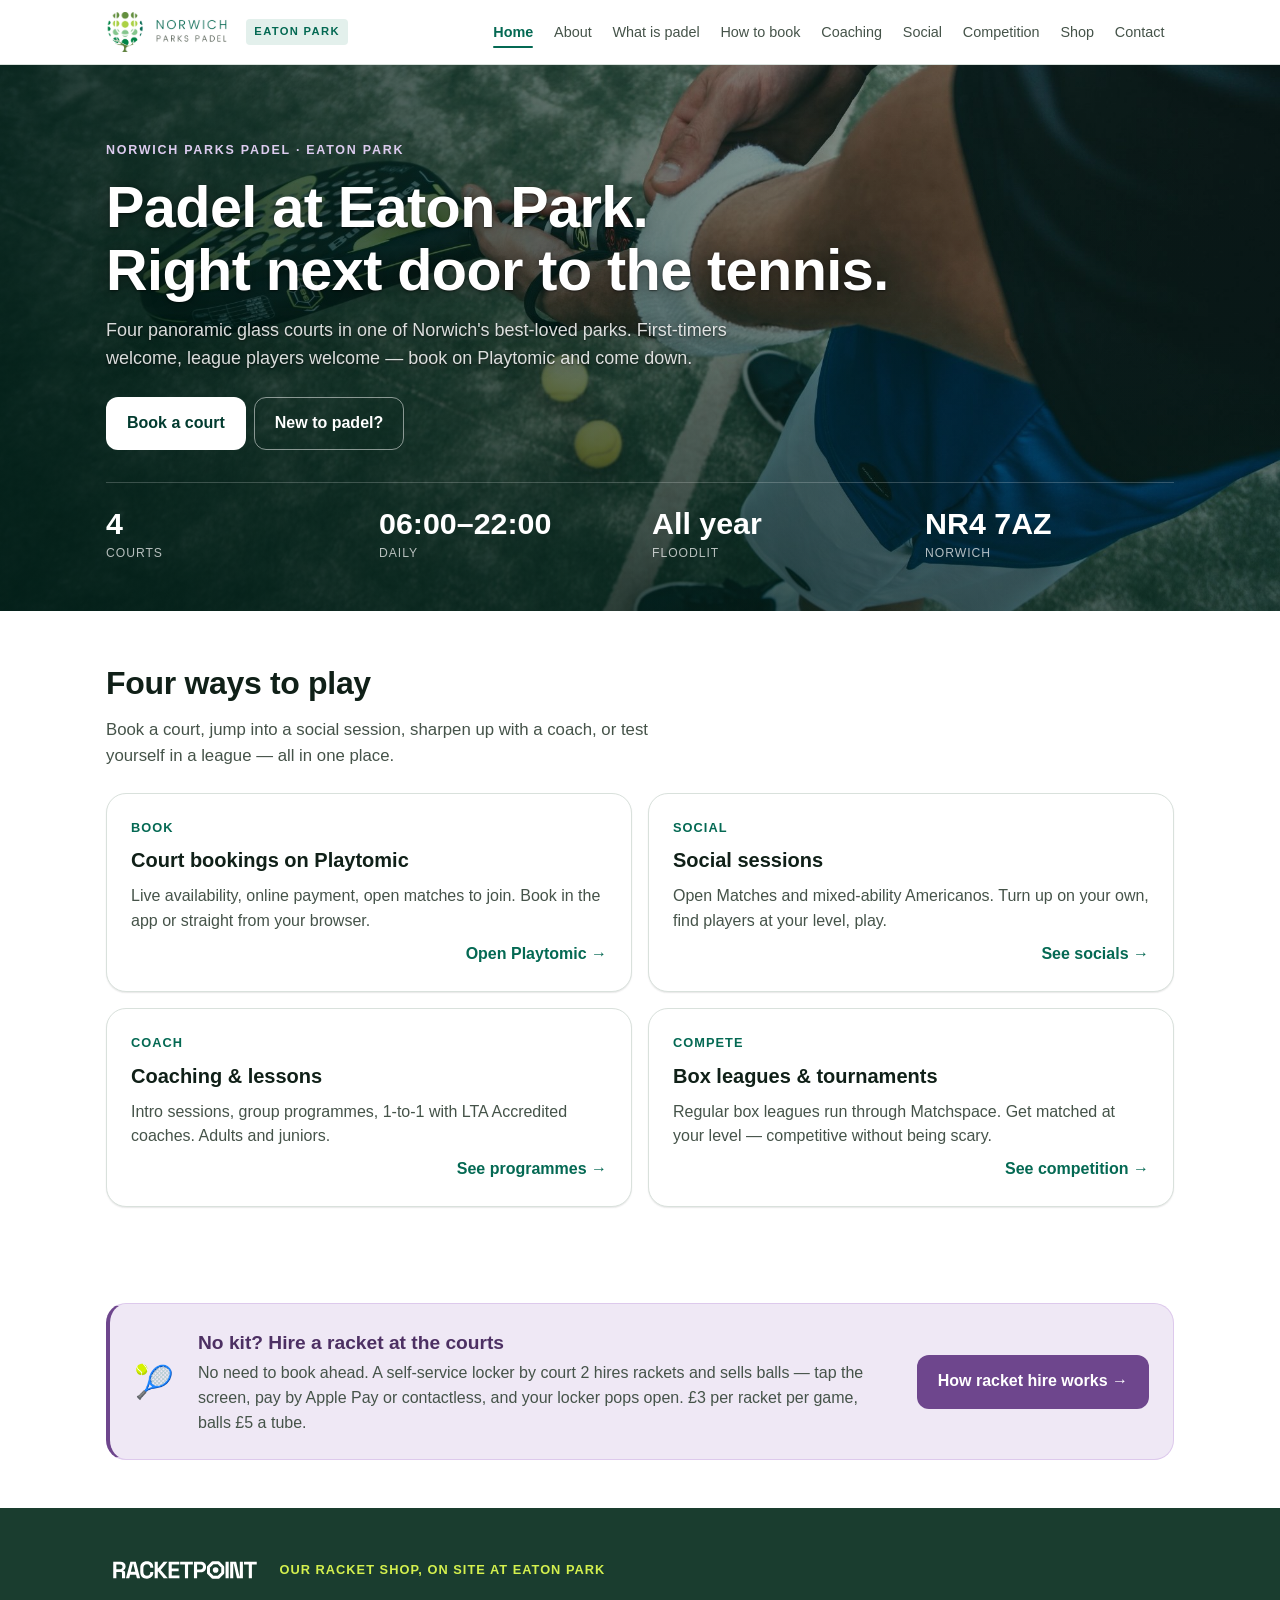
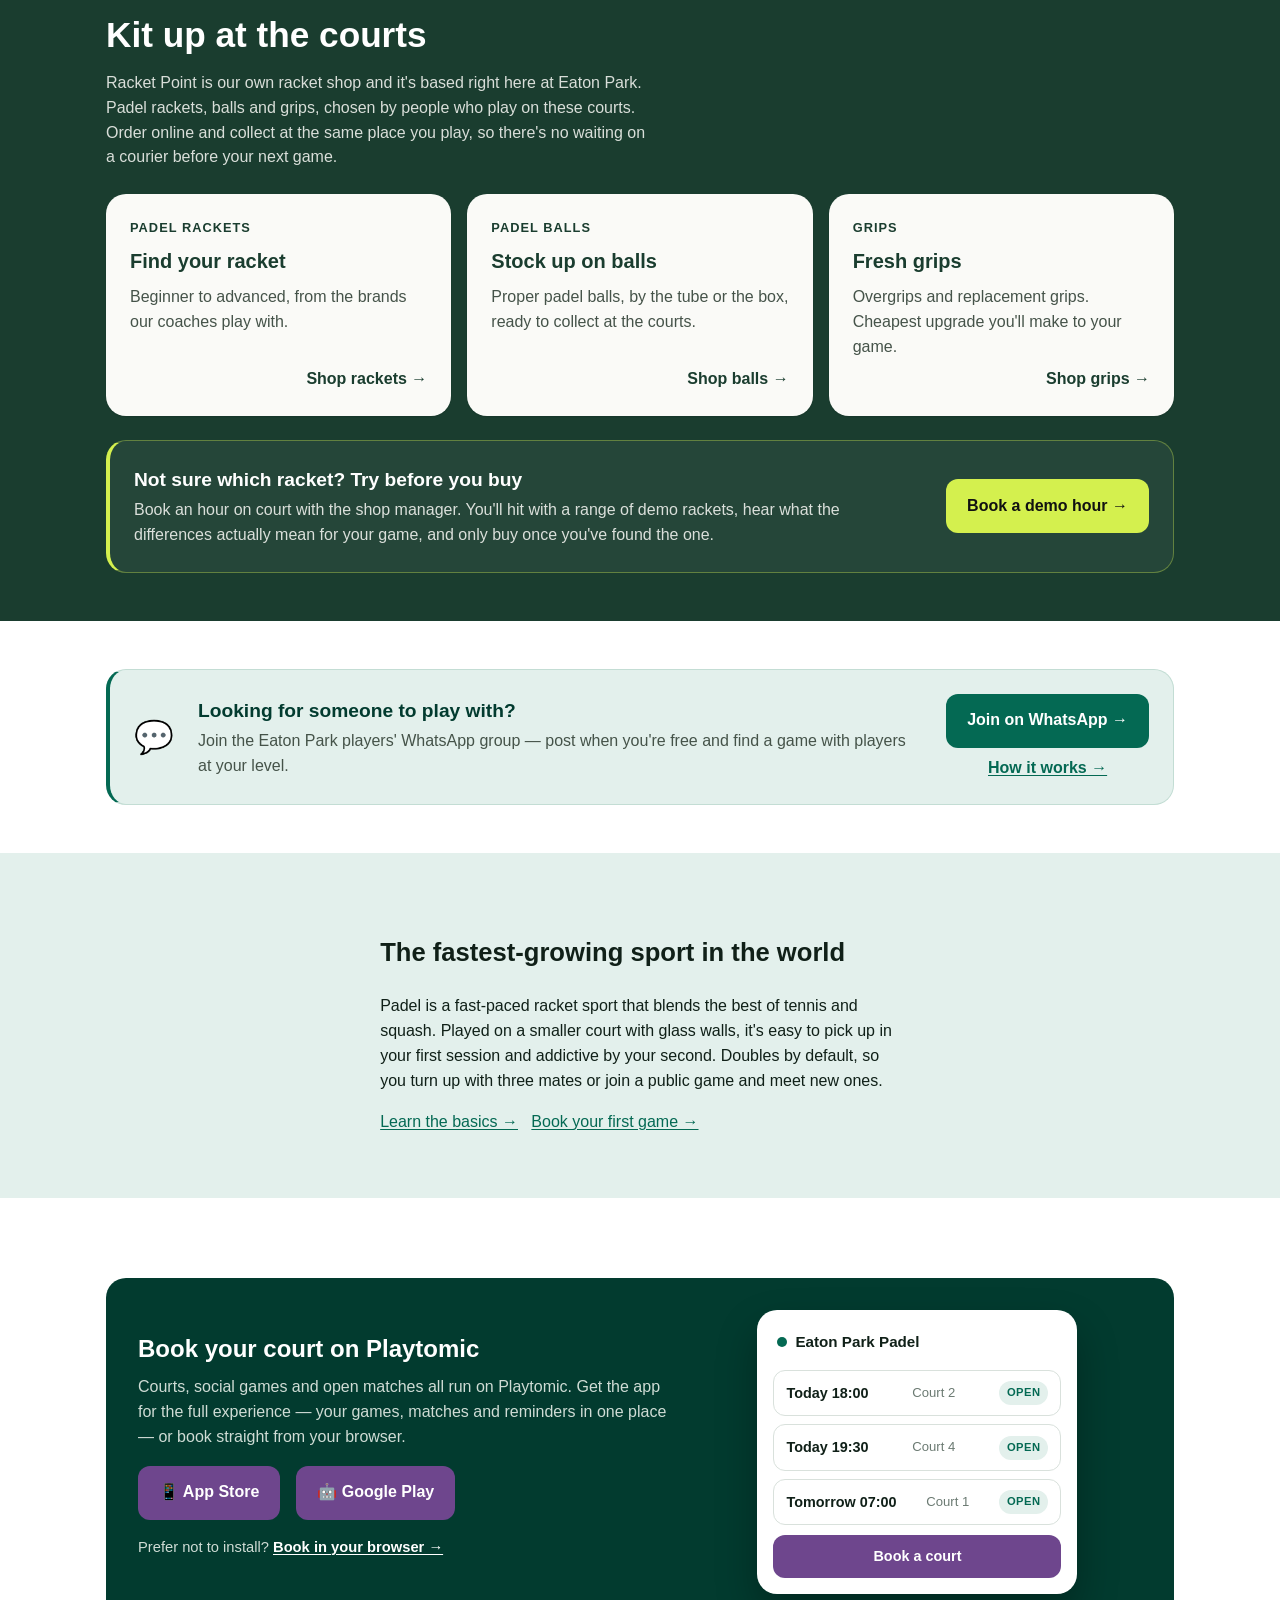
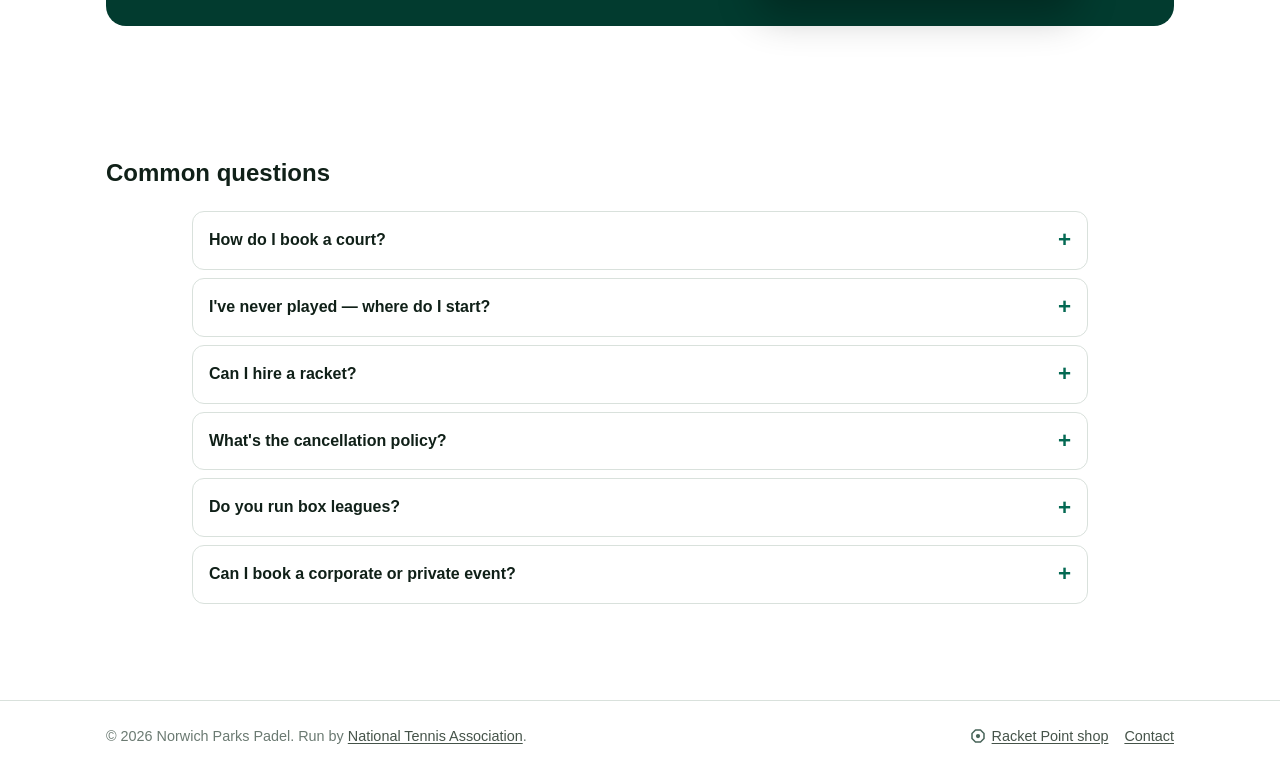
<file: index.html>
<!doctype html>
<html lang="en-GB">
<head>
  <meta charset="utf-8" />
  <meta name="viewport" content="width=device-width, initial-scale=1" />
  <title>Eaton Park Padel — Norwich</title>
  <meta name="description" content="Padel at Eaton Park, Norwich. Book a court on Playtomic, take coaching, join socials, enter box leagues." />
  <link rel="canonical" href="https://eatonparkpadel.org.uk/" />
  <meta property="og:type" content="website" />
  <meta property="og:site_name" content="Norwich Parks Padel — Eaton Park" />
  <meta property="og:title" content="Eaton Park Padel — Norwich" />
  <meta property="og:description" content="Padel at Eaton Park, Norwich. Book a court on Playtomic, take coaching, join socials, enter box leagues." />
  <meta property="og:url" content="https://eatonparkpadel.org.uk/" />
  <meta property="og:image" content="https://eatonparkpadel.org.uk/images/og-image.jpg" />
  <meta property="og:image:width" content="1200" />
  <meta property="og:image:height" content="630" />
  <meta property="og:image:alt" content="Norwich Parks Padel at Eaton Park" />
  <meta name="twitter:card" content="summary_large_image" />
  <meta name="twitter:title" content="Eaton Park Padel — Norwich" />
  <meta name="twitter:description" content="Padel at Eaton Park, Norwich. Book a court on Playtomic, take coaching, join socials, enter box leagues." />
  <meta name="twitter:image" content="https://eatonparkpadel.org.uk/images/og-image.jpg" />
  <link rel="icon" href="/favicon-2.ico" />
  <link rel="stylesheet" href="/css/styles.css" />
</head>
<body>
  <a href="#main" class="sr-only">Skip to content</a>

  <header class="site-header">
    <div class="container site-header__inner">
      <a class="brand" href="/" aria-label="Norwich Parks Padel — Eaton Park">
        <img class="brand__logo" src="/images/logo/norwich-parks-padel-horizontal.png" srcset="/images/logo/norwich-parks-padel-horizontal.png 1x, /images/logo/norwich-parks-padel-horizontal@2x.png 2x" alt="Norwich Parks Padel" width="200" height="62" />
        <span class="brand__venue">Eaton Park</span>
      </a>
      <button class="nav-toggle" aria-controls="primary-nav" aria-expanded="false" aria-label="Open menu">
        <svg viewBox="0 0 24 24" aria-hidden="true" focusable="false"><path fill="currentColor" d="M3 6h18v2H3zM3 11h18v2H3zM3 16h18v2H3z"/></svg>
      </button>
      <nav id="primary-nav" class="nav" data-open="false" aria-label="Primary">
        <ul>
          <li><a href="/" aria-current="page">Home</a></li>
          <li><a href="/about.html">About</a></li>
          <li><a href="/what-is-padel.html">What is padel</a></li>
          <li><a href="/how-to-book.html">How to book</a></li>
          <li><a href="/coaching.html">Coaching</a></li>
          <li><a href="/social.html">Social</a></li>
          <li><a href="/competition.html">Competition</a></li>
          <li><a href="https://racketpoint.co.uk/collections/padel-rackets" target="_blank" rel="noopener">Shop</a></li>
          <li><a href="/contact.html">Contact</a></li>
        </ul>
      </nav>
    </div>
  </header>

  <main id="main">
    <section class="hero hero--home">
      <img class="hero__photo" src="/images/hero/home.jpg" alt="" onerror="this.remove()" />
      <div class="container hero__inner">
        <p class="hero__eyebrow">Norwich Parks Padel · Eaton Park</p>
        <h1>Padel at Eaton Park.<br />Right next door to the tennis.</h1>
        <p class="lede">Four panoramic glass courts in one of Norwich's best-loved parks. First-timers welcome, league players welcome — book on Playtomic and come down.</p>
        <div class="hero__cta">
          <a class="btn btn--primary" href="https://playtomic.com/clubs/eaton-park-padel" target="_blank" rel="noopener">Book a court</a>
          <a class="btn btn--ghost" href="/what-is-padel.html">New to padel?</a>
        </div>
        <ul class="hero__stats" aria-label="At a glance">
          <li><span class="hero__stat-num">4</span><span class="hero__stat-label">Courts</span></li>
          <li><span class="hero__stat-num">06:00–22:00</span><span class="hero__stat-label">Daily</span></li>
          <li><span class="hero__stat-num">All year</span><span class="hero__stat-label">Floodlit</span></li>
          <li><span class="hero__stat-num">NR4 7AZ</span><span class="hero__stat-label">Norwich</span></li>
        </ul>
      </div>
    </section>

    <section class="section">
      <div class="container">
        <div class="section__head">
          <h2 class="section__title">Four ways to play</h2>
          <p class="section__sub">Book a court, jump into a social session, sharpen up with a coach, or test yourself in a league — all in one place.</p>
        </div>
        <div class="cards">

          <a class="card" href="https://playtomic.com/clubs/eaton-park-padel" target="_blank" rel="noopener">
            <span class="card__eyebrow">Book</span>
            <h3>Court bookings on Playtomic</h3>
            <p>Live availability, online payment, open matches to join. Book in the app or straight from your browser.</p>
            <span class="card__arrow" aria-hidden="true">Open Playtomic →</span>
          </a>

          <a class="card" href="/social.html">
            <span class="card__eyebrow">Social</span>
            <h3>Social sessions</h3>
            <p>Open Matches and mixed-ability Americanos. Turn up on your own, find players at your level, play.</p>
            <span class="card__arrow" aria-hidden="true">See socials →</span>
          </a>

          <a class="card" href="/coaching.html">
            <span class="card__eyebrow">Coach</span>
            <h3>Coaching &amp; lessons</h3>
            <p>Intro sessions, group programmes, 1-to-1 with LTA Accredited coaches. Adults and juniors.</p>
            <span class="card__arrow" aria-hidden="true">See programmes →</span>
          </a>

          <a class="card" href="/competition.html">
            <span class="card__eyebrow">Compete</span>
            <h3>Box leagues &amp; tournaments</h3>
            <p>Regular box leagues run through Matchspace. Get matched at your level — competitive without being scary.</p>
            <span class="card__arrow" aria-hidden="true">See competition →</span>
          </a>

        </div>
      </div>
    </section>

    <section class="section">
      <div class="container">
        <div class="racket-cta">
          <span class="racket-cta__icon" aria-hidden="true">🎾</span>
          <div class="racket-cta__body">
            <h2>No kit? Hire a racket at the courts</h2>
            <p>No need to book ahead. A self-service locker by court 2 hires rackets and sells balls — tap the screen, pay by Apple Pay or contactless, and your locker pops open. £3 per racket per game, balls £5 a tube.</p>
          </div>
          <a class="btn btn--racket" href="/how-to-book.html#racket-hire">How racket hire works →</a>
        </div>
      </div>
    </section>

    <!-- Racket Point — our racket shop, on site at Eaton Park -->
    <section class="section shop" id="shop" aria-labelledby="shop-title">
      <div class="container">
        <div class="shop__head">
          <img class="shop__logo" src="/images/logo/racket-point-wordmark-white.svg" alt="Racket Point" width="180" height="32" loading="lazy" />
          <span class="shop__eyebrow">Our racket shop, on site at Eaton Park</span>
        </div>
        <h2 class="shop__title" id="shop-title">Kit up at the courts</h2>
        <p class="shop__lede">Racket Point is our own racket shop and it's based right here at Eaton Park. Padel rackets, balls and grips, chosen by people who play on these courts. Order online and collect at the same place you play, so there's no waiting on a courier before your next game.</p>

        <div class="shop__grid">
          <a class="shop__tile" href="https://racketpoint.co.uk/collections/padel-rackets" target="_blank" rel="noopener">
            <span class="shop__tile-eyebrow">Padel rackets</span>
            <h3>Find your racket</h3>
            <p>Beginner to advanced, from the brands our coaches play with.</p>
            <span class="shop__tile-arrow" aria-hidden="true">Shop rackets →</span>
          </a>
          <a class="shop__tile" href="https://racketpoint.co.uk/collections/padel-balls" target="_blank" rel="noopener">
            <span class="shop__tile-eyebrow">Padel balls</span>
            <h3>Stock up on balls</h3>
            <p>Proper padel balls, by the tube or the box, ready to collect at the courts.</p>
            <span class="shop__tile-arrow" aria-hidden="true">Shop balls →</span>
          </a>
          <a class="shop__tile" href="https://racketpoint.co.uk/collections/grips" target="_blank" rel="noopener">
            <span class="shop__tile-eyebrow">Grips</span>
            <h3>Fresh grips</h3>
            <p>Overgrips and replacement grips. Cheapest upgrade you'll make to your game.</p>
            <span class="shop__tile-arrow" aria-hidden="true">Shop grips →</span>
          </a>
        </div>

        <div class="shop__demo">
          <div class="shop__demo-body">
            <h3>Not sure which racket? Try before you buy</h3>
            <p>Book an hour on court with the shop manager. You'll hit with a range of demo rackets, hear what the differences actually mean for your game, and only buy once you've found the one.</p>
          </div>
          <a class="btn btn--shop" href="https://racketpoint.co.uk/products/racket-demo-session-norwich?variant=55170781938001" target="_blank" rel="noopener">Book a demo hour →</a>
        </div>
      </div>
    </section>

    <section class="section">
      <div class="container">
        <div class="signpost">
          <span class="signpost__icon" aria-hidden="true">💬</span>
          <div class="signpost__body">
            <h2>Looking for someone to play with?</h2>
            <p>Join the Eaton Park players' WhatsApp group — post when you're free and find a game with players at your level.</p>
          </div>
          <div class="signpost__actions">
            <a class="btn btn--primary" href="https://chat.whatsapp.com/IaMbknXrYeF8EwTE1KRuEY?mode=gi_t" target="_blank" rel="noopener">Join on WhatsApp →</a>
            <a class="signpost__link" href="/social.html#whatsapp">How it works →</a>
          </div>
        </div>
      </div>
    </section>

    <section class="section section--soft">
      <div class="container prose">
        <h2>The fastest-growing sport in the world</h2>
        <p>Padel is a fast-paced racket sport that blends the best of tennis and squash. Played on a smaller court with glass walls, it's easy to pick up in your first session and addictive by your second. Doubles by default, so you turn up with three mates or join a public game and meet new ones.</p>
        <p><a href="/what-is-padel.html">Learn the basics →</a> &nbsp; <a href="/how-to-book.html">Book your first game →</a></p>
      </div>
    </section>

    <section class="section">
      <div class="container">
        <div class="cta-banner">
          <div>
            <h2>Book your court on Playtomic</h2>
            <p>Courts, social games and open matches all run on Playtomic. Get the app for the full experience — your games, matches and reminders in one place — or book straight from your browser.</p>
            <div class="booking">
              <div class="app-links">
                <a class="btn btn--primary" href="https://apps.apple.com/gb/app/playtomic-play-padel/id1242321076" target="_blank" rel="noopener">📱 App Store</a>
                <a class="btn btn--primary" href="https://play.google.com/store/apps/details?id=com.playtomic" target="_blank" rel="noopener">🤖 Google Play</a>
              </div>
              <p class="booking__alt">Prefer not to install? <a href="https://playtomic.com/clubs/eaton-park-padel" target="_blank" rel="noopener">Book in your browser →</a></p>
            </div>
          </div>
          <div class="cta-banner__visual" aria-hidden="true">
            <div class="app-mock">
              <div class="app-mock__head">Eaton Park Padel</div>
              <div class="app-mock__slot"><span class="app-mock__time">Today 18:00</span><span class="app-mock__court">Court 2</span><span class="app-mock__tag">Open</span></div>
              <div class="app-mock__slot"><span class="app-mock__time">Today 19:30</span><span class="app-mock__court">Court 4</span><span class="app-mock__tag">Open</span></div>
              <div class="app-mock__slot"><span class="app-mock__time">Tomorrow 07:00</span><span class="app-mock__court">Court 1</span><span class="app-mock__tag">Open</span></div>
              <div class="app-mock__book">Book a court</div>
            </div>
          </div>
        </div>
      </div>
    </section>

    <section class="section">
      <div class="container">
        <h2 style="margin-top:0;">Common questions</h2>
        <div class="faqs">
          <details>
            <summary>How do I book a court?</summary>
            <div><p>Court bookings go through Playtomic — in the app or straight from your browser. Search for Eaton Park Padel and pick a slot. Full walk-through on the <a href="/how-to-book.html">How to book</a> page.</p></div>
          </details>
          <details>
            <summary>I've never played — where do I start?</summary>
            <div><p>Book onto an Intro to Padel session — they run weekly and are designed for absolute beginners. See <a href="/coaching.html">Coaching</a> for upcoming dates.</p></div>
          </details>
          <details>
            <summary>Can I hire a racket?</summary>
            <div><p>Yes — there's a self-service hire locker by court 2. Hire a racket for £3 per game and buy balls for £5 a tube, right there at the courts, with no need to book ahead. Pay by Apple Pay or contactless. <a href="/how-to-book.html#racket-hire">See how it works →</a></p></div>
          </details>
          <details>
            <summary>What's the cancellation policy?</summary>
            <div><p>Cancel through Playtomic more than 24 hours before your game for a full refund.</p></div>
          </details>
          <details>
            <summary>Do you run box leagues?</summary>
            <div><p>Yes — monthly box leagues run through Matchspace. See the <a href="/competition.html">Competition</a> page.</p></div>
          </details>
          <details>
            <summary>Can I book a corporate or private event?</summary>
            <div><p>Yes — drop us a line via the <a href="/contact.html">Contact</a> page and we'll set it up.</p></div>
          </details>
        </div>
      </div>
    </section>
  </main>

  <footer class="site-footer">
    <div class="container site-footer__inner">
      <span>&copy; <span data-year>2026</span> Norwich Parks Padel. Run by <a href="https://nationaltennis.org.uk" rel="noopener">National Tennis Association</a>.</span>
      <span class="site-footer__links"><a class="site-footer__shop" href="https://racketpoint.co.uk/collections/padel-rackets" target="_blank" rel="noopener"><img src="/images/logo/racket-point-mark.svg" alt="" width="16" height="16" /> Racket Point shop</a><a href="/contact.html">Contact</a></span>
    </div>
  </footer>

  <script src="/js/main.js" defer></script>
  <!-- Intercom chat widget (visitor / no-login) -->
  <script>
    window.intercomSettings = {
      api_base: "https://api-iam.intercom.io",
      app_id: "x44geud6",
    };
  </script>
  <script>
    // We pre-filled your app ID in the widget URL: 'https://widget.intercom.io/widget/x44geud6'
    (function(){var w=window;var ic=w.Intercom;if(typeof ic==="function"){ic('reattach_activator');ic('update',w.intercomSettings);}else{var d=document;var i=function(){i.c(arguments);};i.q=[];i.c=function(args){i.q.push(args);};w.Intercom=i;var l=function(){var s=d.createElement('script');s.type='text/javascript';s.async=true;s.src='https://widget.intercom.io/widget/x44geud6';var x=d.getElementsByTagName('script')[0];x.parentNode.insertBefore(s,x);};if(document.readyState==='complete'){l();}else if(w.attachEvent){w.attachEvent('onload',l);}else{w.addEventListener('load',l,false);}}})();
  </script>
</body>
</html>
</file>
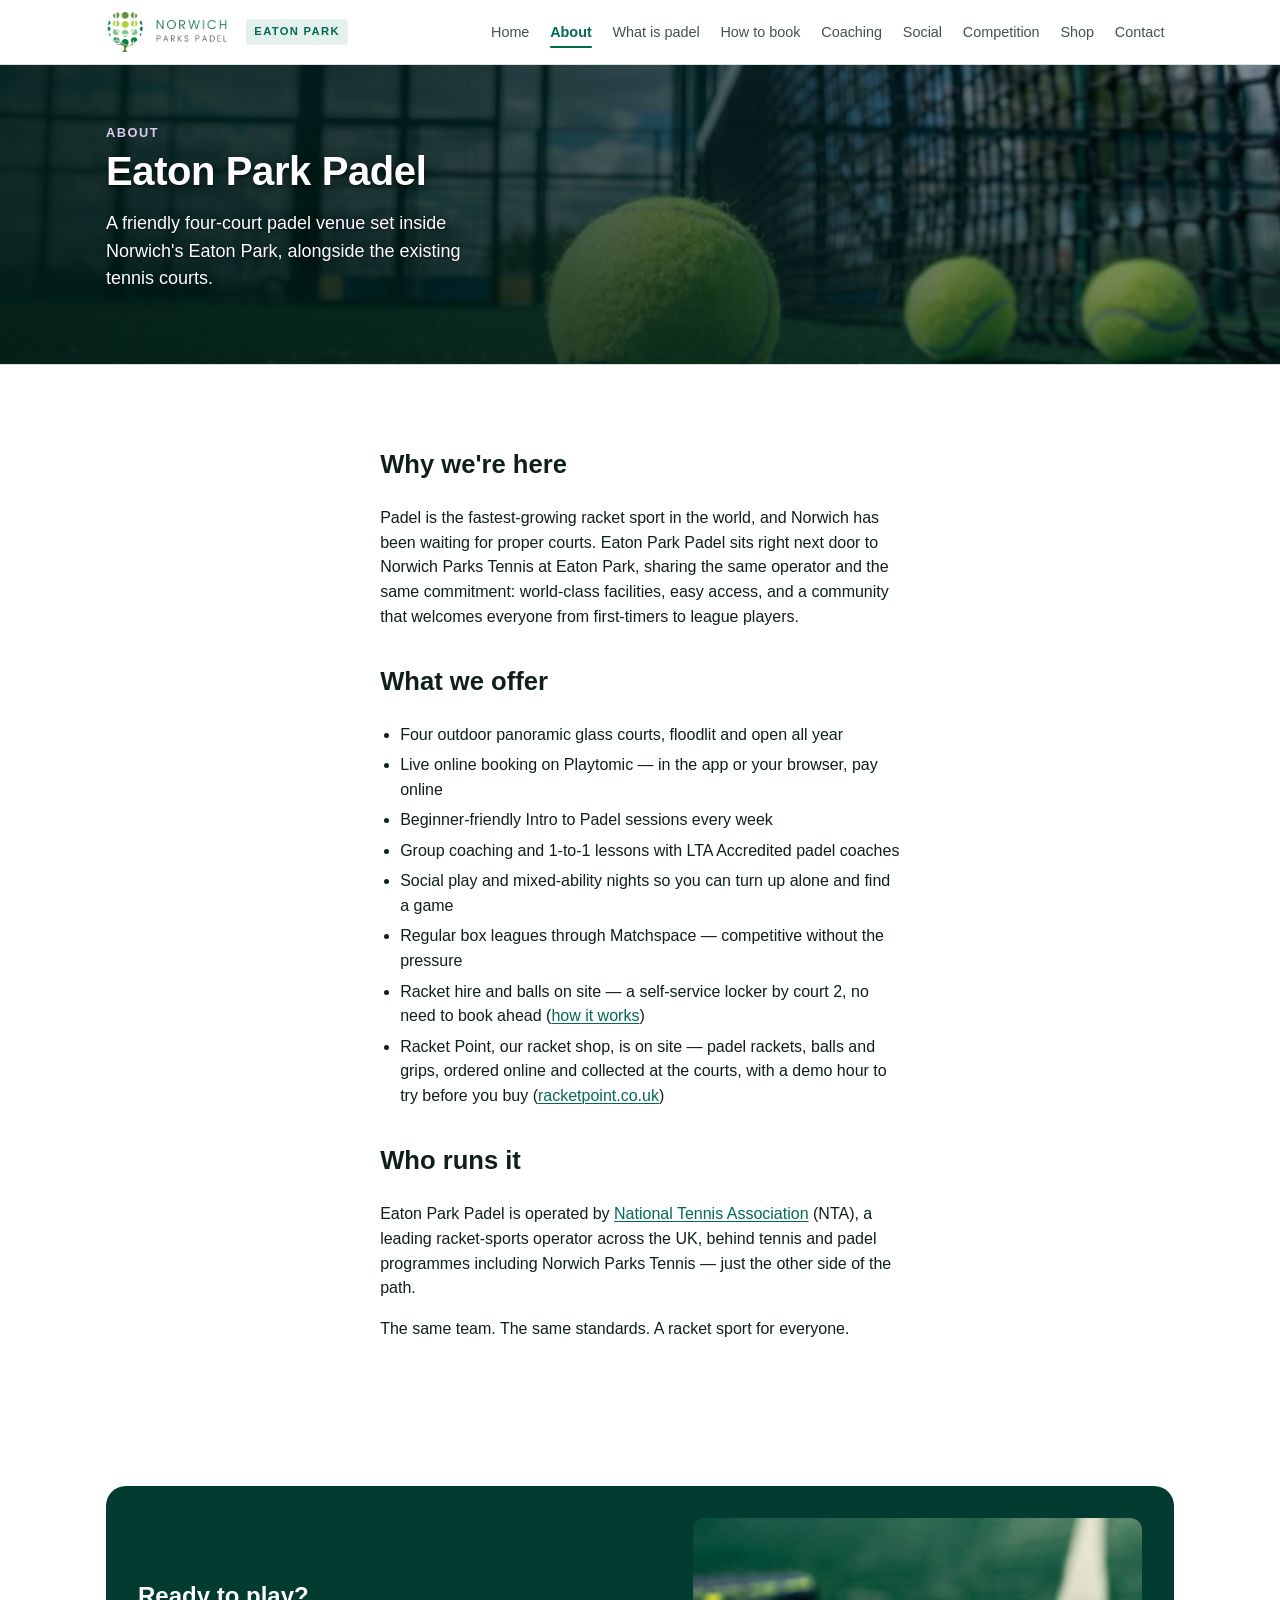
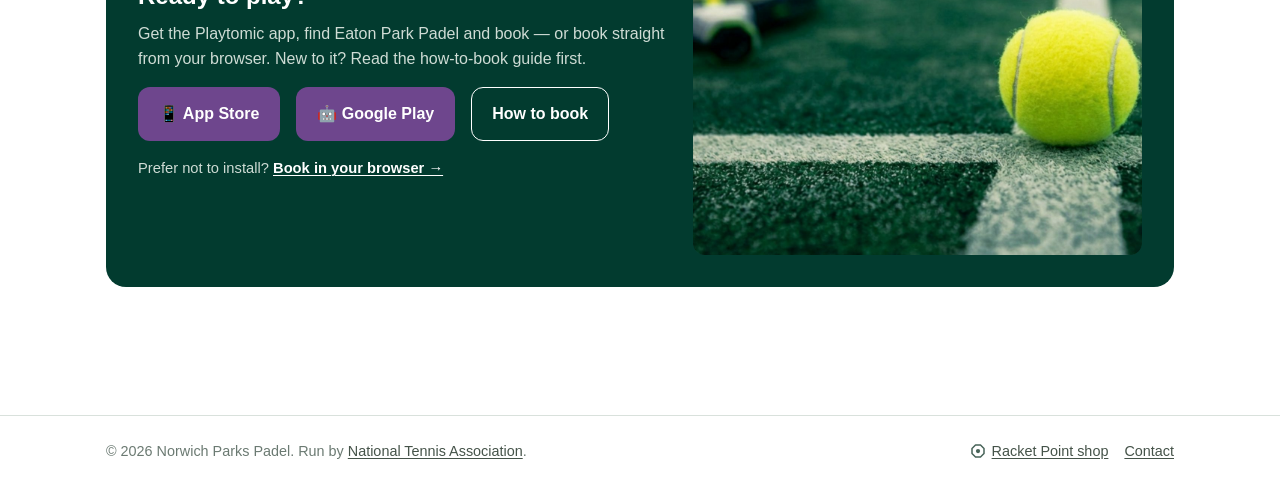
<file: about.html>
<!doctype html>
<html lang="en-GB">
<head>
  <meta charset="utf-8" />
  <meta name="viewport" content="width=device-width, initial-scale=1" />
  <title>About — Eaton Park Padel</title>
  <meta name="description" content="About Eaton Park Padel: why we're here, what we offer, and who runs it." />
  <link rel="canonical" href="https://eatonparkpadel.org.uk/about" />
  <meta property="og:type" content="website" />
  <meta property="og:site_name" content="Norwich Parks Padel — Eaton Park" />
  <meta property="og:title" content="About — Eaton Park Padel" />
  <meta property="og:description" content="About Eaton Park Padel: why we're here, what we offer, and who runs it." />
  <meta property="og:url" content="https://eatonparkpadel.org.uk/about" />
  <meta property="og:image" content="https://eatonparkpadel.org.uk/images/og-image.jpg" />
  <meta property="og:image:width" content="1200" />
  <meta property="og:image:height" content="630" />
  <meta property="og:image:alt" content="Norwich Parks Padel at Eaton Park" />
  <meta name="twitter:card" content="summary_large_image" />
  <meta name="twitter:title" content="About — Eaton Park Padel" />
  <meta name="twitter:description" content="About Eaton Park Padel: why we're here, what we offer, and who runs it." />
  <meta name="twitter:image" content="https://eatonparkpadel.org.uk/images/og-image.jpg" />
  <link rel="icon" href="/favicon-2.ico" />
  <link rel="stylesheet" href="/css/styles.css" />
</head>
<body>
  <a href="#main" class="sr-only">Skip to content</a>

  <header class="site-header">
    <div class="container site-header__inner">
      <a class="brand" href="/" aria-label="Norwich Parks Padel — Eaton Park">
        <img class="brand__logo" src="/images/logo/norwich-parks-padel-horizontal.png" srcset="/images/logo/norwich-parks-padel-horizontal.png 1x, /images/logo/norwich-parks-padel-horizontal@2x.png 2x" alt="Norwich Parks Padel" width="200" height="62" />
        <span class="brand__venue">Eaton Park</span>
      </a>
      <button class="nav-toggle" aria-controls="primary-nav" aria-expanded="false" aria-label="Open menu">
        <svg viewBox="0 0 24 24" aria-hidden="true" focusable="false"><path fill="currentColor" d="M3 6h18v2H3zM3 11h18v2H3zM3 16h18v2H3z"/></svg>
      </button>
      <nav id="primary-nav" class="nav" data-open="false" aria-label="Primary">
        <ul>
          <li><a href="/">Home</a></li>
          <li><a href="/about.html" aria-current="page">About</a></li>
          <li><a href="/what-is-padel.html">What is padel</a></li>
          <li><a href="/how-to-book.html">How to book</a></li>
          <li><a href="/coaching.html">Coaching</a></li>
          <li><a href="/social.html">Social</a></li>
          <li><a href="/competition.html">Competition</a></li>
          <li><a href="https://racketpoint.co.uk/collections/padel-rackets" target="_blank" rel="noopener">Shop</a></li>
          <li><a href="/contact.html">Contact</a></li>
        </ul>
      </nav>
    </div>
  </header>

  <main id="main">
    <section class="hero hero--inner">
      <img class="hero__photo" src="/images/hero/about.jpg" alt="" onerror="this.remove()" />
      <div class="container">
        <span class="eyebrow">About</span>
        <h1>Eaton Park Padel</h1>
        <p class="lede">A friendly four-court padel venue set inside Norwich's Eaton Park, alongside the existing tennis courts.</p>
      </div>
    </section>

    <section class="section">
      <div class="container prose">
        <h2>Why we're here</h2>
        <p>Padel is the fastest-growing racket sport in the world, and Norwich has been waiting for proper courts. Eaton Park Padel sits right next door to Norwich Parks Tennis at Eaton Park, sharing the same operator and the same commitment: world-class facilities, easy access, and a community that welcomes everyone from first-timers to league players.</p>

        <h2>What we offer</h2>
        <ul>
          <li>Four outdoor panoramic glass courts, floodlit and open all year</li>
          <li>Live online booking on Playtomic — in the app or your browser, pay online</li>
          <li>Beginner-friendly Intro to Padel sessions every week</li>
          <li>Group coaching and 1-to-1 lessons with LTA Accredited padel coaches</li>
          <li>Social play and mixed-ability nights so you can turn up alone and find a game</li>
          <li>Regular box leagues through Matchspace — competitive without the pressure</li>
          <li>Racket hire and balls on site — a self-service locker by court 2, no need to book ahead (<a href="/how-to-book.html#racket-hire">how it works</a>)</li>
          <li>Racket Point, our racket shop, is on site — padel rackets, balls and grips, ordered online and collected at the courts, with a demo hour to try before you buy (<a href="https://racketpoint.co.uk/collections/padel-rackets" target="_blank" rel="noopener">racketpoint.co.uk</a>)</li>
        </ul>

        <h2>Who runs it</h2>
        <p>Eaton Park Padel is operated by <a href="https://nationaltennis.org.uk" rel="noopener">National Tennis Association</a> (NTA), a leading racket-sports operator across the UK, behind tennis and padel programmes including Norwich Parks Tennis — just the other side of the path.</p>
        <p>The same team. The same standards. A racket sport for everyone.</p>
      </div>
    </section>

    <section class="section">
      <div class="container">
        <div class="cta-banner">
          <div>
            <h2>Ready to play?</h2>
            <p>Get the Playtomic app, find Eaton Park Padel and book — or book straight from your browser. New to it? Read the how-to-book guide first.</p>
            <div class="booking">
              <div class="app-links">
                <a class="btn btn--primary" href="https://apps.apple.com/gb/app/playtomic-play-padel/id1242321076" target="_blank" rel="noopener">📱 App Store</a>
                <a class="btn btn--primary" href="https://play.google.com/store/apps/details?id=com.playtomic" target="_blank" rel="noopener">🤖 Google Play</a>
                <a class="btn btn--ghost" href="/how-to-book.html" style="color:#fff;border-color:#fff;">How to book</a>
              </div>
              <p class="booking__alt">Prefer not to install? <a href="https://playtomic.com/clubs/eaton-park-padel" target="_blank" rel="noopener">Book in your browser →</a></p>
            </div>
          </div>
          <div class="cta-banner__img" aria-hidden="true">
            <span>Eaton Park photo</span>
            <img src="/images/cta/about.jpg" alt="" loading="lazy" onerror="this.remove()" />
          </div>
        </div>
      </div>
    </section>
  </main>

  <footer class="site-footer">
    <div class="container site-footer__inner">
      <span>&copy; <span data-year>2026</span> Norwich Parks Padel. Run by <a href="https://nationaltennis.org.uk" rel="noopener">National Tennis Association</a>.</span>
      <span class="site-footer__links"><a class="site-footer__shop" href="https://racketpoint.co.uk/collections/padel-rackets" target="_blank" rel="noopener"><img src="/images/logo/racket-point-mark.svg" alt="" width="16" height="16" /> Racket Point shop</a><a href="/contact.html">Contact</a></span>
    </div>
  </footer>

  <script src="/js/main.js" defer></script>
  <!-- Intercom chat widget (visitor / no-login) -->
  <script>
    window.intercomSettings = {
      api_base: "https://api-iam.intercom.io",
      app_id: "x44geud6",
    };
  </script>
  <script>
    // We pre-filled your app ID in the widget URL: 'https://widget.intercom.io/widget/x44geud6'
    (function(){var w=window;var ic=w.Intercom;if(typeof ic==="function"){ic('reattach_activator');ic('update',w.intercomSettings);}else{var d=document;var i=function(){i.c(arguments);};i.q=[];i.c=function(args){i.q.push(args);};w.Intercom=i;var l=function(){var s=d.createElement('script');s.type='text/javascript';s.async=true;s.src='https://widget.intercom.io/widget/x44geud6';var x=d.getElementsByTagName('script')[0];x.parentNode.insertBefore(s,x);};if(document.readyState==='complete'){l();}else if(w.attachEvent){w.attachEvent('onload',l);}else{w.addEventListener('load',l,false);}}})();
  </script>
</body>
</html>
</file>
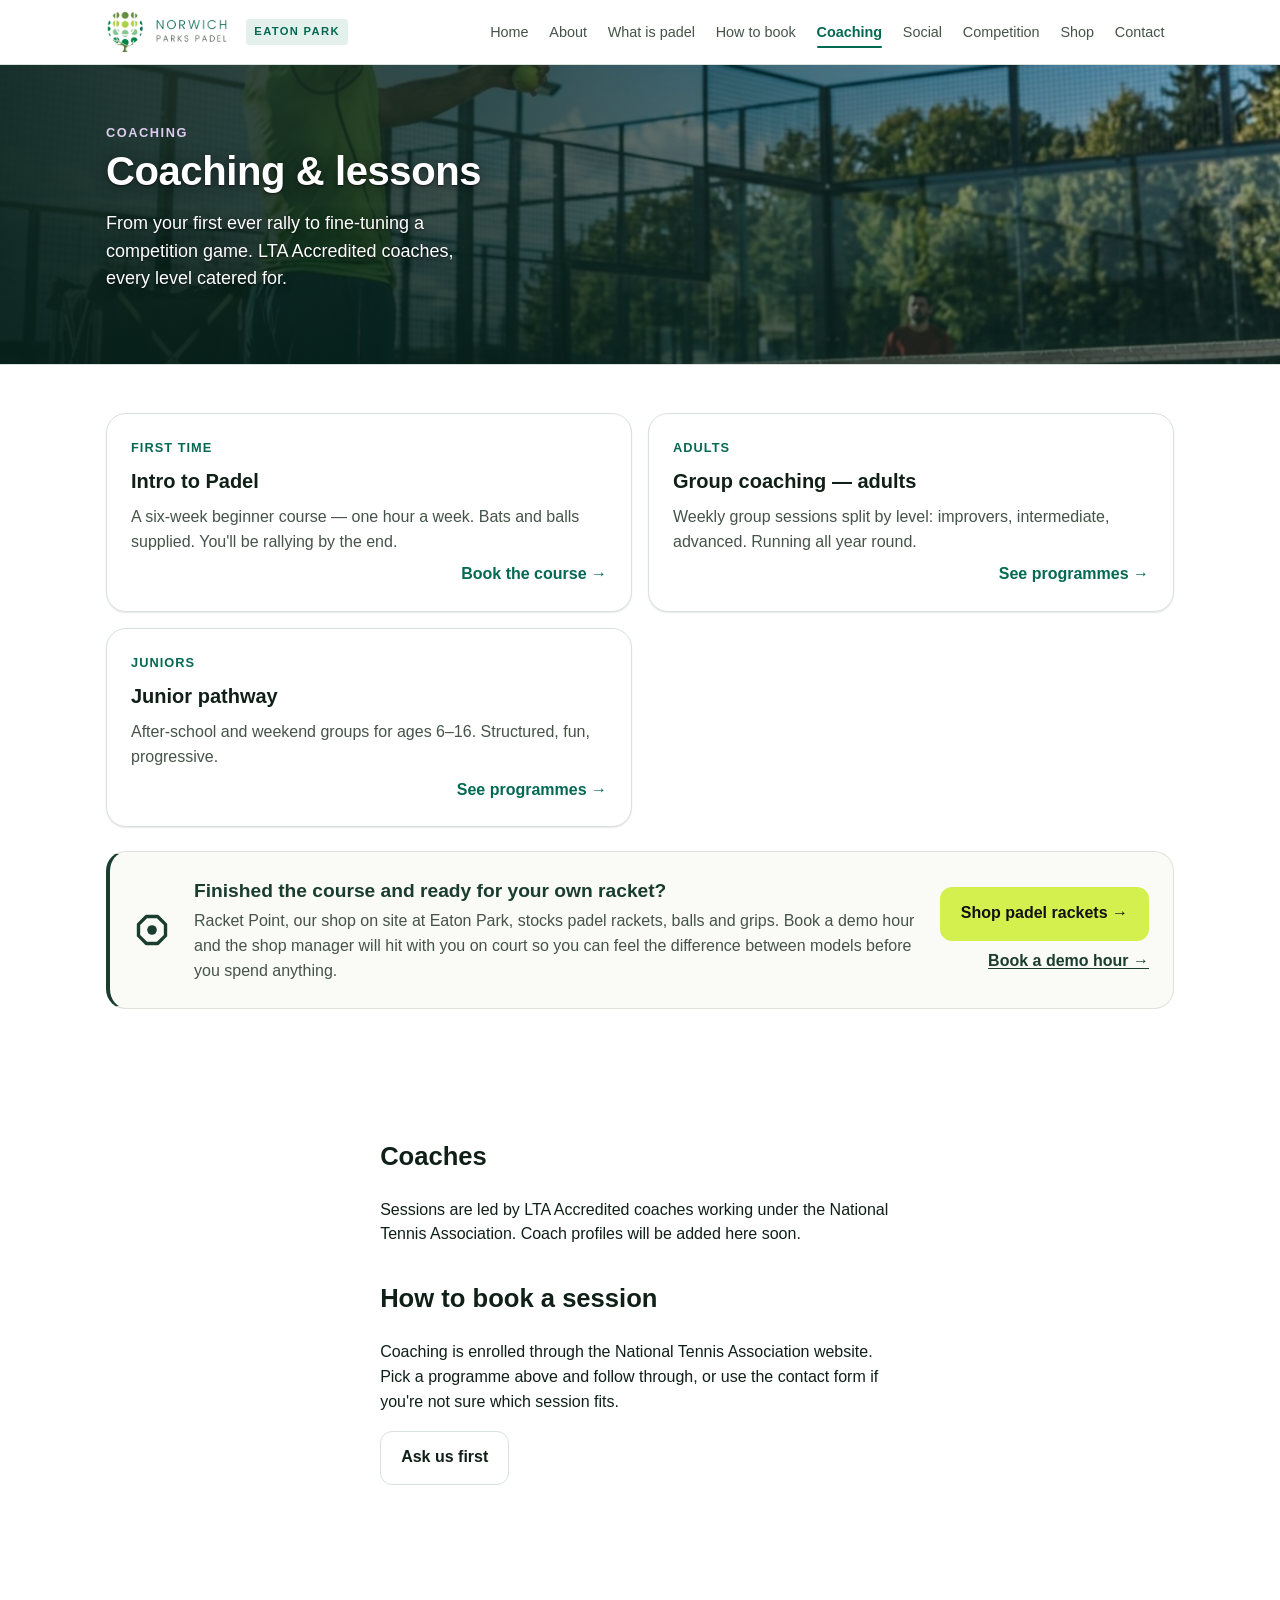
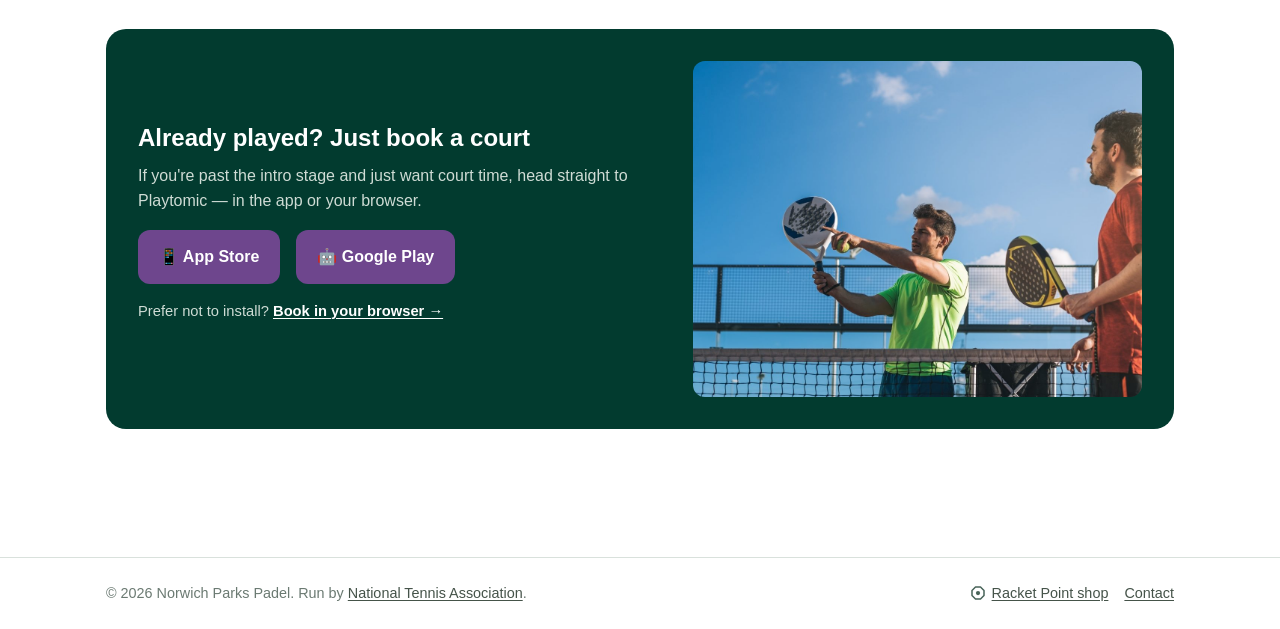
<file: coaching.html>
<!doctype html>
<html lang="en-GB">
<head>
  <meta charset="utf-8" />
  <meta name="viewport" content="width=device-width, initial-scale=1" />
  <title>Coaching — Eaton Park Padel</title>
  <meta name="description" content="Padel coaching at Eaton Park Norwich. Intro sessions, group programmes, junior pathway, and 1-to-1 with LTA Accredited coaches." />
  <link rel="canonical" href="https://eatonparkpadel.org.uk/coaching" />
  <meta property="og:type" content="website" />
  <meta property="og:site_name" content="Norwich Parks Padel — Eaton Park" />
  <meta property="og:title" content="Coaching — Eaton Park Padel" />
  <meta property="og:description" content="Padel coaching at Eaton Park Norwich. Intro sessions, group programmes, junior pathway, and 1-to-1 with LTA Accredited coaches." />
  <meta property="og:url" content="https://eatonparkpadel.org.uk/coaching" />
  <meta property="og:image" content="https://eatonparkpadel.org.uk/images/og-image.jpg" />
  <meta property="og:image:width" content="1200" />
  <meta property="og:image:height" content="630" />
  <meta property="og:image:alt" content="Norwich Parks Padel at Eaton Park" />
  <meta name="twitter:card" content="summary_large_image" />
  <meta name="twitter:title" content="Coaching — Eaton Park Padel" />
  <meta name="twitter:description" content="Padel coaching at Eaton Park Norwich. Intro sessions, group programmes, junior pathway, and 1-to-1 with LTA Accredited coaches." />
  <meta name="twitter:image" content="https://eatonparkpadel.org.uk/images/og-image.jpg" />
  <link rel="icon" href="/favicon-2.ico" />
  <link rel="stylesheet" href="/css/styles.css" />
</head>
<body>
  <a href="#main" class="sr-only">Skip to content</a>

  <header class="site-header">
    <div class="container site-header__inner">
      <a class="brand" href="/" aria-label="Norwich Parks Padel — Eaton Park">
        <img class="brand__logo" src="/images/logo/norwich-parks-padel-horizontal.png" srcset="/images/logo/norwich-parks-padel-horizontal.png 1x, /images/logo/norwich-parks-padel-horizontal@2x.png 2x" alt="Norwich Parks Padel" width="200" height="62" />
        <span class="brand__venue">Eaton Park</span>
      </a>
      <button class="nav-toggle" aria-controls="primary-nav" aria-expanded="false" aria-label="Open menu">
        <svg viewBox="0 0 24 24" aria-hidden="true" focusable="false"><path fill="currentColor" d="M3 6h18v2H3zM3 11h18v2H3zM3 16h18v2H3z"/></svg>
      </button>
      <nav id="primary-nav" class="nav" data-open="false" aria-label="Primary">
        <ul>
          <li><a href="/">Home</a></li>
          <li><a href="/about.html">About</a></li>
          <li><a href="/what-is-padel.html">What is padel</a></li>
          <li><a href="/how-to-book.html">How to book</a></li>
          <li><a href="/coaching.html" aria-current="page">Coaching</a></li>
          <li><a href="/social.html">Social</a></li>
          <li><a href="/competition.html">Competition</a></li>
          <li><a href="https://racketpoint.co.uk/collections/padel-rackets" target="_blank" rel="noopener">Shop</a></li>
          <li><a href="/contact.html">Contact</a></li>
        </ul>
      </nav>
    </div>
  </header>

  <main id="main">
    <section class="hero hero--inner">
      <img class="hero__photo" src="/images/hero/coaching.jpg" alt="" onerror="this.remove()" />
      <div class="container">
        <span class="eyebrow">Coaching</span>
        <h1>Coaching &amp; lessons</h1>
        <p class="lede">From your first ever rally to fine-tuning a competition game. LTA Accredited coaches, every level catered for.</p>
      </div>
    </section>

    <section class="section">
      <div class="container">

        <div class="cards">

          <a class="card" href="https://playtomic.com/clubs/eaton-park-padel" target="_blank" rel="noopener">
            <span class="card__eyebrow">First time</span>
            <h3>Intro to Padel</h3>
            <p>A six-week beginner course — one hour a week. Bats and balls supplied. You'll be rallying by the end.</p>
            <span class="card__arrow" aria-hidden="true">Book the course →</span>
          </a>

          <a class="card" href="https://nationaltennis.org.uk/locations/eatonparkpadel/#adults_13174" target="_blank" rel="noopener">
            <span class="card__eyebrow">Adults</span>
            <h3>Group coaching — adults</h3>
            <p>Weekly group sessions split by level: improvers, intermediate, advanced. Running all year round.</p>
            <span class="card__arrow" aria-hidden="true">See programmes →</span>
          </a>

          <a class="card" href="https://nationaltennis.org.uk/locations/eatonparkpadel/#junior_13169" target="_blank" rel="noopener">
            <span class="card__eyebrow">Juniors</span>
            <h3>Junior pathway</h3>
            <p>After-school and weekend groups for ages 6–16. Structured, fun, progressive.</p>
            <span class="card__arrow" aria-hidden="true">See programmes →</span>
          </a>

        </div>

        <div class="shop-nudge">
          <img class="shop-nudge__logo" src="/images/logo/racket-point-mark.svg" alt="" width="36" height="36" loading="lazy" />
          <div class="shop-nudge__body">
            <h3>Finished the course and ready for your own racket?</h3>
            <p>Racket Point, our shop on site at Eaton Park, stocks padel rackets, balls and grips. Book a demo hour and the shop manager will hit with you on court so you can feel the difference between models before you spend anything.</p>
          </div>
          <div class="shop-nudge__actions">
            <a class="btn btn--shop" href="https://racketpoint.co.uk/collections/padel-rackets" target="_blank" rel="noopener">Shop padel rackets →</a>
            <a class="shop-nudge__link" href="https://racketpoint.co.uk/products/racket-demo-session-norwich?variant=55170781938001" target="_blank" rel="noopener">Book a demo hour →</a>
          </div>
        </div>

      </div>
    </section>

    <section class="section">
      <div class="container prose">
        <h2>Coaches</h2>
        <p>Sessions are led by LTA Accredited coaches working under the National Tennis Association. Coach profiles will be added here soon.</p>
        <!-- TODO: add coach names, photos and a one-line bio each (Pure Padel "Our People" format) -->

        <h2>How to book a session</h2>
        <p>Coaching is enrolled through the National Tennis Association website. Pick a programme above and follow through, or use the contact form if you're not sure which session fits.</p>
        <p><a class="btn btn--ghost" href="/contact.html">Ask us first</a></p>
      </div>
    </section>

    <section class="section">
      <div class="container">
        <div class="cta-banner">
          <div>
            <h2>Already played? Just book a court</h2>
            <p>If you're past the intro stage and just want court time, head straight to Playtomic — in the app or your browser.</p>
            <div class="booking">
              <div class="app-links">
                <a class="btn btn--primary" href="https://apps.apple.com/gb/app/playtomic-play-padel/id1242321076" target="_blank" rel="noopener">📱 App Store</a>
                <a class="btn btn--primary" href="https://play.google.com/store/apps/details?id=com.playtomic" target="_blank" rel="noopener">🤖 Google Play</a>
              </div>
              <p class="booking__alt">Prefer not to install? <a href="https://playtomic.com/clubs/eaton-park-padel" target="_blank" rel="noopener">Book in your browser →</a></p>
            </div>
          </div>
          <div class="cta-banner__img" aria-hidden="true">
            <span>Coaching photo</span>
            <img src="/images/cta/coaching.jpg" alt="" loading="lazy" onerror="this.remove()" />
          </div>
        </div>
      </div>
    </section>
  </main>

  <footer class="site-footer">
    <div class="container site-footer__inner">
      <span>&copy; <span data-year>2026</span> Norwich Parks Padel. Run by <a href="https://nationaltennis.org.uk" rel="noopener">National Tennis Association</a>.</span>
      <span class="site-footer__links"><a class="site-footer__shop" href="https://racketpoint.co.uk/collections/padel-rackets" target="_blank" rel="noopener"><img src="/images/logo/racket-point-mark.svg" alt="" width="16" height="16" /> Racket Point shop</a><a href="/contact.html">Contact</a></span>
    </div>
  </footer>

  <script src="/js/main.js" defer></script>
  <!-- Intercom chat widget (visitor / no-login) -->
  <script>
    window.intercomSettings = {
      api_base: "https://api-iam.intercom.io",
      app_id: "x44geud6",
    };
  </script>
  <script>
    // We pre-filled your app ID in the widget URL: 'https://widget.intercom.io/widget/x44geud6'
    (function(){var w=window;var ic=w.Intercom;if(typeof ic==="function"){ic('reattach_activator');ic('update',w.intercomSettings);}else{var d=document;var i=function(){i.c(arguments);};i.q=[];i.c=function(args){i.q.push(args);};w.Intercom=i;var l=function(){var s=d.createElement('script');s.type='text/javascript';s.async=true;s.src='https://widget.intercom.io/widget/x44geud6';var x=d.getElementsByTagName('script')[0];x.parentNode.insertBefore(s,x);};if(document.readyState==='complete'){l();}else if(w.attachEvent){w.attachEvent('onload',l);}else{w.addEventListener('load',l,false);}}})();
  </script>
</body>
</html>
</file>
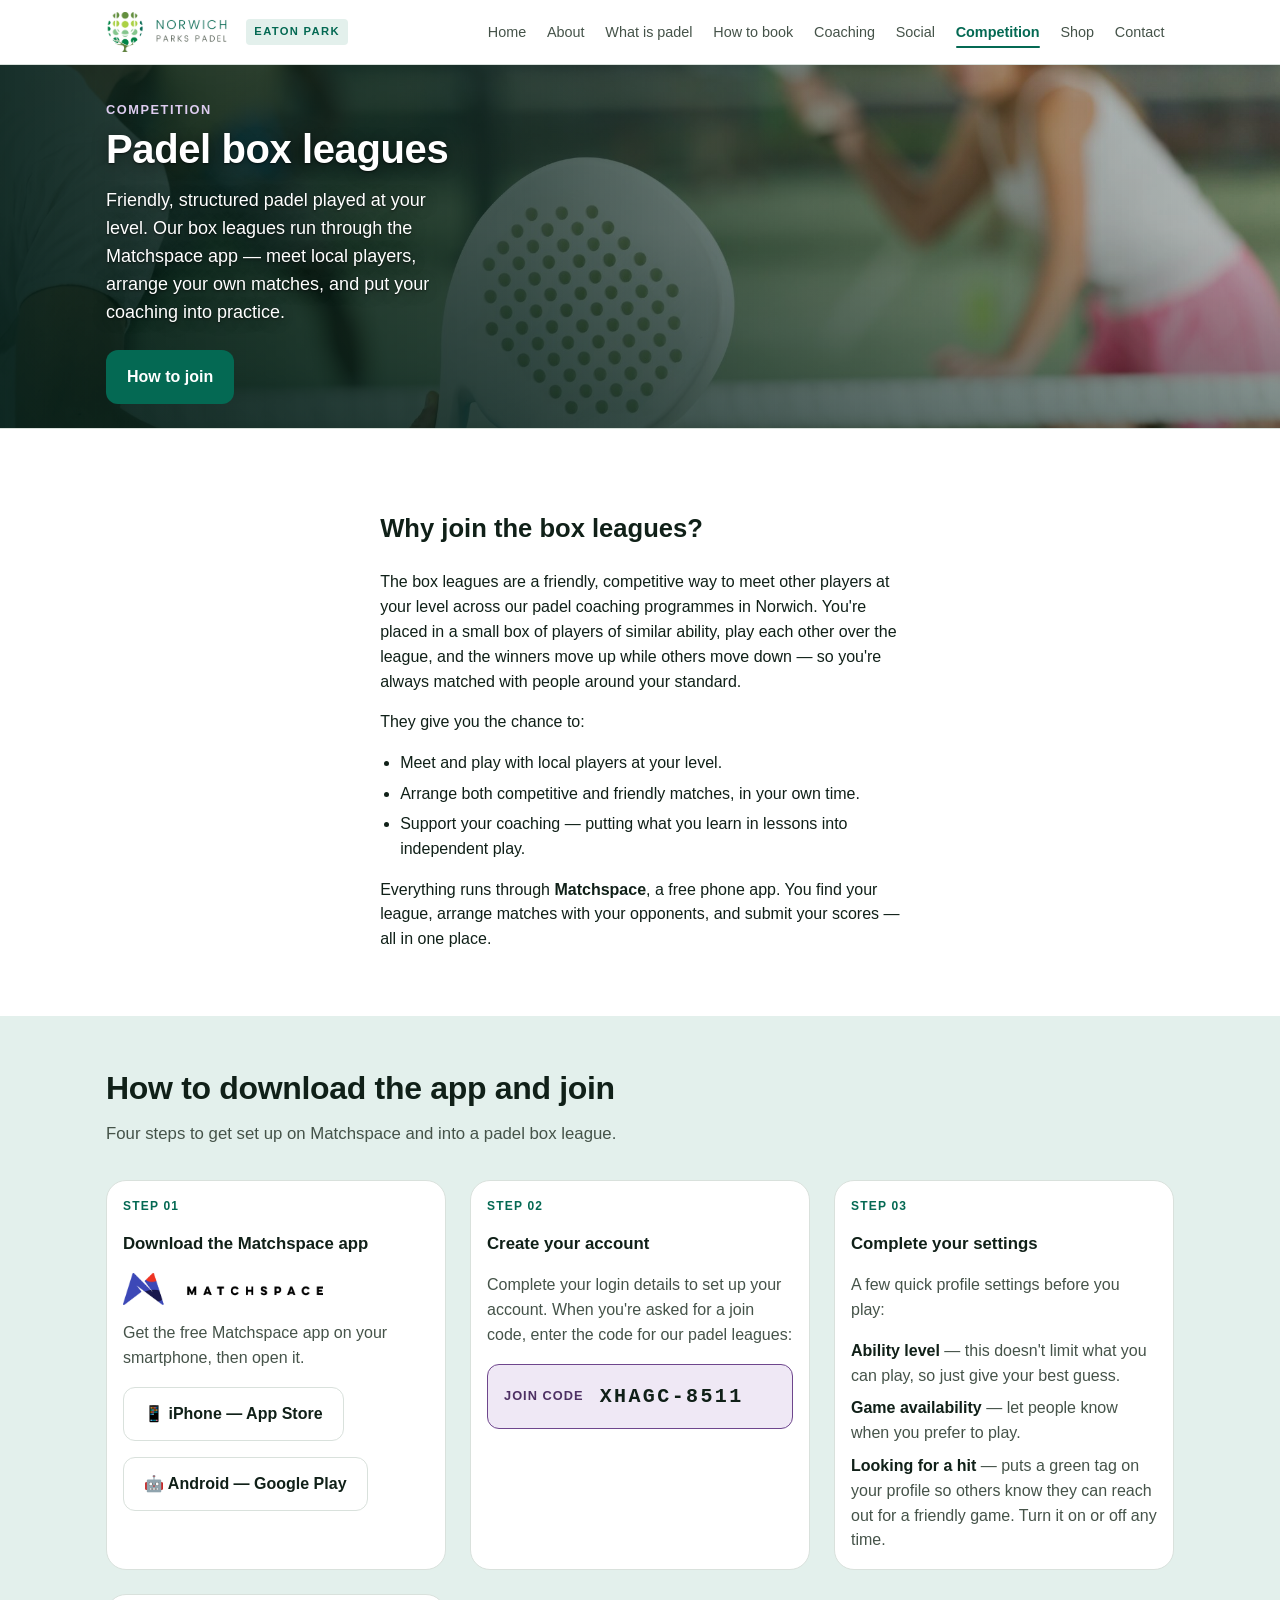
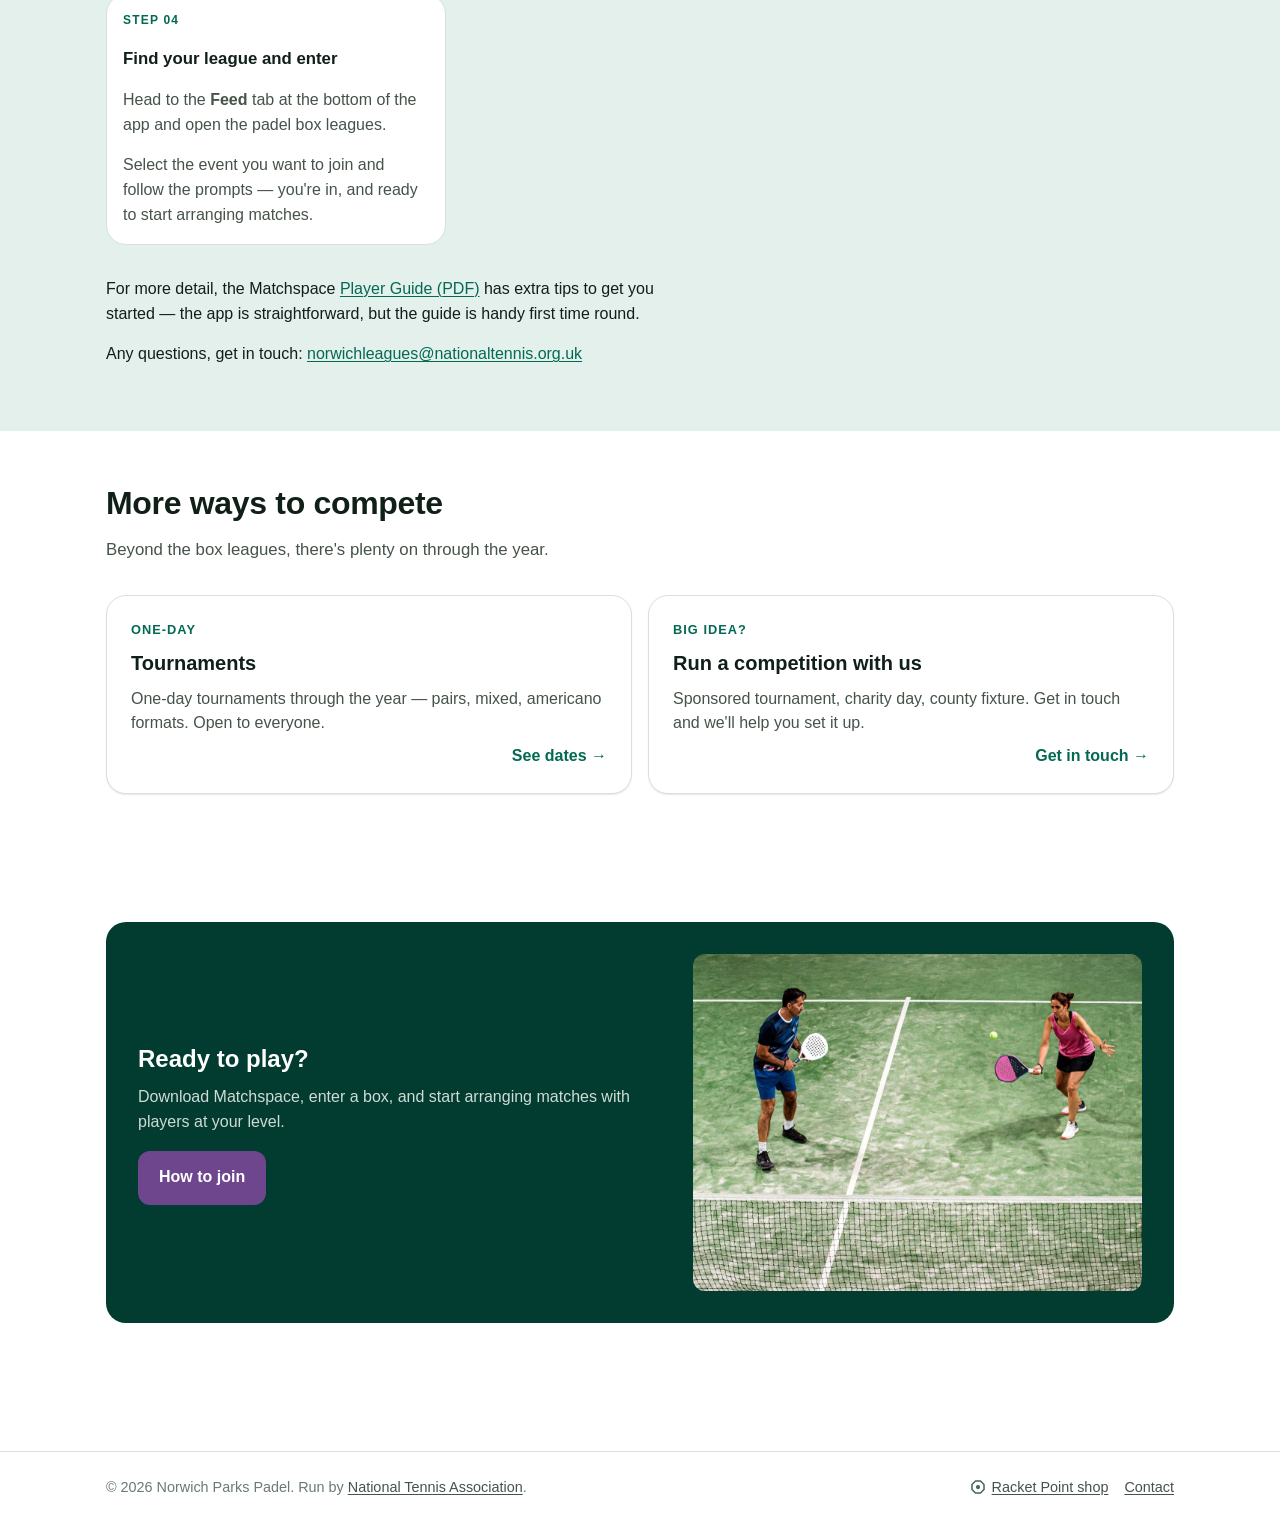
<file: competition.html>
<!doctype html>
<html lang="en-GB">
<head>
  <meta charset="utf-8" />
  <meta name="viewport" content="width=device-width, initial-scale=1" />
  <title>Competition — Eaton Park Padel</title>
  <meta name="description" content="Padel box leagues and tournaments at Eaton Park Norwich. Monthly box leagues via Matchspace, plus internal tournaments through the year." />
  <link rel="canonical" href="https://eatonparkpadel.org.uk/competition" />
  <meta property="og:type" content="website" />
  <meta property="og:site_name" content="Norwich Parks Padel — Eaton Park" />
  <meta property="og:title" content="Competition — Eaton Park Padel" />
  <meta property="og:description" content="Padel box leagues and tournaments at Eaton Park Norwich. Monthly box leagues via Matchspace, plus internal tournaments through the year." />
  <meta property="og:url" content="https://eatonparkpadel.org.uk/competition" />
  <meta property="og:image" content="https://eatonparkpadel.org.uk/images/og-image.jpg" />
  <meta property="og:image:width" content="1200" />
  <meta property="og:image:height" content="630" />
  <meta property="og:image:alt" content="Norwich Parks Padel at Eaton Park" />
  <meta name="twitter:card" content="summary_large_image" />
  <meta name="twitter:title" content="Competition — Eaton Park Padel" />
  <meta name="twitter:description" content="Padel box leagues and tournaments at Eaton Park Norwich. Monthly box leagues via Matchspace, plus internal tournaments through the year." />
  <meta name="twitter:image" content="https://eatonparkpadel.org.uk/images/og-image.jpg" />
  <link rel="icon" href="/favicon-2.ico" />
  <link rel="stylesheet" href="/css/styles.css" />
</head>
<body>
  <a href="#main" class="sr-only">Skip to content</a>

  <header class="site-header">
    <div class="container site-header__inner">
      <a class="brand" href="/" aria-label="Norwich Parks Padel — Eaton Park">
        <img class="brand__logo" src="/images/logo/norwich-parks-padel-horizontal.png" srcset="/images/logo/norwich-parks-padel-horizontal.png 1x, /images/logo/norwich-parks-padel-horizontal@2x.png 2x" alt="Norwich Parks Padel" width="200" height="62" />
        <span class="brand__venue">Eaton Park</span>
      </a>
      <button class="nav-toggle" aria-controls="primary-nav" aria-expanded="false" aria-label="Open menu">
        <svg viewBox="0 0 24 24" aria-hidden="true" focusable="false"><path fill="currentColor" d="M3 6h18v2H3zM3 11h18v2H3zM3 16h18v2H3z"/></svg>
      </button>
      <nav id="primary-nav" class="nav" data-open="false" aria-label="Primary">
        <ul>
          <li><a href="/">Home</a></li>
          <li><a href="/about.html">About</a></li>
          <li><a href="/what-is-padel.html">What is padel</a></li>
          <li><a href="/how-to-book.html">How to book</a></li>
          <li><a href="/coaching.html">Coaching</a></li>
          <li><a href="/social.html">Social</a></li>
          <li><a href="/competition.html" aria-current="page">Competition</a></li>
          <li><a href="https://racketpoint.co.uk/collections/padel-rackets" target="_blank" rel="noopener">Shop</a></li>
          <li><a href="/contact.html">Contact</a></li>
        </ul>
      </nav>
    </div>
  </header>

  <main id="main">
    <section class="hero hero--inner">
      <img class="hero__photo" src="/images/hero/competition.jpg" alt="" onerror="this.remove()" />
      <div class="container">
        <span class="eyebrow">Competition</span>
        <h1>Padel box leagues</h1>
        <p class="lede">Friendly, structured padel played at your level. Our box leagues run through the Matchspace app — meet local players, arrange your own matches, and put your coaching into practice.</p>
        <div class="hero__cta">
          <a class="btn btn--primary" href="#join">How to join</a>
        </div>
      </div>
    </section>

    <!-- ================= OVERVIEW ================= -->
    <section class="section">
      <div class="container prose">
        <h2>Why join the box leagues?</h2>
        <p>The box leagues are a friendly, competitive way to meet other players at your level across our padel coaching programmes in Norwich. You're placed in a small box of players of similar ability, play each other over the league, and the winners move up while others move down — so you're always matched with people around your standard.</p>
        <p>They give you the chance to:</p>
        <ul>
          <li>Meet and play with local players at your level.</li>
          <li>Arrange both competitive and friendly matches, in your own time.</li>
          <li>Support your coaching — putting what you learn in lessons into independent play.</li>
        </ul>
        <p>Everything runs through <strong>Matchspace</strong>, a free phone app. You find your league, arrange matches with your opponents, and submit your scores — all in one place.</p>
      </div>
    </section>

    <!-- ================= HOW TO JOIN (Matchspace guide) ================= -->
    <section class="section section--soft" id="join">
      <div class="container">
        <h2 class="section__title">How to download the app and join</h2>
        <p class="section__sub">Four steps to get set up on Matchspace and into a padel box league.</p>

        <div class="steps">

          <!-- STEP 1 -->
          <div class="step">
            <span class="step__num">Step 01</span>
            <h3>Download the Matchspace app</h3>
            <img class="app-logo" src="/images/matchspace-logo-horizontal.png" alt="Matchspace" width="200" height="32" loading="lazy" />
            <p>Get the free Matchspace app on your smartphone, then open it.</p>
            <div class="app-links">
              <a class="btn btn--ghost" href="https://apps.apple.com/gb/app/matchspace/id1588501362" target="_blank" rel="noopener">📱 iPhone — App Store</a>
              <a class="btn btn--ghost" href="https://play.google.com/store/apps/details?id=uk.co.matchspace.mobileclient" target="_blank" rel="noopener">🤖 Android — Google Play</a>
            </div>
          </div>

          <!-- STEP 2 -->
          <div class="step">
            <span class="step__num">Step 02</span>
            <h3>Create your account</h3>
            <p>Complete your login details to set up your account. When you're asked for a join code, enter the code for our padel leagues:</p>
            <div class="joincode">
              <span class="joincode__label">Join code</span>
              <span class="joincode__value">XHAGC-8511</span>
            </div>
          </div>

          <!-- STEP 3 -->
          <div class="step">
            <span class="step__num">Step 03</span>
            <h3>Complete your settings</h3>
            <p>A few quick profile settings before you play:</p>
            <ul class="keypoints">
              <li><strong>Ability level</strong> — this doesn't limit what you can play, so just give your best guess.</li>
              <li><strong>Game availability</strong> — let people know when you prefer to play.</li>
              <li><strong>Looking for a hit</strong> — puts a green tag on your profile so others know they can reach out for a friendly game. Turn it on or off any time.</li>
            </ul>
          </div>

          <!-- STEP 4 -->
          <div class="step">
            <span class="step__num">Step 04</span>
            <h3>Find your league and enter</h3>
            <p>Head to the <strong>Feed</strong> tab at the bottom of the app and open the padel box leagues.</p>
            <p>Select the event you want to join and follow the prompts — you're in, and ready to start arranging matches.</p>
          </div>

        </div>

        <div class="prose">
          <p>For more detail, the Matchspace <a href="/downloads/matchspace-player-guide.pdf" target="_blank" rel="noopener">Player Guide (PDF)</a> has extra tips to get you started — the app is straightforward, but the guide is handy first time round.</p>
          <p>Any questions, get in touch: <a href="mailto:norwichleagues@nationaltennis.org.uk">norwichleagues@nationaltennis.org.uk</a></p>
        </div>
      </div>
    </section>

    <!-- ================= MORE WAYS TO COMPETE ================= -->
    <section class="section">
      <div class="container">
        <h2 class="section__title">More ways to compete</h2>
        <p class="section__sub">Beyond the box leagues, there's plenty on through the year.</p>

        <div class="cards">

          <a class="card" href="https://nationaltennis.org.uk/compete/" target="_blank" rel="noopener">
            <span class="card__eyebrow">One-day</span>
            <h3>Tournaments</h3>
            <p>One-day tournaments through the year — pairs, mixed, americano formats. Open to everyone.</p>
            <span class="card__arrow" aria-hidden="true">See dates →</span>
          </a>

          <a class="card" href="/contact.html">
            <span class="card__eyebrow">Big idea?</span>
            <h3>Run a competition with us</h3>
            <p>Sponsored tournament, charity day, county fixture. Get in touch and we'll help you set it up.</p>
            <span class="card__arrow" aria-hidden="true">Get in touch →</span>
          </a>

        </div>

        <!-- Tournaments card links to NTA compete hub. Club-ladder card removed pending confirmation it exists for padel. -->

      </div>
    </section>

    <section class="section">
      <div class="container">
        <div class="cta-banner">
          <div>
            <h2>Ready to play?</h2>
            <p>Download Matchspace, enter a box, and start arranging matches with players at your level.</p>
            <a class="btn btn--primary" href="#join">How to join</a>
          </div>
          <div class="cta-banner__img" aria-hidden="true">
            <span>Match photo</span>
            <img src="/images/cta/competition.jpg" alt="" loading="lazy" onerror="this.remove()" />
          </div>
        </div>
      </div>
    </section>
  </main>

  <footer class="site-footer">
    <div class="container site-footer__inner">
      <span>&copy; <span data-year>2026</span> Norwich Parks Padel. Run by <a href="https://nationaltennis.org.uk" rel="noopener">National Tennis Association</a>.</span>
      <span class="site-footer__links"><a class="site-footer__shop" href="https://racketpoint.co.uk/collections/padel-rackets" target="_blank" rel="noopener"><img src="/images/logo/racket-point-mark.svg" alt="" width="16" height="16" /> Racket Point shop</a><a href="/contact.html">Contact</a></span>
    </div>
  </footer>

  <script src="/js/main.js" defer></script>
  <!-- Intercom chat widget (visitor / no-login) -->
  <script>
    window.intercomSettings = {
      api_base: "https://api-iam.intercom.io",
      app_id: "x44geud6",
    };
  </script>
  <script>
    // We pre-filled your app ID in the widget URL: 'https://widget.intercom.io/widget/x44geud6'
    (function(){var w=window;var ic=w.Intercom;if(typeof ic==="function"){ic('reattach_activator');ic('update',w.intercomSettings);}else{var d=document;var i=function(){i.c(arguments);};i.q=[];i.c=function(args){i.q.push(args);};w.Intercom=i;var l=function(){var s=d.createElement('script');s.type='text/javascript';s.async=true;s.src='https://widget.intercom.io/widget/x44geud6';var x=d.getElementsByTagName('script')[0];x.parentNode.insertBefore(s,x);};if(document.readyState==='complete'){l();}else if(w.attachEvent){w.attachEvent('onload',l);}else{w.addEventListener('load',l,false);}}})();
  </script>
</body>
</html>
</file>
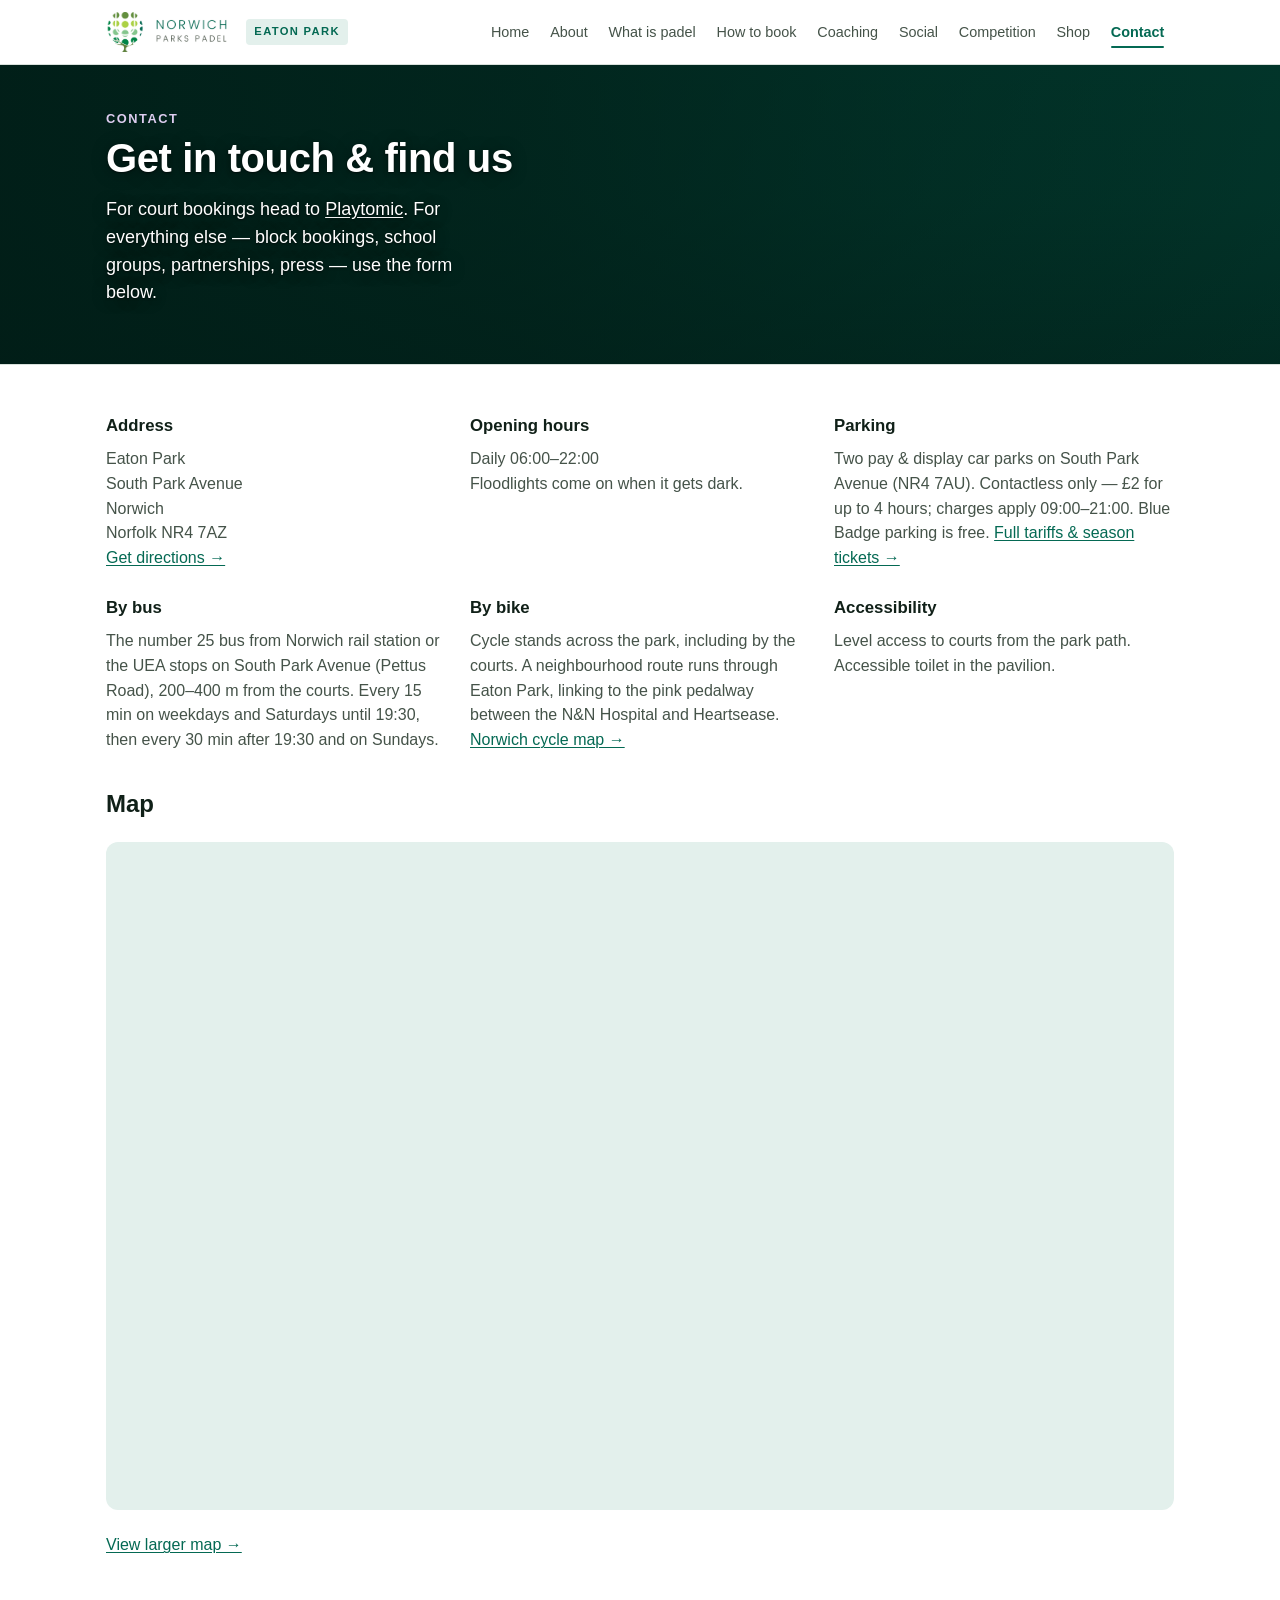
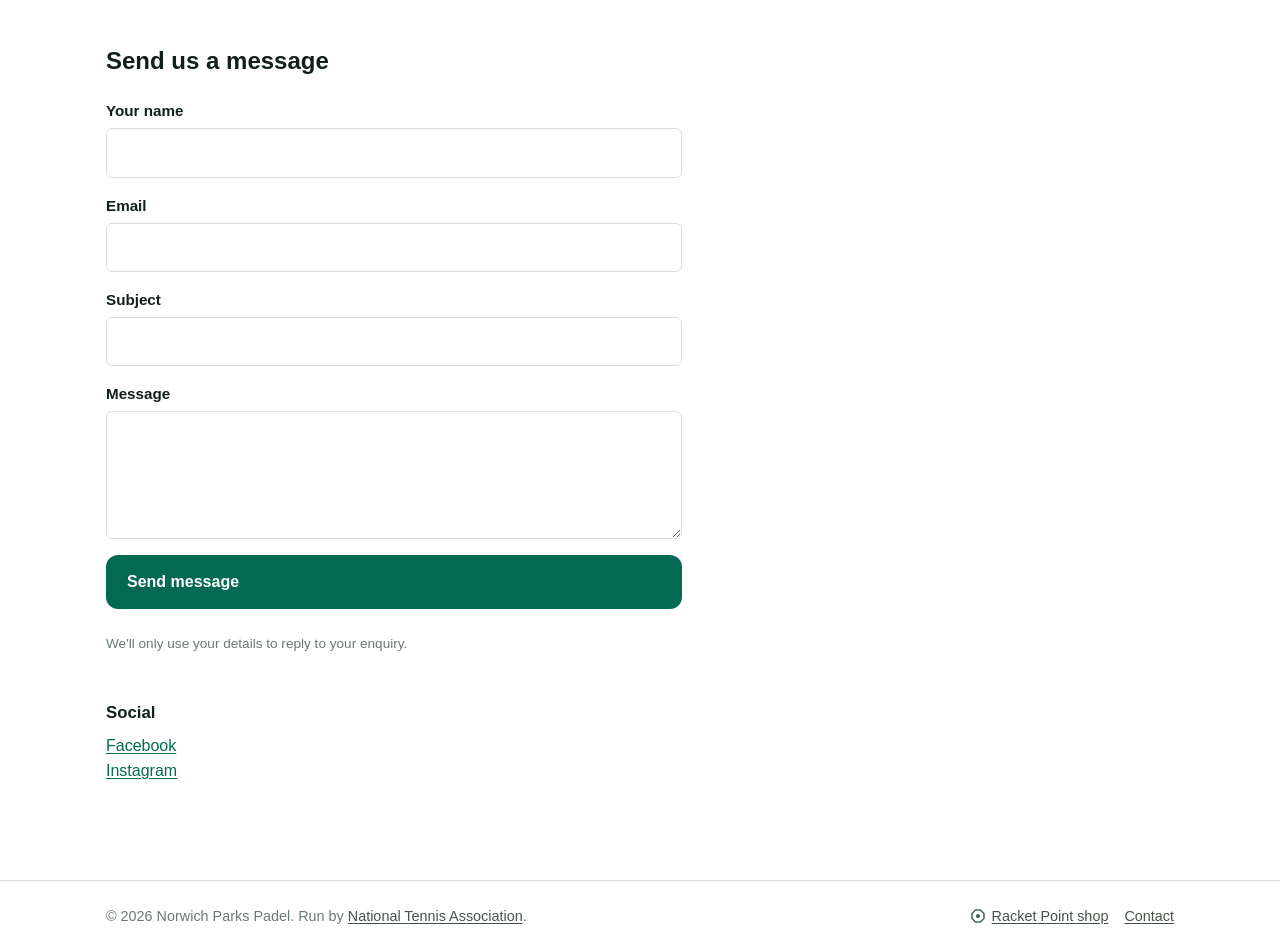
<file: contact.html>
<!doctype html>
<html lang="en-GB">
<head>
  <meta charset="utf-8" />
  <meta name="viewport" content="width=device-width, initial-scale=1" />
  <title>Contact &amp; find us — Eaton Park Padel</title>
  <meta name="description" content="Get in touch with Eaton Park Padel in Norwich. Address, opening hours, parking, and a contact form for everything else." />
  <link rel="canonical" href="https://eatonparkpadel.org.uk/contact" />
  <meta property="og:type" content="website" />
  <meta property="og:site_name" content="Norwich Parks Padel — Eaton Park" />
  <meta property="og:title" content="Contact &amp; find us — Eaton Park Padel" />
  <meta property="og:description" content="Get in touch with Eaton Park Padel in Norwich. Address, opening hours, parking, and a contact form for everything else." />
  <meta property="og:url" content="https://eatonparkpadel.org.uk/contact" />
  <meta property="og:image" content="https://eatonparkpadel.org.uk/images/og-image.jpg" />
  <meta property="og:image:width" content="1200" />
  <meta property="og:image:height" content="630" />
  <meta property="og:image:alt" content="Norwich Parks Padel at Eaton Park" />
  <meta name="twitter:card" content="summary_large_image" />
  <meta name="twitter:title" content="Contact &amp; find us — Eaton Park Padel" />
  <meta name="twitter:description" content="Get in touch with Eaton Park Padel in Norwich. Address, opening hours, parking, and a contact form for everything else." />
  <meta name="twitter:image" content="https://eatonparkpadel.org.uk/images/og-image.jpg" />
  <link rel="icon" href="/favicon-2.ico" />
  <link rel="stylesheet" href="/css/styles.css" />
</head>
<body>
  <a href="#main" class="sr-only">Skip to content</a>

  <header class="site-header">
    <div class="container site-header__inner">
      <a class="brand" href="/" aria-label="Norwich Parks Padel — Eaton Park">
        <img class="brand__logo" src="/images/logo/norwich-parks-padel-horizontal.png" srcset="/images/logo/norwich-parks-padel-horizontal.png 1x, /images/logo/norwich-parks-padel-horizontal@2x.png 2x" alt="Norwich Parks Padel" width="200" height="62" />
        <span class="brand__venue">Eaton Park</span>
      </a>
      <button class="nav-toggle" aria-controls="primary-nav" aria-expanded="false" aria-label="Open menu">
        <svg viewBox="0 0 24 24" aria-hidden="true" focusable="false"><path fill="currentColor" d="M3 6h18v2H3zM3 11h18v2H3zM3 16h18v2H3z"/></svg>
      </button>
      <nav id="primary-nav" class="nav" data-open="false" aria-label="Primary">
        <ul>
          <li><a href="/">Home</a></li>
          <li><a href="/about.html">About</a></li>
          <li><a href="/what-is-padel.html">What is padel</a></li>
          <li><a href="/how-to-book.html">How to book</a></li>
          <li><a href="/coaching.html">Coaching</a></li>
          <li><a href="/social.html">Social</a></li>
          <li><a href="/competition.html">Competition</a></li>
          <li><a href="https://racketpoint.co.uk/collections/padel-rackets" target="_blank" rel="noopener">Shop</a></li>
          <li><a href="/contact.html" aria-current="page">Contact</a></li>
        </ul>
      </nav>
    </div>
  </header>

  <main id="main">
    <section class="hero hero--inner">
      <div class="container">
        <span class="eyebrow">Contact</span>
        <h1>Get in touch &amp; find us</h1>
        <p class="lede">For court bookings head to <a href="https://playtomic.com/clubs/eaton-park-padel" target="_blank" rel="noopener">Playtomic</a>. For everything else — block bookings, school groups, partnerships, press — use the form below.</p>
      </div>
    </section>

    <section class="section">
      <div class="container">

        <div class="info-grid" style="margin-bottom: var(--sp-4);">
          <div>
            <h3>Address</h3>
            <p>Eaton Park<br />South Park Avenue<br />Norwich<br />Norfolk NR4 7AZ</p>
            <p><a href="https://maps.google.com/maps?daddr=52.620381,1.258726" target="_blank" rel="noopener">Get directions →</a></p>
          </div>
          <div>
            <h3>Opening hours</h3>
            <p>Daily 06:00–22:00<br />Floodlights come on when it gets dark.</p>
          </div>
          <div>
            <h3>Parking</h3>
            <p>Two pay &amp; display car parks on South Park Avenue (NR4 7AU). Contactless only — £2 for up to 4 hours; charges apply 09:00–21:00. Blue Badge parking is free. <a href="https://www.norwich.gov.uk/parking/find-car-parking-norwich/eaton-park-car-parks" target="_blank" rel="noopener">Full tariffs &amp; season tickets →</a></p>
            <!-- TODO (Chris to confirm on site): car parks are open-access; 09:00–21:00 is the charging window, not gate hours. Verify whether parking is genuinely free before 09:00 before stating it publicly. -->
          </div>
          <div>
            <h3>By bus</h3>
            <p>The number 25 bus from Norwich rail station or the UEA stops on South Park Avenue (Pettus Road), 200–400 m from the courts. Every 15 min on weekdays and Saturdays until 19:30, then every 30 min after 19:30 and on Sundays.</p>
          </div>
          <div>
            <h3>By bike</h3>
            <p>Cycle stands across the park, including by the courts. A neighbourhood route runs through Eaton Park, linking to the pink pedalway between the N&amp;N Hospital and Heartsease. <a href="https://www.norwich.gov.uk/downloads/file/3488/norwich_cycle_map" target="_blank" rel="noopener">Norwich cycle map →</a></p>
          </div>
          <div>
            <h3>Accessibility</h3>
            <p>Level access to courts from the park path. Accessible toilet in the pavilion.</p>
          </div>
        </div>

        <h2>Map</h2>
        <iframe class="map-frame"
                title="Map showing Eaton Park Padel, Norwich"
                src="https://www.openstreetmap.org/export/embed.html?bbox=1.247726%2C52.614381%2C1.269726%2C52.626381&amp;layer=mapnik&amp;marker=52.620381%2C1.258726"
                loading="lazy"
                referrerpolicy="no-referrer-when-downgrade"></iframe>
        <p><a href="https://www.openstreetmap.org/?mlat=52.620381&amp;mlon=1.258726#map=17/52.620381/1.258726" target="_blank" rel="noopener">View larger map →</a></p>

      </div>
    </section>

    <section class="section" style="padding-top:0;">
      <div class="container">
        <h2>Send us a message</h2>
        <form class="form" action="https://formsubmit.co/hello@nationaltennis.org.uk" method="post">
          <input type="hidden" name="_subject" value="New enquiry — Eaton Park Padel website" />
          <input type="hidden" name="_template" value="table" />
          <input type="hidden" name="_captcha" value="false" />
          <!-- honeypot: bots fill this, humans never see it -->
          <input type="text" name="_honey" tabindex="-1" autocomplete="off" aria-hidden="true" style="display:none" />
          <div class="field">
            <label for="name">Your name</label>
            <input id="name" name="name" type="text" autocomplete="name" required />
          </div>
          <div class="field">
            <label for="email">Email</label>
            <input id="email" name="email" type="email" autocomplete="email" required />
          </div>
          <div class="field">
            <label for="subject">Subject</label>
            <input id="subject" name="subject" type="text" required />
          </div>
          <div class="field">
            <label for="message">Message</label>
            <textarea id="message" name="message" required></textarea>
          </div>
          <button class="btn btn--primary" type="submit">Send message</button>
          <p style="font-size:.85rem;color:var(--c-muted);margin-top:var(--sp-1);">We'll only use your details to reply to your enquiry.</p>
        </form>
        <!-- Contact form posts to FormSubmit (https://formsubmit.co), routing to hello@nationaltennis.org.uk.
             ACTIVATION: the first submission triggers a one-time confirmation email to that inbox — click the link once to enable.
             Privacy: submissions pass through formsubmit.co (third party). To keep everything in the M365 tenant, swap to a Microsoft Form instead (like the racket form). -->

        <div class="info-grid" style="margin-top: var(--sp-4);">
          <div>
            <h3>Social</h3>
            <!-- Intentionally points at Norwich Parks Tennis socials for now; swap to dedicated padel handles when they exist -->
            <p>
              <a href="https://facebook.com/NorwichTennis" target="_blank" rel="noopener">Facebook</a><br />
              <a href="https://instagram.com/norwichparkstennis" target="_blank" rel="noopener">Instagram</a>
            </p>
          </div>
        </div>
      </div>
    </section>
  </main>

  <footer class="site-footer">
    <div class="container site-footer__inner">
      <span>&copy; <span data-year>2026</span> Norwich Parks Padel. Run by <a href="https://nationaltennis.org.uk" rel="noopener">National Tennis Association</a>.</span>
      <span class="site-footer__links"><a class="site-footer__shop" href="https://racketpoint.co.uk/collections/padel-rackets" target="_blank" rel="noopener"><img src="/images/logo/racket-point-mark.svg" alt="" width="16" height="16" /> Racket Point shop</a><a href="/contact.html">Contact</a></span>
    </div>
  </footer>

  <script src="/js/main.js" defer></script>
  <!-- Intercom chat widget (visitor / no-login) -->
  <script>
    window.intercomSettings = {
      api_base: "https://api-iam.intercom.io",
      app_id: "x44geud6",
    };
  </script>
  <script>
    // We pre-filled your app ID in the widget URL: 'https://widget.intercom.io/widget/x44geud6'
    (function(){var w=window;var ic=w.Intercom;if(typeof ic==="function"){ic('reattach_activator');ic('update',w.intercomSettings);}else{var d=document;var i=function(){i.c(arguments);};i.q=[];i.c=function(args){i.q.push(args);};w.Intercom=i;var l=function(){var s=d.createElement('script');s.type='text/javascript';s.async=true;s.src='https://widget.intercom.io/widget/x44geud6';var x=d.getElementsByTagName('script')[0];x.parentNode.insertBefore(s,x);};if(document.readyState==='complete'){l();}else if(w.attachEvent){w.attachEvent('onload',l);}else{w.addEventListener('load',l,false);}}})();
  </script>
</body>
</html>
</file>
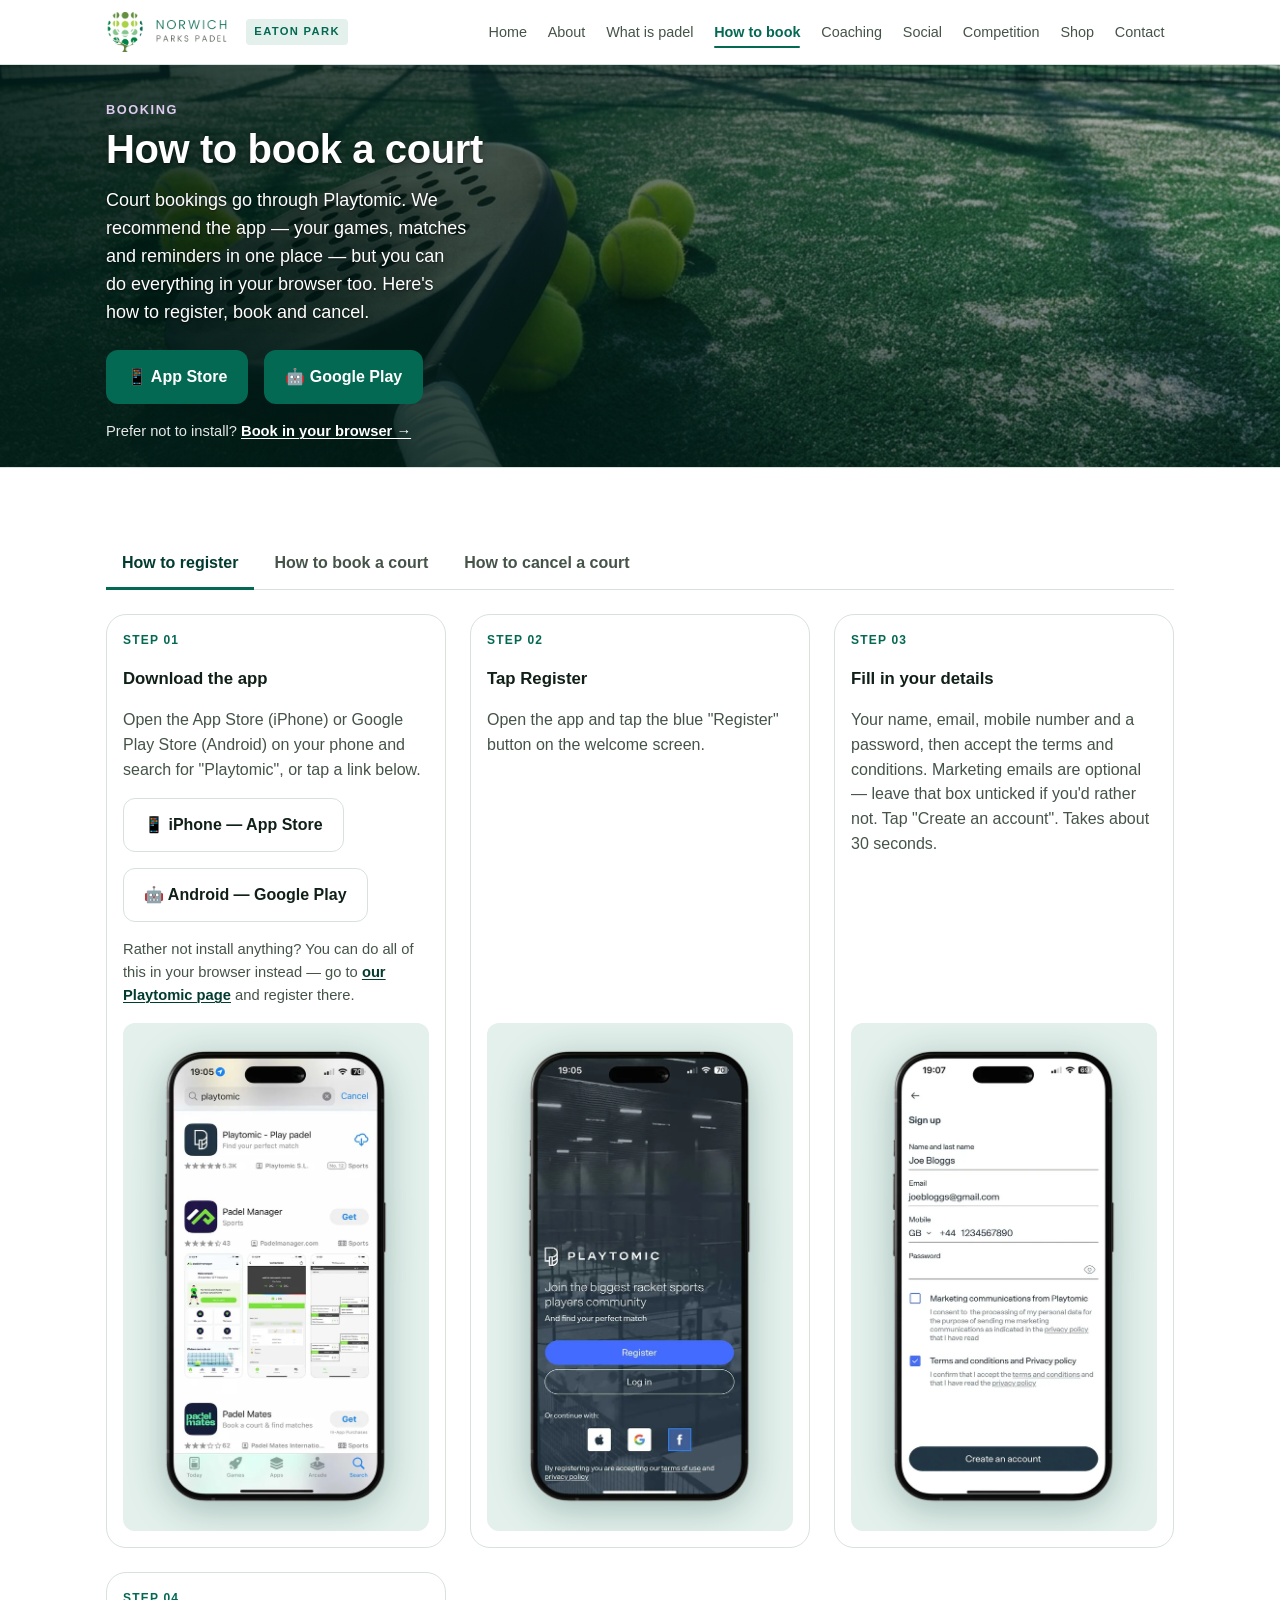
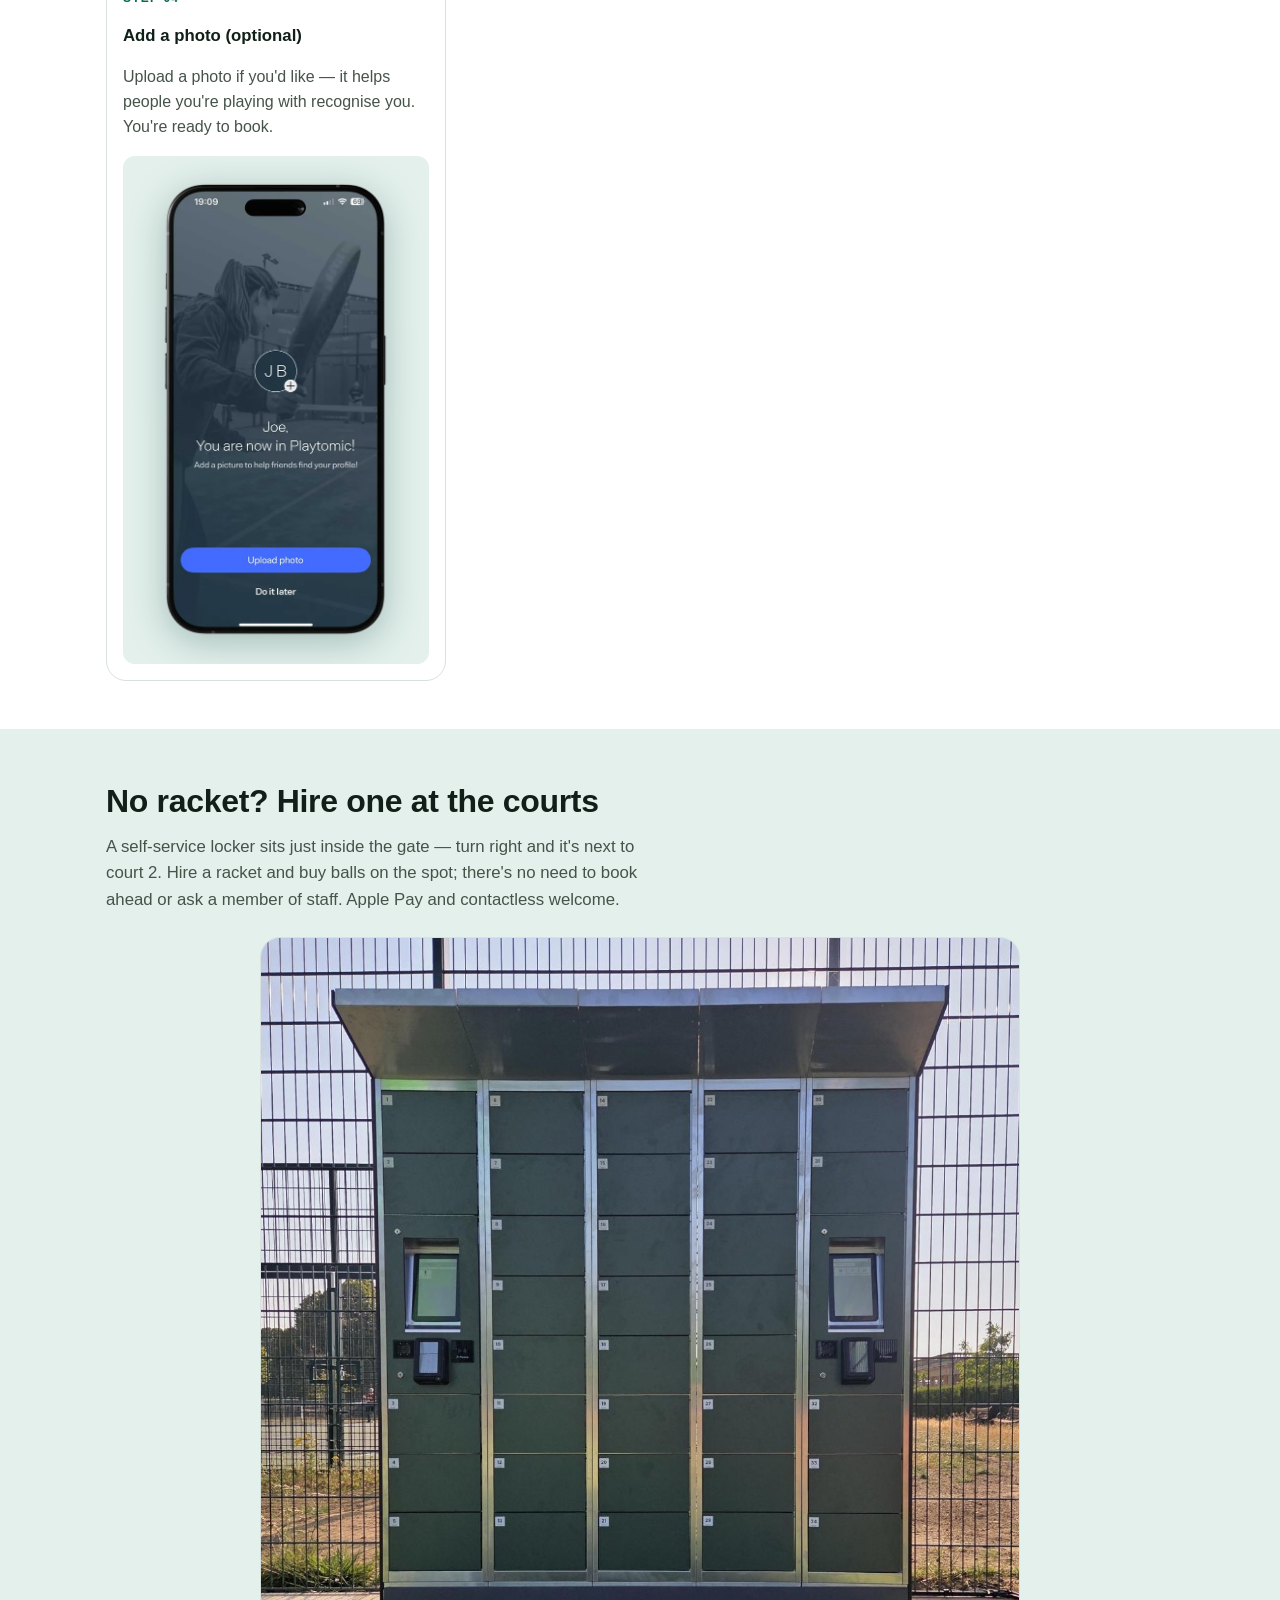
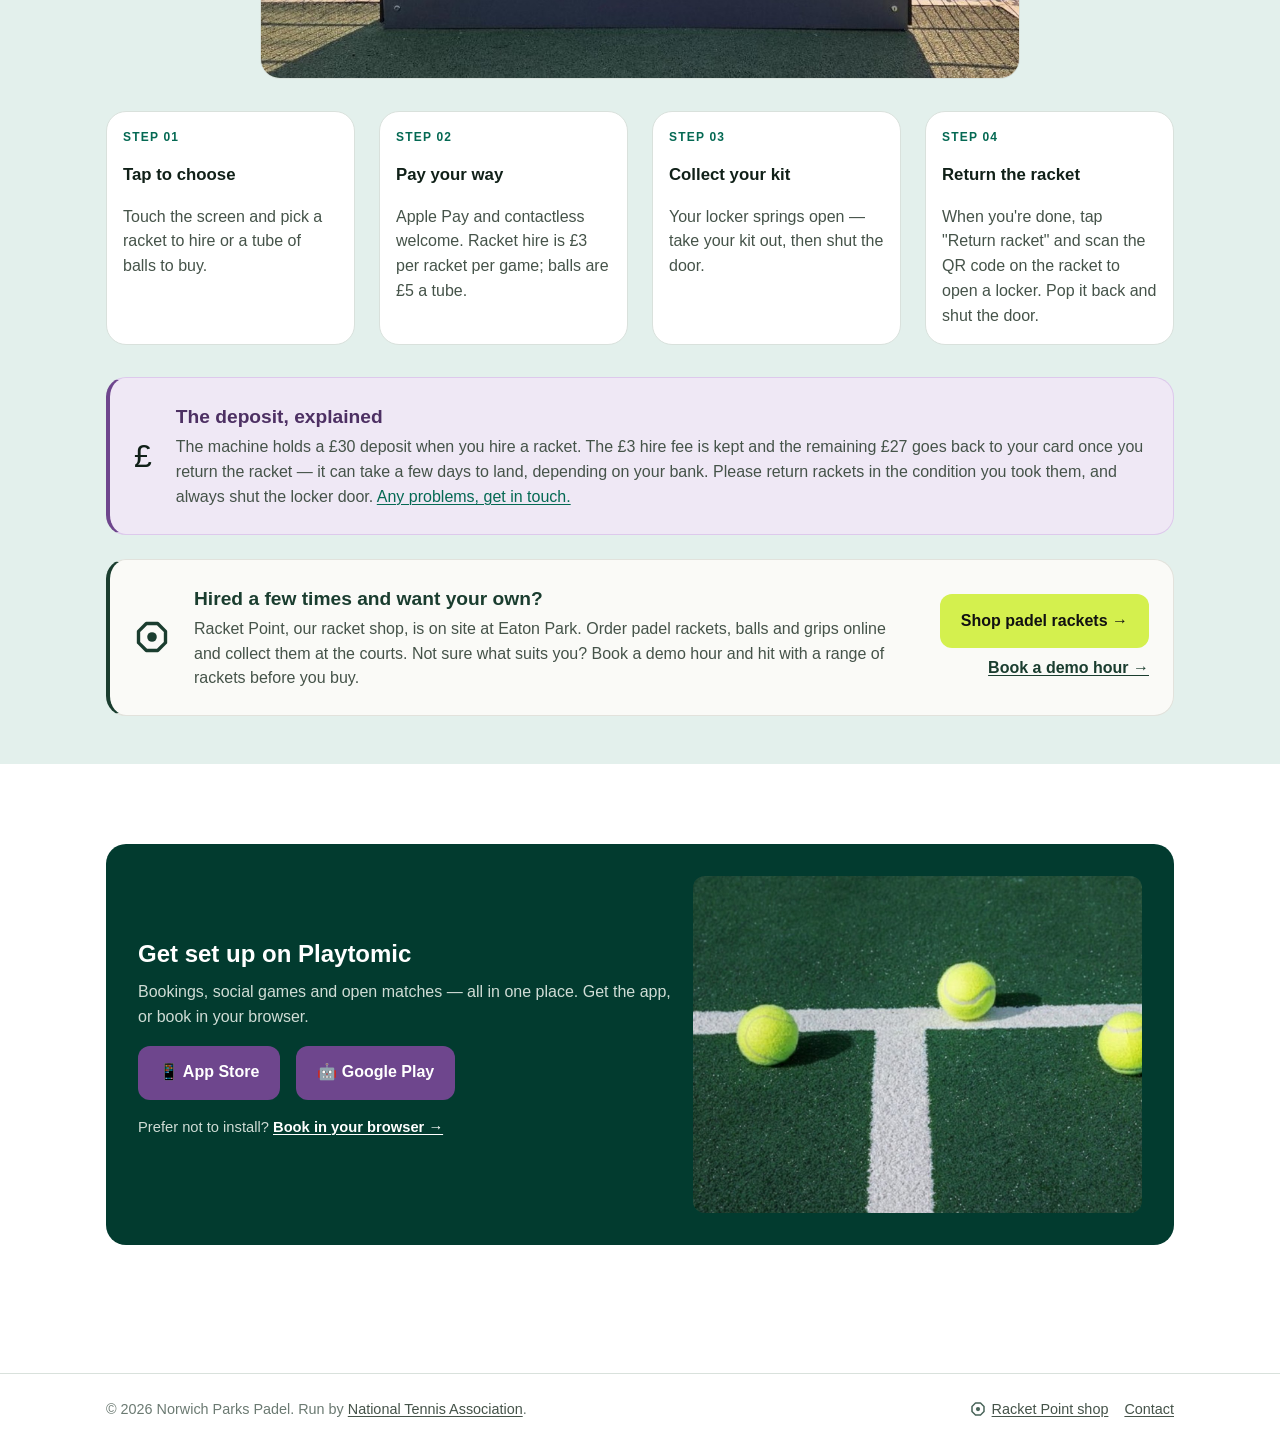
<file: how-to-book.html>
<!doctype html>
<html lang="en-GB">
<head>
  <meta charset="utf-8" />
  <meta name="viewport" content="width=device-width, initial-scale=1" />
  <title>How to book — Eaton Park Padel</title>
  <meta name="description" content="Step-by-step guide to booking a padel court at Eaton Park Norwich on Playtomic — in the app or your browser. Register, book, cancel." />
  <link rel="canonical" href="https://eatonparkpadel.org.uk/how-to-book" />
  <meta property="og:type" content="website" />
  <meta property="og:site_name" content="Norwich Parks Padel — Eaton Park" />
  <meta property="og:title" content="How to book — Eaton Park Padel" />
  <meta property="og:description" content="Step-by-step guide to booking a padel court at Eaton Park Norwich on Playtomic — in the app or your browser. Register, book, cancel." />
  <meta property="og:url" content="https://eatonparkpadel.org.uk/how-to-book" />
  <meta property="og:image" content="https://eatonparkpadel.org.uk/images/og-image.jpg" />
  <meta property="og:image:width" content="1200" />
  <meta property="og:image:height" content="630" />
  <meta property="og:image:alt" content="Norwich Parks Padel at Eaton Park" />
  <meta name="twitter:card" content="summary_large_image" />
  <meta name="twitter:title" content="How to book — Eaton Park Padel" />
  <meta name="twitter:description" content="Step-by-step guide to booking a padel court at Eaton Park Norwich on Playtomic — in the app or your browser. Register, book, cancel." />
  <meta name="twitter:image" content="https://eatonparkpadel.org.uk/images/og-image.jpg" />
  <link rel="icon" href="/favicon-2.ico" />
  <link rel="stylesheet" href="/css/styles.css" />
</head>
<body>
  <a href="#main" class="sr-only">Skip to content</a>

  <header class="site-header">
    <div class="container site-header__inner">
      <a class="brand" href="/" aria-label="Norwich Parks Padel — Eaton Park">
        <img class="brand__logo" src="/images/logo/norwich-parks-padel-horizontal.png" srcset="/images/logo/norwich-parks-padel-horizontal.png 1x, /images/logo/norwich-parks-padel-horizontal@2x.png 2x" alt="Norwich Parks Padel" width="200" height="62" />
        <span class="brand__venue">Eaton Park</span>
      </a>
      <button class="nav-toggle" aria-controls="primary-nav" aria-expanded="false" aria-label="Open menu">
        <svg viewBox="0 0 24 24" aria-hidden="true" focusable="false"><path fill="currentColor" d="M3 6h18v2H3zM3 11h18v2H3zM3 16h18v2H3z"/></svg>
      </button>
      <nav id="primary-nav" class="nav" data-open="false" aria-label="Primary">
        <ul>
          <li><a href="/">Home</a></li>
          <li><a href="/about.html">About</a></li>
          <li><a href="/what-is-padel.html">What is padel</a></li>
          <li><a href="/how-to-book.html" aria-current="page">How to book</a></li>
          <li><a href="/coaching.html">Coaching</a></li>
          <li><a href="/social.html">Social</a></li>
          <li><a href="/competition.html">Competition</a></li>
          <li><a href="https://racketpoint.co.uk/collections/padel-rackets" target="_blank" rel="noopener">Shop</a></li>
          <li><a href="/contact.html">Contact</a></li>
        </ul>
      </nav>
    </div>
  </header>

  <main id="main">
    <section class="hero hero--inner">
      <img class="hero__photo" src="/images/hero/how-to-book.jpg" alt="" onerror="this.remove()" />
      <div class="container">
        <span class="eyebrow">Booking</span>
        <h1>How to book a court</h1>
        <p class="lede">Court bookings go through Playtomic. We recommend the app — your games, matches and reminders in one place — but you can do everything in your browser too. Here's how to register, book and cancel.</p>
        <div class="hero__cta booking">
          <div class="app-links">
            <a class="btn btn--primary" href="https://apps.apple.com/gb/app/playtomic-play-padel/id1242321076" target="_blank" rel="noopener">📱 App Store</a>
            <a class="btn btn--primary" href="https://play.google.com/store/apps/details?id=com.playtomic" target="_blank" rel="noopener">🤖 Google Play</a>
          </div>
          <p class="booking__alt">Prefer not to install? <a href="https://playtomic.com/clubs/eaton-park-padel" target="_blank" rel="noopener">Book in your browser →</a></p>
        </div>
      </div>
    </section>

    <section class="section">
      <div class="container">

        <div class="tabs" data-tabs>
          <ul class="tabs__list" role="tablist">
            <li><button role="tab" id="t-reg"    aria-controls="p-reg"    aria-selected="true">How to register</button></li>
            <li><button role="tab" id="t-book"   aria-controls="p-book"   aria-selected="false">How to book a court</button></li>
            <li><button role="tab" id="t-cancel" aria-controls="p-cancel" aria-selected="false">How to cancel a court</button></li>
          </ul>

          <!-- REGISTER -->
          <section id="p-reg" role="tabpanel" aria-labelledby="t-reg" class="is-active">
            <div class="steps">

              <div class="step">
                <span class="step__num">Step 01</span>
                <h3>Download the app</h3>
                <p>Open the App Store (iPhone) or Google Play Store (Android) on your phone and search for "Playtomic", or tap a link below.</p>
                <div class="app-links">
                  <a class="btn btn--ghost" href="https://apps.apple.com/gb/app/playtomic-play-padel/id1242321076" target="_blank" rel="noopener">📱 iPhone — App Store</a>
                  <a class="btn btn--ghost" href="https://play.google.com/store/apps/details?id=com.playtomic" target="_blank" rel="noopener">🤖 Android — Google Play</a>
                </div>
                <p class="booking__alt">Rather not install anything? You can do all of this in your browser instead — go to <a href="https://playtomic.com/clubs/eaton-park-padel" target="_blank" rel="noopener">our Playtomic page</a> and register there.</p>
                <div class="step__img">
                  <img src="/images/howto/register-01.webp" alt="App Store search results for Playtomic, showing the Playtomic — Play padel app" onerror="this.style.display='none'" />
                </div>
              </div>

              <div class="step">
                <span class="step__num">Step 02</span>
                <h3>Tap Register</h3>
                <p>Open the app and tap the blue "Register" button on the welcome screen.</p>
                <div class="step__img">
                  <img src="/images/howto/register-02.webp" alt="Playtomic welcome screen with the blue Register button and a Log in option" onerror="this.style.display='none'" />
                </div>
              </div>

              <div class="step">
                <span class="step__num">Step 03</span>
                <h3>Fill in your details</h3>
                <p>Your name, email, mobile number and a password, then accept the terms and conditions. Marketing emails are optional — leave that box unticked if you'd rather not. Tap "Create an account". Takes about 30 seconds.</p>
                <div class="step__img">
                  <img src="/images/howto/register-03.webp" alt="Playtomic sign-up form showing name, email, mobile and password fields with terms and conditions checkbox" onerror="this.style.display='none'" />
                </div>
              </div>

              <div class="step">
                <span class="step__num">Step 04</span>
                <h3>Add a photo (optional)</h3>
                <p>Upload a photo if you'd like — it helps people you're playing with recognise you. You're ready to book.</p>
                <div class="step__img">
                  <img src="/images/howto/register-04.webp" alt="Playtomic confirmation screen reading you are now in Playtomic, with an Upload photo button" onerror="this.style.display='none'" />
                </div>
              </div>

            </div>
          </section>

          <!-- BOOK -->
          <section id="p-book" role="tabpanel" aria-labelledby="t-book">
            <div class="steps">

              <div class="step">
                <span class="step__num">Step 01</span>
                <h3>Tap "Book a court"</h3>
                <p>Once you've registered and verified your account, open Playtomic and tap "Book a court" on the home tab.</p>
                <div class="step__img">
                  <img src="/images/howto/book-01.webp" alt="Playtomic home screen with the Book a court tile under Find your perfect match" onerror="this.style.display='none'" />
                </div>
              </div>

              <div class="step">
                <span class="step__num">Step 02</span>
                <h3>Find the club</h3>
                <p>Search for "Eaton Park Padel" and tap it.</p>
                <div class="step__img">
                  <img src="/images/howto/book-02.webp" alt="Playtomic club search with Eaton Park Padel typed in and listed under Clubs" onerror="this.style.display='none'" />
                </div>
              </div>

              <div class="step">
                <span class="step__num">Step 03</span>
                <h3>Pick a date and time</h3>
                <p>Tap "Book", then choose a date and a start time that suits you.</p>
                <div class="step__img">
                  <img src="/images/howto/book-03.webp" alt="Eaton Park Padel booking page showing the date selector and available time slots" onerror="this.style.display='none'" />
                </div>
              </div>

              <div class="step">
                <span class="step__num">Step 04</span>
                <h3>Select your court and pay</h3>
                <p>Scroll down and select the court you want to book and the preferred duration for your reservation.</p>
                <p>Choose your payment method by tapping "Pay your part", then complete your booking by selecting "Continue to payment".</p>
                <p>Add your crew to the booking, or share them a link.</p>
              </div>

            </div>
          </section>

          <!-- CANCEL -->
          <section id="p-cancel" role="tabpanel" aria-labelledby="t-cancel">
            <div class="steps">

              <div class="step">
                <span class="step__num">Step 01</span>
                <h3>Open Playtomic</h3>
                <p>Open the Playtomic app on your phone to the home screen.</p>
                <div class="step__img">
                  <img src="/images/howto/cancel-01.webp" alt="Playtomic home screen with the Find your perfect match tiles" onerror="this.style.display='none'" />
                </div>
              </div>

              <div class="step">
                <span class="step__num">Step 02</span>
                <h3>Find your booking</h3>
                <p>Go to "Your matches" and tap the booking you want to cancel.</p>
                <div class="step__img">
                  <img src="/images/howto/cancel-02.webp" alt="Your matches list showing an upcoming Eaton Park Padel booking" onerror="this.style.display='none'" />
                </div>
              </div>

              <div class="step">
                <span class="step__num">Step 03</span>
                <h3>Open the menu</h3>
                <p>On the booking screen, tap the three-dot menu in the top right.</p>
                <div class="step__img">
                  <img src="/images/howto/cancel-03.webp" alt="Playtomic booking details screen with the three-dot menu in the top right" onerror="this.style.display='none'" />
                </div>
              </div>

              <div class="step">
                <span class="step__num">Step 04</span>
                <h3>See booking or cancel</h3>
                <p>In the Options pop-up, tap "See booking or cancel".</p>
                <div class="step__img">
                  <img src="/images/howto/cancel-04.webp" alt="Options pop-up with See booking or cancel at the bottom of the list" onerror="this.style.display='none'" />
                </div>
              </div>

              <div class="step">
                <span class="step__num">Step 05</span>
                <h3>Cancel the booking</h3>
                <p>Scroll down and tap "Cancel booking". Cancel more than 24 hours before your slot for a full refund (2–10 days back to your card, depending on your bank). Inside 24 hours the booking is non-cancellable.</p>
                <div class="step__img">
                  <img src="/images/howto/cancel-05.webp" alt="Booking cancellation policy screen with the Cancel booking button at the bottom" onerror="this.style.display='none'" />
                </div>
              </div>

            </div>
          </section>

        </div>

      </div>
    </section>

    <section class="section section--soft" id="racket-hire">
      <div class="container">
        <div class="section__head">
          <h2 class="section__title">No racket? Hire one at the courts</h2>
          <p class="section__sub">A self-service locker sits just inside the gate — turn right and it's next to court 2. Hire a racket and buy balls on the spot; there's no need to book ahead or ask a member of staff. Apple Pay and contactless welcome.</p>
        </div>

        <figure class="hire-photo">
          <img src="/images/equipment/locker-2.jpg" alt="The self-service racket-hire and ball locker beside the padel courts at Eaton Park" loading="lazy" onerror="this.closest('.hire-photo').remove()" />
        </figure>

        <div class="steps steps--four">
          <div class="step">
            <span class="step__num">Step 01</span>
            <h3>Tap to choose</h3>
            <p>Touch the screen and pick a racket to hire or a tube of balls to buy.</p>
          </div>
          <div class="step">
            <span class="step__num">Step 02</span>
            <h3>Pay your way</h3>
            <p>Apple Pay and contactless welcome. Racket hire is £3 per racket per game; balls are £5 a tube.</p>
          </div>
          <div class="step">
            <span class="step__num">Step 03</span>
            <h3>Collect your kit</h3>
            <p>Your locker springs open — take your kit out, then shut the door.</p>
          </div>
          <div class="step">
            <span class="step__num">Step 04</span>
            <h3>Return the racket</h3>
            <p>When you're done, tap "Return racket" and scan the QR code on the racket to open a locker. Pop it back and shut the door.</p>
          </div>
        </div>

        <div class="racket-cta">
          <span class="racket-cta__icon" aria-hidden="true">£</span>
          <div class="racket-cta__body">
            <h3>The deposit, explained</h3>
            <p>The machine holds a £30 deposit when you hire a racket. The £3 hire fee is kept and the remaining £27 goes back to your card once you return the racket — it can take a few days to land, depending on your bank. Please return rackets in the condition you took them, and always shut the locker door. <a href="/contact.html">Any problems, get in touch.</a></p>
          </div>
        </div>

        <div class="shop-nudge">
          <img class="shop-nudge__logo" src="/images/logo/racket-point-mark.svg" alt="" width="36" height="36" loading="lazy" />
          <div class="shop-nudge__body">
            <h3>Hired a few times and want your own?</h3>
            <p>Racket Point, our racket shop, is on site at Eaton Park. Order padel rackets, balls and grips online and collect them at the courts. Not sure what suits you? Book a demo hour and hit with a range of rackets before you buy.</p>
          </div>
          <div class="shop-nudge__actions">
            <a class="btn btn--shop" href="https://racketpoint.co.uk/collections/padel-rackets" target="_blank" rel="noopener">Shop padel rackets →</a>
            <a class="shop-nudge__link" href="https://racketpoint.co.uk/products/racket-demo-session-norwich?variant=55170781938001" target="_blank" rel="noopener">Book a demo hour →</a>
          </div>
        </div>
      </div>
    </section>

    <section class="section">
      <div class="container">
        <div class="cta-banner">
          <div>
            <h2>Get set up on Playtomic</h2>
            <p>Bookings, social games and open matches — all in one place. Get the app, or book in your browser.</p>
            <div class="booking">
              <div class="app-links">
                <a class="btn btn--primary" href="https://apps.apple.com/gb/app/playtomic-play-padel/id1242321076" target="_blank" rel="noopener">📱 App Store</a>
                <a class="btn btn--primary" href="https://play.google.com/store/apps/details?id=com.playtomic" target="_blank" rel="noopener">🤖 Google Play</a>
              </div>
              <p class="booking__alt">Prefer not to install? <a href="https://playtomic.com/clubs/eaton-park-padel" target="_blank" rel="noopener">Book in your browser →</a></p>
            </div>
          </div>
          <div class="cta-banner__img" aria-hidden="true">
            <span>Playtomic app shot</span>
            <img src="/images/cta/how-to-book.jpg" alt="" loading="lazy" onerror="this.remove()" />
          </div>
        </div>
      </div>
    </section>
  </main>

  <footer class="site-footer">
    <div class="container site-footer__inner">
      <span>&copy; <span data-year>2026</span> Norwich Parks Padel. Run by <a href="https://nationaltennis.org.uk" rel="noopener">National Tennis Association</a>.</span>
      <span class="site-footer__links"><a class="site-footer__shop" href="https://racketpoint.co.uk/collections/padel-rackets" target="_blank" rel="noopener"><img src="/images/logo/racket-point-mark.svg" alt="" width="16" height="16" /> Racket Point shop</a><a href="/contact.html">Contact</a></span>
    </div>
  </footer>

  <script src="/js/main.js" defer></script>
  <!-- Intercom chat widget (visitor / no-login) -->
  <script>
    window.intercomSettings = {
      api_base: "https://api-iam.intercom.io",
      app_id: "x44geud6",
    };
  </script>
  <script>
    // We pre-filled your app ID in the widget URL: 'https://widget.intercom.io/widget/x44geud6'
    (function(){var w=window;var ic=w.Intercom;if(typeof ic==="function"){ic('reattach_activator');ic('update',w.intercomSettings);}else{var d=document;var i=function(){i.c(arguments);};i.q=[];i.c=function(args){i.q.push(args);};w.Intercom=i;var l=function(){var s=d.createElement('script');s.type='text/javascript';s.async=true;s.src='https://widget.intercom.io/widget/x44geud6';var x=d.getElementsByTagName('script')[0];x.parentNode.insertBefore(s,x);};if(document.readyState==='complete'){l();}else if(w.attachEvent){w.attachEvent('onload',l);}else{w.addEventListener('load',l,false);}}})();
  </script>
</body>
</html>
</file>
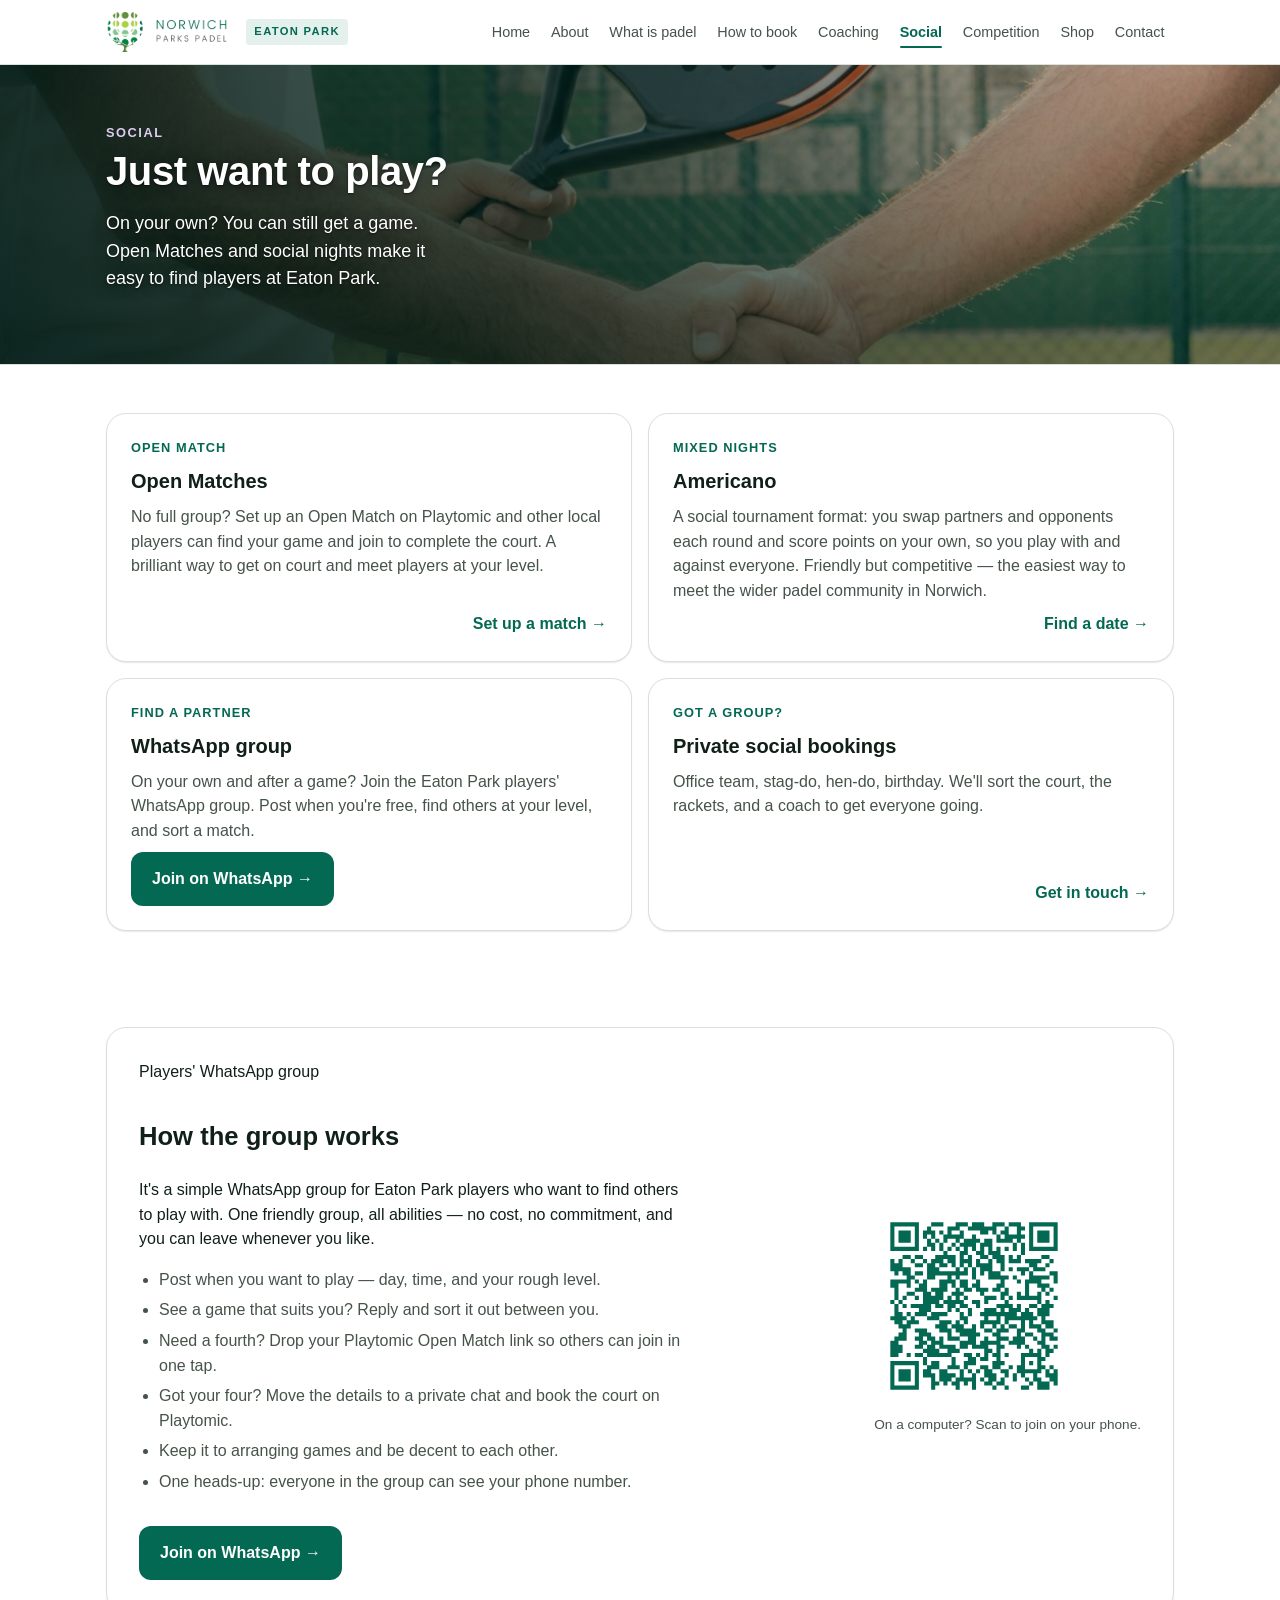
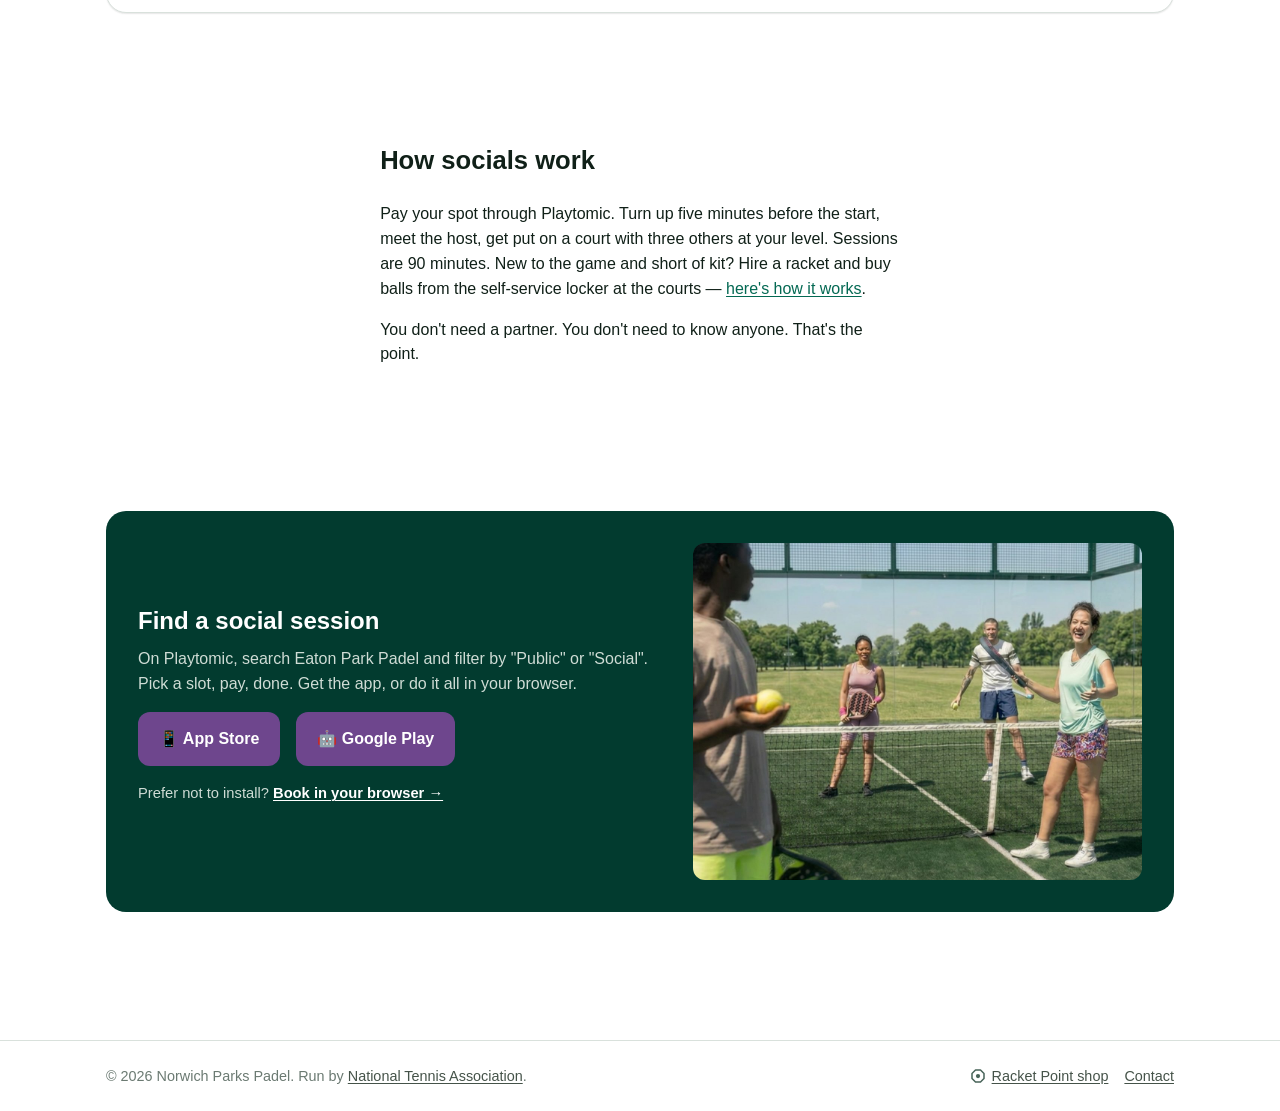
<file: social.html>
<!doctype html>
<html lang="en-GB">
<head>
  <meta charset="utf-8" />
  <meta name="viewport" content="width=device-width, initial-scale=1" />
  <title>Social — Eaton Park Padel</title>
  <meta name="description" content="Padel social sessions at Eaton Park Norwich. Turn up, get matched, play. Mixed-ability rolling games and Open Matches on Playtomic." />
  <link rel="canonical" href="https://eatonparkpadel.org.uk/social" />
  <meta property="og:type" content="website" />
  <meta property="og:site_name" content="Norwich Parks Padel — Eaton Park" />
  <meta property="og:title" content="Social — Eaton Park Padel" />
  <meta property="og:description" content="Padel social sessions at Eaton Park Norwich. Turn up, get matched, play. Mixed-ability rolling games and Open Matches on Playtomic." />
  <meta property="og:url" content="https://eatonparkpadel.org.uk/social" />
  <meta property="og:image" content="https://eatonparkpadel.org.uk/images/og-image.jpg" />
  <meta property="og:image:width" content="1200" />
  <meta property="og:image:height" content="630" />
  <meta property="og:image:alt" content="Norwich Parks Padel at Eaton Park" />
  <meta name="twitter:card" content="summary_large_image" />
  <meta name="twitter:title" content="Social — Eaton Park Padel" />
  <meta name="twitter:description" content="Padel social sessions at Eaton Park Norwich. Turn up, get matched, play. Mixed-ability rolling games and Open Matches on Playtomic." />
  <meta name="twitter:image" content="https://eatonparkpadel.org.uk/images/og-image.jpg" />
  <link rel="icon" href="/favicon-2.ico" />
  <link rel="stylesheet" href="/css/styles.css" />
</head>
<body>
  <a href="#main" class="sr-only">Skip to content</a>

  <header class="site-header">
    <div class="container site-header__inner">
      <a class="brand" href="/" aria-label="Norwich Parks Padel — Eaton Park">
        <img class="brand__logo" src="/images/logo/norwich-parks-padel-horizontal.png" srcset="/images/logo/norwich-parks-padel-horizontal.png 1x, /images/logo/norwich-parks-padel-horizontal@2x.png 2x" alt="Norwich Parks Padel" width="200" height="62" />
        <span class="brand__venue">Eaton Park</span>
      </a>
      <button class="nav-toggle" aria-controls="primary-nav" aria-expanded="false" aria-label="Open menu">
        <svg viewBox="0 0 24 24" aria-hidden="true" focusable="false"><path fill="currentColor" d="M3 6h18v2H3zM3 11h18v2H3zM3 16h18v2H3z"/></svg>
      </button>
      <nav id="primary-nav" class="nav" data-open="false" aria-label="Primary">
        <ul>
          <li><a href="/">Home</a></li>
          <li><a href="/about.html">About</a></li>
          <li><a href="/what-is-padel.html">What is padel</a></li>
          <li><a href="/how-to-book.html">How to book</a></li>
          <li><a href="/coaching.html">Coaching</a></li>
          <li><a href="/social.html" aria-current="page">Social</a></li>
          <li><a href="/competition.html">Competition</a></li>
          <li><a href="https://racketpoint.co.uk/collections/padel-rackets" target="_blank" rel="noopener">Shop</a></li>
          <li><a href="/contact.html">Contact</a></li>
        </ul>
      </nav>
    </div>
  </header>

  <main id="main">
    <section class="hero hero--inner">
      <img class="hero__photo" src="/images/hero/social.jpg" alt="" onerror="this.remove()" />
      <div class="container">
        <span class="eyebrow">Social</span>
        <h1>Just want to play?</h1>
        <p class="lede">On your own? You can still get a game. Open Matches and social nights make it easy to find players at Eaton Park.</p>
      </div>
    </section>

    <section class="section">
      <div class="container">

        <div class="cards">

          <a class="card" href="https://playtomic.com/clubs/eaton-park-padel" target="_blank" rel="noopener">
            <span class="card__eyebrow">Open match</span>
            <h3>Open Matches</h3>
            <p>No full group? Set up an Open Match on Playtomic and other local players can find your game and join to complete the court. A brilliant way to get on court and meet players at your level.</p>
            <span class="card__arrow" aria-hidden="true">Set up a match →</span>
          </a>

          <a class="card" href="https://playtomic.com/clubs/eaton-park-padel" target="_blank" rel="noopener">
            <span class="card__eyebrow">Mixed nights</span>
            <h3>Americano</h3>
            <p>A social tournament format: you swap partners and opponents each round and score points on your own, so you play with and against everyone. Friendly but competitive — the easiest way to meet the wider padel community in Norwich.</p>
            <span class="card__arrow" aria-hidden="true">Find a date →</span>
          </a>

          <div class="card">
            <span class="card__eyebrow">Find a partner</span>
            <h3>WhatsApp group</h3>
            <p>On your own and after a game? Join the Eaton Park players' WhatsApp group. Post when you're free, find others at your level, and sort a match.</p>
            <a class="btn btn--primary" href="https://chat.whatsapp.com/IaMbknXrYeF8EwTE1KRuEY?mode=gi_t" target="_blank" rel="noopener">Join on WhatsApp →</a>
          </div>

          <a class="card" href="/contact.html">
            <span class="card__eyebrow">Got a group?</span>
            <h3>Private social bookings</h3>
            <p>Office team, stag-do, hen-do, birthday. We'll sort the court, the rackets, and a coach to get everyone going.</p>
            <span class="card__arrow" aria-hidden="true">Get in touch →</span>
          </a>

        </div>

      </div>
    </section>

    <section class="section" id="whatsapp">
      <div class="container">
        <div class="whatsapp-block">
          <div class="whatsapp-block__body prose">
            <span class="eyebrow">Players' WhatsApp group</span>
            <h2>How the group works</h2>
            <p>It's a simple WhatsApp group for Eaton Park players who want to find others to play with. One friendly group, all abilities — no cost, no commitment, and you can leave whenever you like.</p>
            <ul>
              <li>Post when you want to play — day, time, and your rough level.</li>
              <li>See a game that suits you? Reply and sort it out between you.</li>
              <li>Need a fourth? Drop your Playtomic Open Match link so others can join in one tap.</li>
              <li>Got your four? Move the details to a private chat and book the court on Playtomic.</li>
              <li>Keep it to arranging games and be decent to each other.</li>
              <li>One heads-up: everyone in the group can see your phone number.</li>
            </ul>
            <a class="btn btn--primary" href="https://chat.whatsapp.com/IaMbknXrYeF8EwTE1KRuEY?mode=gi_t" target="_blank" rel="noopener">Join on WhatsApp →</a>
          </div>
          <div class="whatsapp-block__qr">
            <img src="/images/whatsapp/whatsapp-group-qr.svg" alt="QR code to join the Eaton Park Padel players' WhatsApp group" width="200" height="200" />
            <p class="whatsapp-block__scan">On a computer? Scan to join on your phone.</p>
          </div>
        </div>
      </div>
    </section>

    <section class="section">
      <div class="container prose">
        <h2>How socials work</h2>
        <p>Pay your spot through Playtomic. Turn up five minutes before the start, meet the host, get put on a court with three others at your level. Sessions are 90 minutes. New to the game and short of kit? Hire a racket and buy balls from the self-service locker at the courts — <a href="/how-to-book.html#racket-hire">here's how it works</a>.</p>
        <p>You don't need a partner. You don't need to know anyone. That's the point.</p>
      </div>
    </section>

    <section class="section">
      <div class="container">
        <div class="cta-banner">
          <div>
            <h2>Find a social session</h2>
            <p>On Playtomic, search Eaton Park Padel and filter by "Public" or "Social". Pick a slot, pay, done. Get the app, or do it all in your browser.</p>
            <div class="booking">
              <div class="app-links">
                <a class="btn btn--primary" href="https://apps.apple.com/gb/app/playtomic-play-padel/id1242321076" target="_blank" rel="noopener">📱 App Store</a>
                <a class="btn btn--primary" href="https://play.google.com/store/apps/details?id=com.playtomic" target="_blank" rel="noopener">🤖 Google Play</a>
              </div>
              <p class="booking__alt">Prefer not to install? <a href="https://playtomic.com/clubs/eaton-park-padel" target="_blank" rel="noopener">Book in your browser →</a></p>
            </div>
          </div>
          <div class="cta-banner__img" aria-hidden="true">
            <span>Social session photo</span>
            <img src="/images/cta/social.jpg" alt="" loading="lazy" onerror="this.remove()" />
          </div>
        </div>
      </div>
    </section>
  </main>

  <footer class="site-footer">
    <div class="container site-footer__inner">
      <span>&copy; <span data-year>2026</span> Norwich Parks Padel. Run by <a href="https://nationaltennis.org.uk" rel="noopener">National Tennis Association</a>.</span>
      <span class="site-footer__links"><a class="site-footer__shop" href="https://racketpoint.co.uk/collections/padel-rackets" target="_blank" rel="noopener"><img src="/images/logo/racket-point-mark.svg" alt="" width="16" height="16" /> Racket Point shop</a><a href="/contact.html">Contact</a></span>
    </div>
  </footer>

  <script src="/js/main.js" defer></script>
  <!-- Intercom chat widget (visitor / no-login) -->
  <script>
    window.intercomSettings = {
      api_base: "https://api-iam.intercom.io",
      app_id: "x44geud6",
    };
  </script>
  <script>
    // We pre-filled your app ID in the widget URL: 'https://widget.intercom.io/widget/x44geud6'
    (function(){var w=window;var ic=w.Intercom;if(typeof ic==="function"){ic('reattach_activator');ic('update',w.intercomSettings);}else{var d=document;var i=function(){i.c(arguments);};i.q=[];i.c=function(args){i.q.push(args);};w.Intercom=i;var l=function(){var s=d.createElement('script');s.type='text/javascript';s.async=true;s.src='https://widget.intercom.io/widget/x44geud6';var x=d.getElementsByTagName('script')[0];x.parentNode.insertBefore(s,x);};if(document.readyState==='complete'){l();}else if(w.attachEvent){w.attachEvent('onload',l);}else{w.addEventListener('load',l,false);}}})();
  </script>
</body>
</html>
</file>
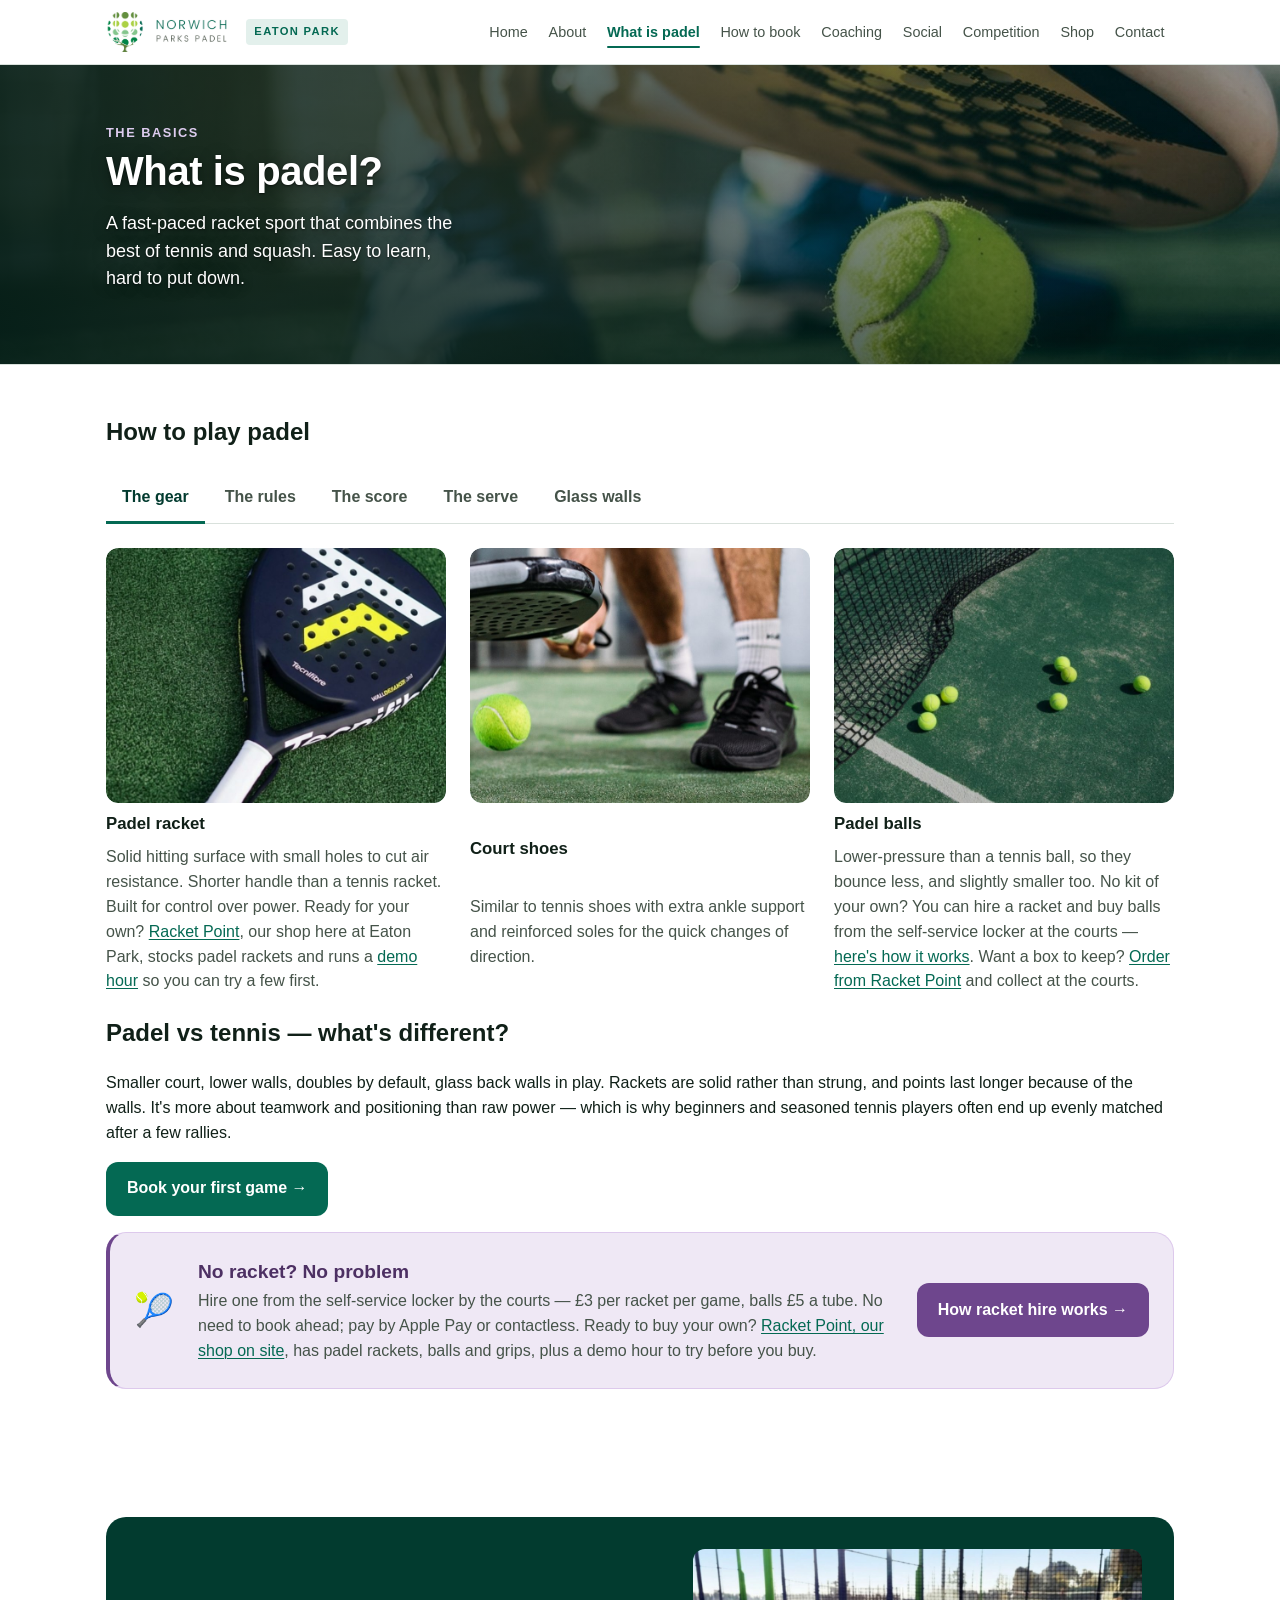
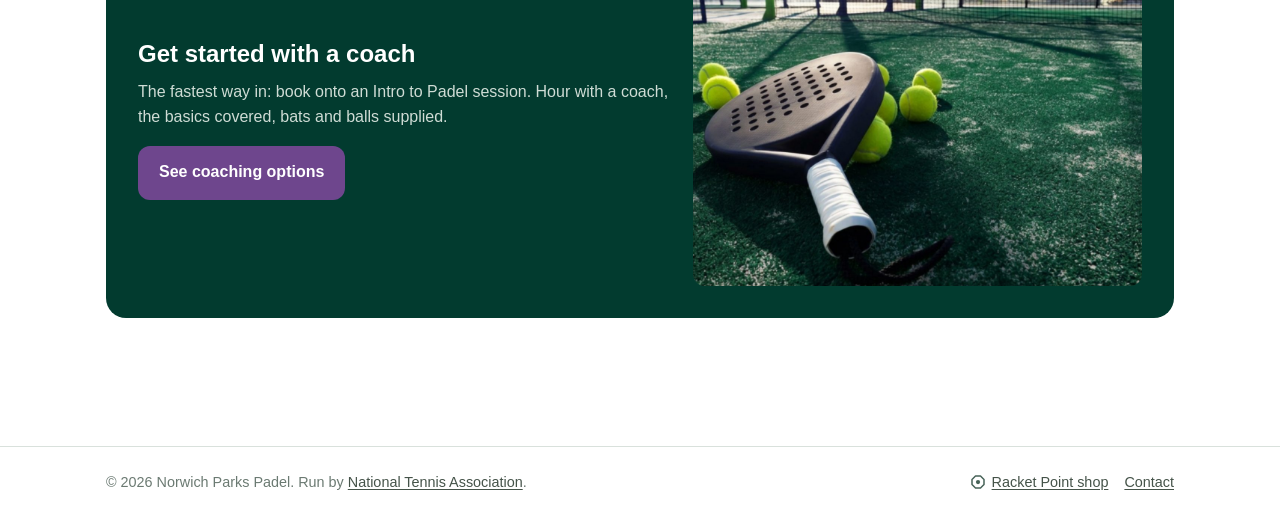
<file: what-is-padel.html>
<!doctype html>
<html lang="en-GB">
<head>
  <meta charset="utf-8" />
  <meta name="viewport" content="width=device-width, initial-scale=1" />
  <title>What is padel? — Eaton Park Padel</title>
  <meta name="description" content="A short guide to padel: the gear, the rules, the score, the serve, and the glass walls. New to the sport? Start here." />
  <link rel="canonical" href="https://eatonparkpadel.org.uk/what-is-padel" />
  <meta property="og:type" content="website" />
  <meta property="og:site_name" content="Norwich Parks Padel — Eaton Park" />
  <meta property="og:title" content="What is padel? — Eaton Park Padel" />
  <meta property="og:description" content="A short guide to padel: the gear, the rules, the score, the serve, and the glass walls. New to the sport? Start here." />
  <meta property="og:url" content="https://eatonparkpadel.org.uk/what-is-padel" />
  <meta property="og:image" content="https://eatonparkpadel.org.uk/images/og-image.jpg" />
  <meta property="og:image:width" content="1200" />
  <meta property="og:image:height" content="630" />
  <meta property="og:image:alt" content="Norwich Parks Padel at Eaton Park" />
  <meta name="twitter:card" content="summary_large_image" />
  <meta name="twitter:title" content="What is padel? — Eaton Park Padel" />
  <meta name="twitter:description" content="A short guide to padel: the gear, the rules, the score, the serve, and the glass walls. New to the sport? Start here." />
  <meta name="twitter:image" content="https://eatonparkpadel.org.uk/images/og-image.jpg" />
  <link rel="icon" href="/favicon-2.ico" />
  <link rel="stylesheet" href="/css/styles.css" />
</head>
<body>
  <a href="#main" class="sr-only">Skip to content</a>

  <header class="site-header">
    <div class="container site-header__inner">
      <a class="brand" href="/" aria-label="Norwich Parks Padel — Eaton Park">
        <img class="brand__logo" src="/images/logo/norwich-parks-padel-horizontal.png" srcset="/images/logo/norwich-parks-padel-horizontal.png 1x, /images/logo/norwich-parks-padel-horizontal@2x.png 2x" alt="Norwich Parks Padel" width="200" height="62" />
        <span class="brand__venue">Eaton Park</span>
      </a>
      <button class="nav-toggle" aria-controls="primary-nav" aria-expanded="false" aria-label="Open menu">
        <svg viewBox="0 0 24 24" aria-hidden="true" focusable="false"><path fill="currentColor" d="M3 6h18v2H3zM3 11h18v2H3zM3 16h18v2H3z"/></svg>
      </button>
      <nav id="primary-nav" class="nav" data-open="false" aria-label="Primary">
        <ul>
          <li><a href="/">Home</a></li>
          <li><a href="/about.html">About</a></li>
          <li><a href="/what-is-padel.html" aria-current="page">What is padel</a></li>
          <li><a href="/how-to-book.html">How to book</a></li>
          <li><a href="/coaching.html">Coaching</a></li>
          <li><a href="/social.html">Social</a></li>
          <li><a href="/competition.html">Competition</a></li>
          <li><a href="https://racketpoint.co.uk/collections/padel-rackets" target="_blank" rel="noopener">Shop</a></li>
          <li><a href="/contact.html">Contact</a></li>
        </ul>
      </nav>
    </div>
  </header>

  <main id="main">
    <section class="hero hero--inner">
      <img class="hero__photo" src="/images/hero/what-is-padel.jpg" alt="" onerror="this.remove()" />
      <div class="container">
        <span class="eyebrow">The basics</span>
        <h1>What is padel?</h1>
        <p class="lede">A fast-paced racket sport that combines the best of tennis and squash. Easy to learn, hard to put down.</p>
      </div>
    </section>

    <section class="section">
      <div class="container">
        <h2 style="margin-top:0;">How to play padel</h2>

        <div class="tabs" data-tabs>
          <ul class="tabs__list" role="tablist">
            <li><button role="tab" id="t-gear" aria-controls="p-gear" aria-selected="true">The gear</button></li>
            <li><button role="tab" id="t-rules" aria-controls="p-rules" aria-selected="false">The rules</button></li>
            <li><button role="tab" id="t-score" aria-controls="p-score" aria-selected="false">The score</button></li>
            <li><button role="tab" id="t-serve" aria-controls="p-serve" aria-selected="false">The serve</button></li>
            <li><button role="tab" id="t-glass" aria-controls="p-glass" aria-selected="false">Glass walls</button></li>
          </ul>

          <section id="p-gear" role="tabpanel" aria-labelledby="t-gear" class="is-active">
            <div class="feature-grid">
              <div class="feature">
                <div class="feature__img">
                  <!-- TODO: drop image as images/whatis/racket.jpg -->
                  <img src="/images/whatis/racket.jpg" alt="A padel racket — solid, perforated face, shorter handle than tennis" onerror="this.style.display='none'" />
                  <span>[Padel racket photo — drop in <code>images/whatis/racket.jpg</code>]</span>
                </div>
                <h3>Padel racket</h3>
                <p>Solid hitting surface with small holes to cut air resistance. Shorter handle than a tennis racket. Built for control over power. Ready for your own? <a href="https://racketpoint.co.uk/collections/padel-rackets" target="_blank" rel="noopener">Racket Point</a>, our shop here at Eaton Park, stocks padel rackets and runs a <a href="https://racketpoint.co.uk/products/racket-demo-session-norwich?variant=55170781938001" target="_blank" rel="noopener">demo hour</a> so you can try a few first.</p>
              </div>
              <div class="feature">
                <div class="feature__img">
                  <img src="/images/whatis/shoes.jpg" alt="Padel court shoes with ankle support" onerror="this.style.display='none'" />
                  <span>[Padel shoes photo — drop in <code>images/whatis/shoes.jpg</code>]</span>
                </div>
                <h3>Court shoes</h3>
                <p>Similar to tennis shoes with extra ankle support and reinforced soles for the quick changes of direction.</p>
              </div>
              <div class="feature">
                <div class="feature__img">
                  <img src="/images/whatis/balls.jpg" alt="Padel balls — slightly smaller and lower-pressure than tennis balls" onerror="this.style.display='none'" />
                  <span>[Padel balls photo — drop in <code>images/whatis/balls.jpg</code>]</span>
                </div>
                <h3>Padel balls</h3>
                <p>Lower-pressure than a tennis ball, so they bounce less, and slightly smaller too. No kit of your own? You can hire a racket and buy balls from the self-service locker at the courts — <a href="/how-to-book.html#racket-hire">here's how it works</a>. Want a box to keep? <a href="https://racketpoint.co.uk/collections/padel-balls" target="_blank" rel="noopener">Order from Racket Point</a> and collect at the courts.</p>
              </div>
            </div>
          </section>

          <section id="p-rules" role="tabpanel" aria-labelledby="t-rules">
            <div class="prose">
              <ul>
                <li>Padel is played on a 20m × 10m court, in doubles, with glass back walls and metal sides.</li>
                <li>If the ball flies directly into the opponent's glass wall on the full, it's out — it must bounce on the ground first.</li>
                <li>You can hit a volley, a half-volley, or let the ball bounce on the glass before returning it.</li>
                <li>You can also use your own back wall to play a return shot — bounce, then off the glass, then over.</li>
                <li>If you hit the ball into the metal fence on your own side, you lose the point.</li>
                <li>Serves are underarm, diagonal, and must bounce in the service box.</li>
                <li>Matches are best of 3 sets; sets are first to 6 games with a 7-point tie-break at 6–6.</li>
              </ul>
            </div>
          </section>

          <section id="p-score" role="tabpanel" aria-labelledby="t-score">
            <div class="prose">
              <p>Padel uses the same scoring as tennis — 0, 15, 30, 40, game. If both pairs reach 40-all (deuce), you need a two-point lead to take the game.</p>
              <p>To win a set, you need 6 games and a two-game lead. At 5-5 you play on; at 6-6 you play a tie-break — first to 7 points with a 2-point lead.</p>
              <p>Matches are best of 3 sets. Win two and you win the match.</p>
              <p>The walls mean rallies last longer than tennis, so games turn on tactics and patience more than power.</p>
            </div>
          </section>

          <section id="p-serve" role="tabpanel" aria-labelledby="t-serve">
            <div class="prose">
              <p>The serve is underarm, struck at or below waist height. Unlike tennis, you bounce the ball on the ground first, then strike it.</p>
              <p>The ball must land in the opponent's diagonal service box. If it bounces and then hits the glass wall, it's still in — but if it hits the metal fence, it's a fault.</p>
              <p>You get two serves like in tennis. Touch the net but land in the box? Re-serve, same as tennis lets.</p>
            </div>
          </section>

          <section id="p-glass" role="tabpanel" aria-labelledby="t-glass">
            <div class="prose">
              <p>The glass walls are what make padel feel different from tennis. When the ball lands on your side, you can let it bounce off your own back wall and then return it. You can even hit your own back wall on purpose to send the ball back over.</p>
              <p>The metal fence on the sides can also keep the ball in play — as long as the ball bounces on the ground first.</p>
              <p>If a ball flies directly into the opposing back wall or fence on the full (without bouncing first), it's out.</p>
            </div>
          </section>

        </div>

        <h2>Padel vs tennis — what's different?</h2>
        <p>Smaller court, lower walls, doubles by default, glass back walls in play. Rackets are solid rather than strung, and points last longer because of the walls. It's more about teamwork and positioning than raw power — which is why beginners and seasoned tennis players often end up evenly matched after a few rallies.</p>

        <p><a class="btn btn--primary" href="/how-to-book.html">Book your first game →</a></p>

        <div class="racket-cta">
          <span class="racket-cta__icon" aria-hidden="true">🎾</span>
          <div class="racket-cta__body">
            <h3>No racket? No problem</h3>
            <p>Hire one from the self-service locker by the courts — £3 per racket per game, balls £5 a tube. No need to book ahead; pay by Apple Pay or contactless. Ready to buy your own? <a href="/#shop">Racket Point, our shop on site</a>, has padel rackets, balls and grips, plus a demo hour to try before you buy.</p>
          </div>
          <a class="btn btn--racket" href="/how-to-book.html#racket-hire">How racket hire works →</a>
        </div>
      </div>
    </section>

    <section class="section">
      <div class="container">
        <div class="cta-banner">
          <div>
            <h2>Get started with a coach</h2>
            <p>The fastest way in: book onto an Intro to Padel session. Hour with a coach, the basics covered, bats and balls supplied.</p>
            <a class="btn btn--primary" href="/coaching.html">See coaching options</a>
          </div>
          <div class="cta-banner__img" aria-hidden="true">
            <span>Intro session photo</span>
            <img src="/images/cta/what-is-padel.jpg" alt="" loading="lazy" onerror="this.remove()" />
          </div>
        </div>
      </div>
    </section>
  </main>

  <footer class="site-footer">
    <div class="container site-footer__inner">
      <span>&copy; <span data-year>2026</span> Norwich Parks Padel. Run by <a href="https://nationaltennis.org.uk" rel="noopener">National Tennis Association</a>.</span>
      <span class="site-footer__links"><a class="site-footer__shop" href="https://racketpoint.co.uk/collections/padel-rackets" target="_blank" rel="noopener"><img src="/images/logo/racket-point-mark.svg" alt="" width="16" height="16" /> Racket Point shop</a><a href="/contact.html">Contact</a></span>
    </div>
  </footer>

  <script src="/js/main.js" defer></script>
  <!-- Intercom chat widget (visitor / no-login) -->
  <script>
    window.intercomSettings = {
      api_base: "https://api-iam.intercom.io",
      app_id: "x44geud6",
    };
  </script>
  <script>
    // We pre-filled your app ID in the widget URL: 'https://widget.intercom.io/widget/x44geud6'
    (function(){var w=window;var ic=w.Intercom;if(typeof ic==="function"){ic('reattach_activator');ic('update',w.intercomSettings);}else{var d=document;var i=function(){i.c(arguments);};i.q=[];i.c=function(args){i.q.push(args);};w.Intercom=i;var l=function(){var s=d.createElement('script');s.type='text/javascript';s.async=true;s.src='https://widget.intercom.io/widget/x44geud6';var x=d.getElementsByTagName('script')[0];x.parentNode.insertBefore(s,x);};if(document.readyState==='complete'){l();}else if(w.attachEvent){w.attachEvent('onload',l);}else{w.addEventListener('load',l,false);}}})();
  </script>
</body>
</html>
</file>
<file: css/styles.css>
/* Eaton Park Padel — base stylesheet
   Mobile-first. Single sheet. Placeholder palette pending brand notes. */

/* ---------- Tokens (brand confirmed 04/06/2026) ---------- */
:root {
  /* Brand */
  --c-accent: #046953;          /* primary green */
  --c-accent-dark: #023b2f;     /* deepened for hover / dark sections */
  --c-accent-soft: #e3f0ec;     /* very light tint for backgrounds */
  --c-accent-ink: #ffffff;
  --c-highlight: #6e468d;       /* sub colour purple — accents, CTAs */
  --c-highlight-dark: #4d3063;
  --c-highlight-soft: #efe8f5;

  /* Neutrals */
  --c-bg: #ffffff;
  --c-ink: #102018;
  --c-ink-soft: #455349;
  --c-border: #d9e1dc;
  --c-muted: #6b7a72;
  --c-ink-bg: #023b2f;          /* dark section background — deep brand green */

  --f-sans: -apple-system, BlinkMacSystemFont, "Segoe UI", Roboto, Helvetica, Arial, sans-serif;
  --f-display: var(--f-sans);

  --r-sm: 6px;
  --r-md: 12px;
  --r-lg: 20px;

  --sp-1: 0.5rem;
  --sp-2: 1rem;
  --sp-3: 1.5rem;
  --sp-4: 2rem;
  --sp-5: 3rem;
  --sp-6: 4.5rem;

  --w-readable: 62ch;
  --w-page: 1100px;

  --shadow-sm: 0 1px 2px rgba(0,0,0,0.06), 0 1px 1px rgba(0,0,0,0.04);
  --shadow-md: 0 6px 18px rgba(0,0,0,0.08);

  --t-fast: 120ms ease;
}

/* ---------- Reset-ish ---------- */
*, *::before, *::after { box-sizing: border-box; }
html { -webkit-text-size-adjust: 100%; }
body {
  margin: 0;
  font-family: var(--f-sans);
  font-size: 1rem;
  line-height: 1.55;
  color: var(--c-ink);
  background: var(--c-bg);
  -webkit-font-smoothing: antialiased;
}
img, svg { display: block; max-width: 100%; height: auto; }
a { color: var(--c-accent); text-decoration-thickness: 1px; text-underline-offset: 2px; }
a:hover { text-decoration: none; }
button { font: inherit; cursor: pointer; }
:focus-visible { outline: 3px solid var(--c-accent); outline-offset: 2px; }

/* ---------- Layout ---------- */
.container {
  width: 100%;
  max-width: var(--w-page);
  margin: 0 auto;
  padding-inline: var(--sp-2);
}
.section { padding-block: var(--sp-5); }
.section--tight { padding-block: var(--sp-4); }

/* ---------- Header / Nav ---------- */
.site-header {
  position: sticky;
  top: 0;
  z-index: 10;
  background: #fff;
  border-bottom: 1px solid var(--c-border);
}
.site-header__inner {
  display: flex;
  align-items: center;
  justify-content: space-between;
  gap: var(--sp-2);
  padding-block: var(--sp-1);
}
.brand {
  display: inline-flex;
  align-items: center;
  gap: 0.65rem;
  color: var(--c-ink);
  text-decoration: none;
  padding: 0.25rem 0;
}
.brand__logo {
  display: block;
  height: 40px;
  width: auto;
}
.brand__venue {
  font-size: 0.7rem;
  font-weight: 700;
  letter-spacing: 0.12em;
  text-transform: uppercase;
  color: var(--c-accent);
  background: var(--c-accent-soft);
  padding: 0.25rem 0.5rem;
  border-radius: 4px;
  white-space: nowrap;
}
@media (max-width: 480px) {
  .brand__logo { height: 32px; }
  .brand__venue { display: none; }
}

.nav-toggle {
  display: inline-flex;
  align-items: center;
  justify-content: center;
  width: 44px;
  height: 44px;
  border: 1px solid var(--c-border);
  background: #fff;
  border-radius: var(--r-sm);
  color: var(--c-ink);
}
.nav-toggle svg { width: 22px; height: 22px; }

.nav {
  display: none;
  position: absolute;
  inset: 100% 0 auto 0;
  background: #fff;
  border-bottom: 1px solid var(--c-border);
  box-shadow: var(--shadow-md);
}
.nav[data-open="true"] { display: block; }
.nav ul {
  list-style: none;
  margin: 0;
  padding: var(--sp-2);
  display: grid;
  gap: 2px;
}
.nav a {
  display: block;
  padding: 0.75rem var(--sp-2);
  border-radius: var(--r-sm);
  text-decoration: none;
  color: var(--c-ink);
  font-weight: 500;
  white-space: nowrap;
}
.nav a:hover, .nav a[aria-current="page"] {
  background: var(--c-accent-soft);
  color: var(--c-ink);
}

/* ---------- Hero ---------- */
.hero {
  padding-block: var(--sp-5) var(--sp-4);
  background:
    radial-gradient(1200px 400px at 30% -10%, var(--c-accent-soft), transparent 60%),
    var(--c-bg);
}
.hero h1 {
  font-family: var(--f-display);
  font-size: clamp(2rem, 6vw, 3.25rem);
  line-height: 1.08;
  margin: 0 0 var(--sp-2);
  letter-spacing: -0.01em;
  overflow-wrap: break-word;
}
.hero p.lede {
  font-size: 1.125rem;
  color: var(--c-ink-soft);
  max-width: var(--w-readable);
  margin: 0 0 var(--sp-3);
}
.hero__cta {
  display: flex;
  flex-wrap: wrap;
  gap: var(--sp-1);
}

/* ---------- Hero: home (graphic / brand-led) ---------- */
.hero--home {
  position: relative;
  isolation: isolate;
  overflow: hidden;
  padding-block: var(--sp-6) var(--sp-5);
  color: #fff;
  background:
    radial-gradient(900px 520px at 88% -25%, rgba(110,70,141,0.55), transparent 60%),
    linear-gradient(135deg, var(--c-accent-dark) 0%, #045a47 48%, var(--c-highlight-dark) 135%);
}
.hero--home .hero__inner { position: relative; z-index: 1; }
.hero--home h1 {
  color: #fff;
  font-size: clamp(1.9rem, 5.6vw, 3.6rem);
}
.hero--home p.lede { color: rgba(255,255,255,0.85); }
.hero__eyebrow {
  display: inline-block;
  margin: 0 0 var(--sp-2);
  font-size: 0.78rem;
  font-weight: 700;
  letter-spacing: 0.14em;
  text-transform: uppercase;
  color: #ddccef;
}
.hero--home .btn--primary { background: #fff; color: var(--c-accent-dark); }
.hero--home .btn--primary:hover { background: #eef2f0; }
.hero--home .btn--ghost { color: #fff; border-color: rgba(255,255,255,0.5); }
.hero--home .btn--ghost:hover { background: rgba(255,255,255,0.12); }

/* Stats woven into the hero */
.hero__stats {
  list-style: none;
  margin: var(--sp-4) 0 0;
  padding: var(--sp-3) 0 0;
  display: grid;
  grid-template-columns: repeat(2, 1fr);
  gap: var(--sp-2);
  border-top: 1px solid rgba(255,255,255,0.2);
}
.hero__stats li { text-align: left; }
.hero__stat-num {
  display: block;
  font-size: clamp(1.4rem, 4vw, 1.9rem);
  font-weight: 700;
  line-height: 1.1;
  color: #fff;
}
.hero__stat-label {
  display: block;
  margin-top: 0.2rem;
  font-size: 0.76rem;
  letter-spacing: 0.08em;
  text-transform: uppercase;
  color: rgba(255,255,255,0.7);
}
@media (min-width: 640px) {
  .hero__stats { grid-template-columns: repeat(4, 1fr); gap: var(--sp-3); }
}

/* ---------- Hero photos (home + inner) ---------- */
/* A photo dropped into /images/hero/<page>.jpg sits behind a brand-colour
   wash so the white hero text stays legible. If the file is missing the
   <img> removes itself (onerror) and the gradient/dark fallback shows. */
.hero__photo {
  position: absolute;
  inset: 0;
  z-index: 0;
  width: 100%;
  height: 100%;
  object-fit: cover;
}

/* Home: directional scrim — dark where the text sits (bottom-left),
   letting the photo show through the rest. */
.hero--home::after {
  content: "";
  position: absolute;
  inset: 0;
  z-index: 0;
  background:
    linear-gradient(90deg, rgba(1,28,22,0.82) 0%, rgba(1,28,22,0.52) 46%, rgba(1,28,22,0.28) 78%, rgba(1,28,22,0.18) 100%),
    linear-gradient(0deg, rgba(1,28,22,0.48) 0%, rgba(1,28,22,0.10) 52%, transparent 100%);
}

/* Inner heroes: a proper photo band. Scrim only on the left, behind
   the heading, so the photo reads on the right. */
.hero--inner {
  position: relative;
  isolation: isolate;
  overflow: hidden;
  color: #fff;
  background: var(--c-accent-dark);
  min-height: 220px;
  display: flex;
  align-items: center;
}
.hero--inner > .container { position: relative; z-index: 1; }
.hero--inner::after {
  content: "";
  position: absolute;
  inset: 0;
  z-index: 0;
  background:
    linear-gradient(90deg, rgba(1,28,22,0.90) 0%, rgba(1,28,22,0.70) 40%, rgba(1,28,22,0.40) 72%, rgba(1,28,22,0.20) 100%),
    linear-gradient(0deg, rgba(1,28,22,0.42) 0%, rgba(1,28,22,0.08) 55%, transparent 100%);
}
@media (min-width: 720px) {
  .hero--inner { min-height: 300px; }
}
.hero--inner h1 { color: #fff; }
.hero--inner p.lede { color: #fff; max-width: 36ch; }
.hero--inner p.lede a { color: #fff; text-decoration: underline; text-underline-offset: 2px; }
.hero--inner p.lede a:hover { color: #ddccef; }
.hero--inner .eyebrow { color: #ddccef; }

/* Legibility insurance for hero text over bright patches of photo */
.hero--home h1, .hero--home p.lede,
.hero--inner h1, .hero--inner p.lede {
  text-shadow: 0 1px 2px rgba(0,0,0,0.55), 0 2px 16px rgba(0,0,0,0.40);
}

/* On narrow screens text spans the full width, so the left-anchored
   scrim isn't enough — use a more even veil for legibility. */
@media (max-width: 640px) {
  .hero--inner p.lede { max-width: none; }
  .hero--home::after,
  .hero--inner::after {
    background:
      linear-gradient(180deg, rgba(1,28,22,0.50) 0%, rgba(1,28,22,0.58) 55%, rgba(1,28,22,0.68) 100%);
  }
}
.hero--inner .btn--ghost { color: #fff; border-color: rgba(255,255,255,0.5); }
.hero--inner .btn--ghost:hover { background: rgba(255,255,255,0.12); }

/* ---------- CTA banner photo ---------- */
.cta-banner__img {
  position: relative;
  aspect-ratio: 4 / 3;
  border-radius: var(--r-md);
  overflow: hidden;
  background: rgba(255,255,255,0.06);
  display: flex;
  align-items: center;
  justify-content: center;
  text-align: center;
  color: rgba(255,255,255,0.45);
  font-size: 0.85rem;
}
.cta-banner__img img {
  position: absolute;
  inset: 0;
  width: 100%;
  height: 100%;
  object-fit: cover;
  display: block;
}

/* ---------- Section heads & rhythm ---------- */
.section--soft { background: var(--c-accent-soft); }
.section__head { max-width: var(--w-readable); margin-bottom: var(--sp-3); }
.section__title { margin: 0; font-size: clamp(1.5rem, 3.2vw, 2rem); letter-spacing: -0.01em; }
.section__sub { margin: var(--sp-1) 0 0; color: var(--c-ink-soft); font-size: 1.05rem; }

/* ---------- Buttons ---------- */
.btn {
  display: inline-flex;
  align-items: center;
  gap: 0.5rem;
  padding: 0.85rem 1.25rem;
  border-radius: var(--r-md);
  font-weight: 600;
  text-decoration: none;
  border: 1px solid transparent;
  transition: transform var(--t-fast), background var(--t-fast);
}
.btn--primary { background: var(--c-accent); color: var(--c-accent-ink); }
.btn--primary:hover { transform: translateY(-1px); }
.btn--ghost { background: transparent; color: var(--c-ink); border-color: var(--c-border); }
.btn--ghost:hover { background: var(--c-accent-soft); }

/* ---------- Racket request callout (free racket + balls) ---------- */
.racket-cta {
  display: flex;
  flex-direction: column;
  gap: var(--sp-2);
  padding: var(--sp-3);
  background: var(--c-highlight-soft);
  border: 1px solid #ddc9ec;
  border-left: 4px solid var(--c-highlight);
  border-radius: var(--r-lg);
}
.racket-cta__icon { font-size: 2rem; line-height: 1; }
.racket-cta__body { flex: 1; }
.racket-cta h2,
.racket-cta h3 {
  margin: 0 0 0.2rem;
  font-size: 1.2rem;
  color: var(--c-highlight-dark);
}
.racket-cta p { margin: 0; color: var(--c-ink-soft); }
.btn--racket { background: var(--c-highlight); color: #fff; white-space: nowrap; }
.btn--racket:hover { transform: translateY(-1px); background: var(--c-highlight-dark); }

@media (min-width: 640px) {
  .racket-cta { flex-direction: row; align-items: center; gap: var(--sp-3); }
  .racket-cta .btn--racket { margin-left: auto; }
}

/* ---------- Signpost strip (green variant of racket-cta) ---------- */
.signpost {
  display: flex;
  flex-direction: column;
  gap: var(--sp-2);
  padding: var(--sp-3);
  background: var(--c-accent-soft);
  border: 1px solid #c3ddd4;
  border-left: 4px solid var(--c-accent);
  border-radius: var(--r-lg);
}
.signpost__icon { font-size: 2rem; line-height: 1; }
.signpost__body { flex: 1; }
.signpost h2 {
  margin: 0 0 0.2rem;
  font-size: 1.2rem;
  color: var(--c-accent-dark);
}
.signpost p { margin: 0; color: var(--c-ink-soft); }
.signpost__actions {
  display: flex;
  flex-direction: column;
  gap: var(--sp-1);
}
.signpost__link { font-weight: 600; white-space: nowrap; }
@media (min-width: 640px) {
  .signpost { flex-direction: row; align-items: center; gap: var(--sp-3); }
  .signpost__actions {
    margin-left: auto;
    align-items: center;
    text-align: center;
  }
}

/* ---------- Outbound cards (the four destinations) ---------- */
.cards {
  display: grid;
  gap: var(--sp-2);
  grid-template-columns: 1fr;
}
.card {
  display: flex;
  flex-direction: column;
  gap: var(--sp-1);
  padding: var(--sp-3);
  background: #fff;
  border: 1px solid var(--c-border);
  border-radius: var(--r-lg);
  text-decoration: none;
  color: inherit;
  box-shadow: var(--shadow-sm);
  transition: transform var(--t-fast), box-shadow var(--t-fast), border-color var(--t-fast);
}
.card:hover {
  transform: translateY(-2px);
  box-shadow: var(--shadow-md);
  border-color: var(--c-accent);
}
.card__eyebrow {
  font-size: 0.8rem;
  font-weight: 600;
  letter-spacing: 0.08em;
  text-transform: uppercase;
  color: var(--c-accent);
}
.card h3 {
  margin: 0;
  font-size: 1.25rem;
}
.card p { margin: 0; color: var(--c-ink-soft); }
.card__arrow {
  margin-top: auto;
  align-self: flex-end;
  font-weight: 600;
  color: var(--c-accent);
}
/* Button-footed card (e.g. WhatsApp join) — button sits at the base like the arrow */
.card > .btn {
  margin-top: auto;
  align-self: flex-start;
}

/* ---------- Players' WhatsApp block ---------- */
.whatsapp-block {
  display: grid;
  gap: var(--sp-3);
  align-items: center;
  padding: var(--sp-4);
  background: #fff;
  border: 1px solid var(--c-border);
  border-radius: var(--r-lg);
  box-shadow: var(--shadow-sm);
}
.whatsapp-block__body { max-width: var(--w-readable); }
.whatsapp-block__body h2 { margin-top: var(--sp-1); }
.whatsapp-block__body ul { margin: var(--sp-2) 0; padding-left: 1.2em; color: var(--c-ink-soft); }
.whatsapp-block__body li { margin-bottom: 0.4rem; }
.whatsapp-block__body .btn { margin-top: var(--sp-2); }
.whatsapp-block__qr {
  justify-self: center;
  text-align: center;
}
.whatsapp-block__qr img {
  width: 200px;
  height: 200px;
  max-width: 100%;
}
.whatsapp-block__scan {
  margin: var(--sp-1) 0 0;
  font-size: 0.85rem;
  color: var(--c-ink-soft);
}
@media (min-width: 640px) {
  .whatsapp-block {
    grid-template-columns: 1fr auto;
    gap: var(--sp-4);
  }
}

/* ---------- Generic prose ---------- */
.prose { max-width: var(--w-readable); }
.prose h2 { margin-top: var(--sp-4); font-size: 1.6rem; }
.prose h3 { margin-top: var(--sp-3); font-size: 1.2rem; }
.prose ul { padding-left: 1.25rem; }
.prose ul li { margin-bottom: 0.35rem; }

/* ---------- Forms ---------- */
.form {
  display: grid;
  gap: var(--sp-2);
  max-width: 36rem;
}
.field { display: grid; gap: 0.35rem; }
.field label { font-weight: 600; font-size: 0.95rem; }
.field input,
.field textarea {
  font: inherit;
  padding: 0.7rem 0.85rem;
  border: 1px solid var(--c-border);
  border-radius: var(--r-sm);
  background: #fff;
}
.field input:focus,
.field textarea:focus {
  border-color: var(--c-accent);
  outline: 2px solid var(--c-accent-soft);
}
.field textarea { min-height: 8rem; resize: vertical; }

/* ---------- Info grid (find us) ---------- */
.info-grid {
  display: grid;
  gap: var(--sp-3);
  grid-template-columns: 1fr;
}
.info-grid h3 { margin: 0 0 var(--sp-1); font-size: 1.05rem; }
.info-grid p { margin: 0; color: var(--c-ink-soft); }

.map-frame {
  width: 100%;
  aspect-ratio: 16 / 10;
  border: 0;
  border-radius: var(--r-md);
  background: var(--c-accent-soft);
}

/* ---------- Placeholder banner ---------- */
.placeholder-note {
  font-size: 0.85rem;
  color: var(--c-muted);
  background: #fff8e1;
  border: 1px dashed #e6c34a;
  padding: 0.5rem 0.75rem;
  border-radius: var(--r-sm);
  margin-block: var(--sp-2);
}

/* ---------- Footer ---------- */
.site-footer {
  margin-top: var(--sp-5);
  padding-block: var(--sp-3);
  border-top: 1px solid var(--c-border);
  color: var(--c-muted);
  font-size: 0.9rem;
}
.site-footer__inner {
  display: flex;
  flex-wrap: wrap;
  gap: var(--sp-2);
  justify-content: space-between;
  align-items: center;
}
.site-footer a { color: var(--c-ink-soft); }

/* ---------- Responsive ---------- */
@media (min-width: 640px) {
  .cards { grid-template-columns: repeat(2, 1fr); }
  .info-grid { grid-template-columns: repeat(2, 1fr); }
}

@media (min-width: 900px) {
  .nav-toggle { display: none; }
  .nav {
    display: block;
    position: static;
    background: transparent;
    border: 0;
    box-shadow: none;
  }
  .nav ul {
    display: flex;
    align-items: center;
    gap: 0.1rem;
    padding: 0;
  }
  .nav a {
    padding: 0.5rem 0.6rem;
    font-size: 0.9rem;
    color: var(--c-ink-soft);
    position: relative;
  }
  .nav a:hover {
    background: transparent;
    color: var(--c-accent);
  }
  .nav a[aria-current="page"] {
    background: transparent;
    color: var(--c-accent);
    font-weight: 600;
  }
  .nav a[aria-current="page"]::after {
    content: "";
    position: absolute;
    left: 0.6rem;
    right: 0.6rem;
    bottom: 0.22rem;
    height: 2px;
    border-radius: 2px;
    background: var(--c-accent);
  }
  .cards { grid-template-columns: repeat(2, 1fr); }
  .info-grid { grid-template-columns: repeat(3, 1fr); }
}

@media (prefers-reduced-motion: reduce) {
  * { transition: none !important; }
}

/* ---------- Stats strip ---------- */
.stats {
  display: grid;
  gap: var(--sp-2);
  grid-template-columns: repeat(2, 1fr);
  padding-block: var(--sp-3);
  border-top: 1px solid var(--c-border);
  border-bottom: 1px solid var(--c-border);
}
.stats__item { text-align: center; }
.stats__num {
  display: block;
  font-size: clamp(1.8rem, 4vw, 2.4rem);
  font-weight: 700;
  color: var(--c-accent-dark);
  line-height: 1;
}
.stats__label {
  display: block;
  margin-top: 0.25rem;
  font-size: 0.85rem;
  letter-spacing: 0.08em;
  text-transform: uppercase;
  color: var(--c-muted);
}
@media (min-width: 640px) {
  .stats { grid-template-columns: repeat(4, 1fr); }
}

/* ---------- Tabs ---------- */
.tabs { margin-top: var(--sp-3); }
.tabs__list {
  display: flex;
  flex-wrap: wrap;
  gap: 0.25rem;
  list-style: none;
  margin: 0 0 var(--sp-3);
  padding: 0;
  border-bottom: 1px solid var(--c-border);
}
.tabs__list [role="tab"] {
  border: 0;
  background: transparent;
  padding: 0.7rem 1rem;
  font-weight: 600;
  color: var(--c-ink-soft);
  border-bottom: 3px solid transparent;
  margin-bottom: -1px;
  cursor: pointer;
}
.tabs__list [role="tab"][aria-selected="true"] {
  color: var(--c-accent-dark);
  border-bottom-color: var(--c-accent);
}
.tabs__list [role="tab"]:hover { color: var(--c-ink); }
[role="tabpanel"] { display: none; }
[role="tabpanel"].is-active { display: block; }

/* ---------- Steps (numbered guide) ---------- */
.steps {
  display: grid;
  gap: var(--sp-3);
  grid-template-columns: 1fr;
}
.step {
  display: flex;
  flex-direction: column;
  gap: var(--sp-2);
  padding: var(--sp-2);
  background: #fff;
  border: 1px solid var(--c-border);
  border-radius: var(--r-lg);
}
.step__num {
  display: inline-block;
  font-size: 0.75rem;
  font-weight: 700;
  letter-spacing: 0.1em;
  text-transform: uppercase;
  color: var(--c-accent);
}
.step h3 { margin: 0; font-size: 1.05rem; }
.step p { margin: 0; color: var(--c-ink-soft); }
.step__img {
  width: 100%;
  margin-top: auto;
  background: var(--c-accent-soft);
  border-radius: var(--r-md);
  display: flex;
  align-items: center;
  justify-content: center;
  padding: var(--sp-3);
  overflow: hidden;
}
.step__img img {
  width: auto;
  max-width: 100%;
  height: auto;
  max-height: 460px;
  display: block;
  filter: drop-shadow(0 8px 18px rgba(2, 59, 47, 0.28));
}
@media (min-width: 640px) {
  .steps { grid-template-columns: repeat(2, 1fr); }
}
@media (min-width: 900px) {
  .steps { grid-template-columns: repeat(3, 1fr); }
  .steps--four { grid-template-columns: repeat(4, 1fr); }
}

/* Racket-hire locker photo */
.hire-photo {
  margin: 0 auto var(--sp-4);
  max-width: 760px;
  border-radius: var(--r-lg);
  overflow: hidden;
  border: 1px solid var(--c-border);
}
.hire-photo img { display: block; width: 100%; height: auto; }
.steps + .racket-cta { margin-top: var(--sp-4); }

/* ---------- Join code + app links (box leagues) ---------- */
.section__sub + .steps,
.section__sub + .cards { margin-top: var(--sp-4); }
.steps + .prose { margin-top: var(--sp-4); }
.app-logo {
  display: block;
  width: 200px;
  max-width: 70%;
  height: auto;
}
.app-links {
  display: flex;
  flex-wrap: wrap;
  gap: var(--sp-2);
}
.booking { display: flex; flex-direction: column; gap: var(--sp-2); align-items: flex-start; }
.booking__alt { margin: 0; font-size: 0.92rem; color: var(--c-muted); }
.booking__alt a { color: var(--c-accent-dark); font-weight: 600; }
/* On the dark green CTA banner the store buttons stay white; lighten the web-fallback note */
.cta-banner .booking__alt { color: #cfdcd5; }
.cta-banner .booking__alt a { color: #fff; }
/* On dark hero photos */
.hero--inner .booking__alt { color: rgba(255,255,255,0.9); }
.hero--inner .booking__alt a { color: #fff; }
.joincode {
  display: flex;
  flex-wrap: wrap;
  align-items: center;
  gap: var(--sp-1) var(--sp-2);
  padding: var(--sp-2);
  background: var(--c-highlight-soft);
  border: 1px solid var(--c-highlight);
  border-radius: var(--r-md);
}
.joincode__label {
  font-size: 0.8rem;
  font-weight: 700;
  letter-spacing: 0.08em;
  text-transform: uppercase;
  color: var(--c-highlight-dark);
}
.joincode__value {
  font-family: ui-monospace, SFMono-Regular, Menlo, Consolas, monospace;
  font-size: 1.25rem;
  font-weight: 700;
  letter-spacing: 0.12em;
  color: var(--c-ink);
}
.keypoints {
  margin: 0;
  padding: 0;
  list-style: none;
  display: grid;
  gap: var(--sp-1);
}
.keypoints li { color: var(--c-ink-soft); }
.keypoints strong { color: var(--c-ink); font-weight: 700; }

/* ---------- Feature image block (gear / rules) ---------- */
.feature-grid {
  display: grid;
  gap: var(--sp-3);
  grid-template-columns: 1fr;
}
.feature {
  display: grid;
  gap: var(--sp-1);
}
.feature__img {
  position: relative;
  width: 100%;
  aspect-ratio: 4 / 3;
  background: var(--c-accent-soft);
  border-radius: var(--r-md);
  display: flex;
  align-items: center;
  justify-content: center;
  text-align: center;
  color: var(--c-muted);
  font-size: 0.85rem;
  overflow: hidden;
}
/* Image sits on top of the placeholder caption, covering it when present.
   If the file is missing the img hides (onerror) and the caption shows. */
.feature__img img { position: absolute; inset: 0; width: 100%; height: 100%; object-fit: cover; border-radius: var(--r-md); }
.feature h3 { margin: 0; font-size: 1.05rem; }
.feature p { margin: 0; color: var(--c-ink-soft); }
@media (min-width: 640px) {
  .feature-grid { grid-template-columns: repeat(3, 1fr); }
}

/* ---------- Playtomic CTA banner ---------- */
.cta-banner {
  display: grid;
  gap: var(--sp-2);
  grid-template-columns: 1fr;
  background: var(--c-ink-bg);
  color: #fff;
  padding: var(--sp-4);
  border-radius: var(--r-lg);
  margin-block: var(--sp-4);
  align-items: center;
}
.cta-banner h2 {
  margin: 0 0 var(--sp-1);
  color: #fff;
  font-size: 1.5rem;
}
.cta-banner p { margin: 0 0 var(--sp-2); color: #cfdcd5; }
.cta-banner .btn--primary {
  background: var(--c-highlight);
  color: #fff;
  font-weight: 700;
}
.cta-banner__visual { display: flex; justify-content: center; }
.app-mock {
  width: 100%;
  max-width: 320px;
  background: #fff;
  color: var(--c-ink);
  border-radius: var(--r-lg);
  padding: var(--sp-2);
  box-shadow: 0 20px 40px rgba(0,0,0,0.30);
}
.app-mock__head {
  display: flex;
  align-items: center;
  gap: 0.5rem;
  padding: 0.25rem 0.25rem var(--sp-1);
  font-weight: 700;
  font-size: 0.95rem;
}
.app-mock__head::before {
  content: "";
  width: 10px; height: 10px;
  border-radius: 50%;
  background: var(--c-accent);
}
.app-mock__slot {
  display: flex;
  align-items: center;
  justify-content: space-between;
  gap: 0.5rem;
  margin-top: 0.5rem;
  padding: 0.65rem 0.75rem;
  border: 1px solid var(--c-border);
  border-radius: var(--r-md);
  font-size: 0.9rem;
}
.app-mock__time { font-weight: 600; }
.app-mock__court { color: var(--c-muted); font-size: 0.82rem; }
.app-mock__tag {
  font-size: 0.7rem;
  font-weight: 700;
  letter-spacing: 0.04em;
  text-transform: uppercase;
  color: var(--c-accent);
  background: var(--c-accent-soft);
  padding: 0.2rem 0.5rem;
  border-radius: 999px;
}
.app-mock__book {
  margin-top: 0.6rem;
  text-align: center;
  background: var(--c-highlight);
  color: #fff;
  font-weight: 700;
  padding: 0.65rem;
  border-radius: var(--r-md);
  font-size: 0.9rem;
}
@media (min-width: 900px) {
  .cta-banner { grid-template-columns: 1.2fr 1fr; }
}

/* ---------- FAQ (details/summary) ---------- */
.faqs { display: grid; gap: 0.5rem; max-width: 56rem; margin-inline: auto; }
.faqs details {
  background: #fff;
  border: 1px solid var(--c-border);
  border-radius: var(--r-md);
  padding: 0;
  overflow: hidden;
}
.faqs summary {
  list-style: none;
  cursor: pointer;
  padding: var(--sp-2);
  font-weight: 600;
  display: flex;
  align-items: center;
  justify-content: space-between;
  gap: var(--sp-2);
}
.faqs summary::-webkit-details-marker { display: none; }
.faqs summary::after {
  content: "+";
  font-size: 1.4rem;
  color: var(--c-accent);
  line-height: 1;
}
.faqs details[open] summary::after { content: "−"; }
.faqs details > div {
  padding: 0 var(--sp-2) var(--sp-2);
  color: var(--c-ink-soft);
}

/* ---------- Testimonials ---------- */
.testimonials {
  display: grid;
  gap: var(--sp-2);
  grid-template-columns: 1fr;
}
.testimonial {
  padding: var(--sp-3);
  background: var(--c-accent-dark);
  color: #fff;
  border-radius: var(--r-lg);
}
.testimonial blockquote {
  margin: 0 0 var(--sp-2);
  font-size: 1.05rem;
  line-height: 1.5;
}
.testimonial cite { font-style: normal; font-weight: 600; color: var(--c-highlight); }
@media (min-width: 700px) {
  .testimonials { grid-template-columns: repeat(2, 1fr); }
}
@media (min-width: 1000px) {
  .testimonials { grid-template-columns: repeat(3, 1fr); }
}

/* ---------- Hero variants ---------- */
.hero--inner {
  padding-block: var(--sp-4) var(--sp-3);
  border-bottom: 1px solid var(--c-border);
}
.hero--inner h1 { font-size: clamp(1.75rem, 4.5vw, 2.5rem); }
.hero--inner .eyebrow {
  display: inline-block;
  font-size: 0.8rem;
  font-weight: 700;
  letter-spacing: 0.12em;
  text-transform: uppercase;
  color: #ddccef; /* light purple — mirrors the home hero eyebrow across all inner pages */
  margin-bottom: var(--sp-1);
}

/* ---------- Pill row (sub-nav within page) ---------- */
.pill-row {
  display: flex;
  flex-wrap: wrap;
  gap: 0.5rem;
  margin-block: var(--sp-2);
}
.pill {
  padding: 0.4rem 0.85rem;
  background: var(--c-accent-soft);
  color: var(--c-accent-dark);
  border-radius: 999px;
  font-size: 0.85rem;
  font-weight: 600;
  text-decoration: none;
}
.pill:hover { background: var(--c-accent); color: #fff; }

/* ---------- Visually hidden (a11y) ---------- */
.sr-only {
  position: absolute !important;
  width: 1px; height: 1px;
  padding: 0; margin: -1px;
  overflow: hidden; clip: rect(0,0,0,0);
  white-space: nowrap; border: 0;
}

/* ---------- Launch open-day bar (TEMPORARY — remove after 10/08/2026) ----------
   Injected site-wide by js/main.js. Delete this block + the JS block together
   once the open day has passed. Purple = brand accent, so it reads as special
   against the green site. */
.launch-bar {
  background: var(--c-highlight);
  color: #fff;
  border-bottom: 2px solid var(--c-highlight-dark);
}
.launch-bar__inner {
  display: flex;
  flex-direction: column;
  align-items: flex-start;
  gap: var(--sp-1);
  padding-block: 0.55rem;
}
.launch-bar__text {
  margin: 0;
  display: flex;
  flex-wrap: wrap;
  align-items: baseline;
  gap: 0.5rem;
  font-size: 0.9rem;
  line-height: 1.4;
}
.launch-bar__tag {
  flex: none;
  background: #fff;
  color: var(--c-highlight-dark);
  font-weight: 700;
  text-transform: uppercase;
  letter-spacing: 0.04em;
  font-size: 0.72rem;
  padding: 0.16rem 0.5rem;
  border-radius: 999px;
}
.launch-bar__detail strong { font-weight: 700; }
.launch-bar__cta {
  flex: none;
  display: inline-block;
  background: rgba(255, 255, 255, 0.16);
  color: #fff;
  border: 1px solid rgba(255, 255, 255, 0.55);
  font-weight: 600;
  font-size: 0.85rem;
  padding: 0.38rem 0.9rem;
  border-radius: 999px;
  white-space: nowrap;
  cursor: default;
}
/* When the booking URL is set the pill becomes a real link — keep it white on
   purple (base links are brand green) and give it a hover. */
a.launch-bar__cta { cursor: pointer; }
a.launch-bar__cta:hover { background: rgba(255, 255, 255, 0.3); text-decoration: none; }

@media (min-width: 720px) {
  .launch-bar__inner {
    flex-direction: row;
    align-items: center;
    justify-content: space-between;
    gap: var(--sp-2);
  }
  .launch-bar__text { font-size: 0.95rem; }
}

/* ---------- Racket Point shop (partner brand band + nudges) ----------
   Racket Point palette, kept local to these blocks: deep court green #1A3D2F,
   ball yellow-green #D4F04E, off-white #FAFAF7. Not used elsewhere on the site. */
:root {
  --rp-green: #1A3D2F;
  --rp-green-dark: #143026;
  --rp-accent: #D4F04E;
  --rp-accent-deep: #B4CF32;
  --rp-off-white: #FAFAF7;
}

.shop {
  background: var(--rp-green);
  color: var(--rp-off-white);
}
.shop__head {
  display: flex;
  flex-wrap: wrap;
  align-items: center;
  gap: var(--sp-2);
  margin-bottom: var(--sp-3);
}
.shop__logo { height: 28px; width: auto; display: block; }
.shop__eyebrow {
  font-size: 0.8rem;
  font-weight: 600;
  letter-spacing: 0.08em;
  text-transform: uppercase;
  color: var(--rp-accent);
}
.shop__title {
  margin: 0 0 var(--sp-1);
  font-size: clamp(1.6rem, 4vw, 2.2rem);
  color: #fff;
}
.shop__lede {
  margin: 0 0 var(--sp-3);
  max-width: 62ch;
  color: rgba(250,250,247,0.85);
}
.shop__grid {
  display: grid;
  gap: var(--sp-2);
  grid-template-columns: 1fr;
}
.shop__tile {
  display: flex;
  flex-direction: column;
  gap: var(--sp-1);
  padding: var(--sp-3);
  background: var(--rp-off-white);
  color: var(--c-ink);
  border-radius: var(--r-lg);
  text-decoration: none;
  box-shadow: var(--shadow-sm);
  transition: transform var(--t-fast), box-shadow var(--t-fast);
}
.shop__tile:hover {
  transform: translateY(-2px);
  box-shadow: var(--shadow-md);
}
.shop__tile-eyebrow {
  font-size: 0.8rem;
  font-weight: 600;
  letter-spacing: 0.08em;
  text-transform: uppercase;
  color: var(--rp-green);
}
.shop__tile h3 { margin: 0; font-size: 1.25rem; color: var(--rp-green); }
.shop__tile p { margin: 0; color: var(--c-ink-soft); }
.shop__tile-arrow {
  margin-top: auto;
  align-self: flex-end;
  font-weight: 600;
  color: var(--rp-green);
}
.shop__demo {
  display: flex;
  flex-direction: column;
  gap: var(--sp-2);
  margin-top: var(--sp-3);
  padding: var(--sp-3);
  border: 1px solid rgba(212,240,78,0.35);
  border-left: 4px solid var(--rp-accent);
  border-radius: var(--r-lg);
  background: rgba(255,255,255,0.05);
}
.shop__demo-body { flex: 1; }
.shop__demo h3 { margin: 0 0 0.2rem; font-size: 1.2rem; color: #fff; }
.shop__demo p { margin: 0; color: rgba(250,250,247,0.85); }
.btn--shop {
  background: var(--rp-accent);
  color: #111;
  white-space: nowrap;
}
.btn--shop:hover { transform: translateY(-1px); background: var(--rp-accent-deep); }

/* Light-background nudge used on how-to-book and coaching */
.shop-nudge {
  display: flex;
  flex-direction: column;
  gap: var(--sp-2);
  margin-top: var(--sp-3);
  padding: var(--sp-3);
  background: var(--rp-off-white);
  border: 1px solid #e2e2dc;
  border-left: 4px solid var(--rp-green);
  border-radius: var(--r-lg);
}
.shop-nudge__logo { width: 36px; height: 36px; flex: none; }
.shop-nudge__body { flex: 1; }
.shop-nudge h3 { margin: 0 0 0.2rem; font-size: 1.2rem; color: var(--rp-green); }
.shop-nudge p { margin: 0; color: var(--c-ink-soft); }
.shop-nudge__actions {
  display: flex;
  flex-direction: column;
  gap: var(--sp-1);
  align-items: flex-start;
}
.shop-nudge__link { font-weight: 600; color: var(--rp-green); }

/* Footer shop link */
.site-footer__links { display: flex; gap: var(--sp-2); align-items: center; }
.site-footer__shop { display: inline-flex; align-items: center; gap: 0.35rem; }
.site-footer__shop img { width: 16px; height: 16px; opacity: 0.8; }

@media (min-width: 640px) {
  .shop__demo { flex-direction: row; align-items: center; gap: var(--sp-3); }
  .shop__demo .btn--shop { margin-left: auto; }
  .shop-nudge { flex-direction: row; align-items: center; gap: var(--sp-3); }
  .shop-nudge__actions { margin-left: auto; align-items: flex-end; }
}
@media (min-width: 720px) {
  .shop__grid { grid-template-columns: repeat(3, 1fr); }
}
</file>
